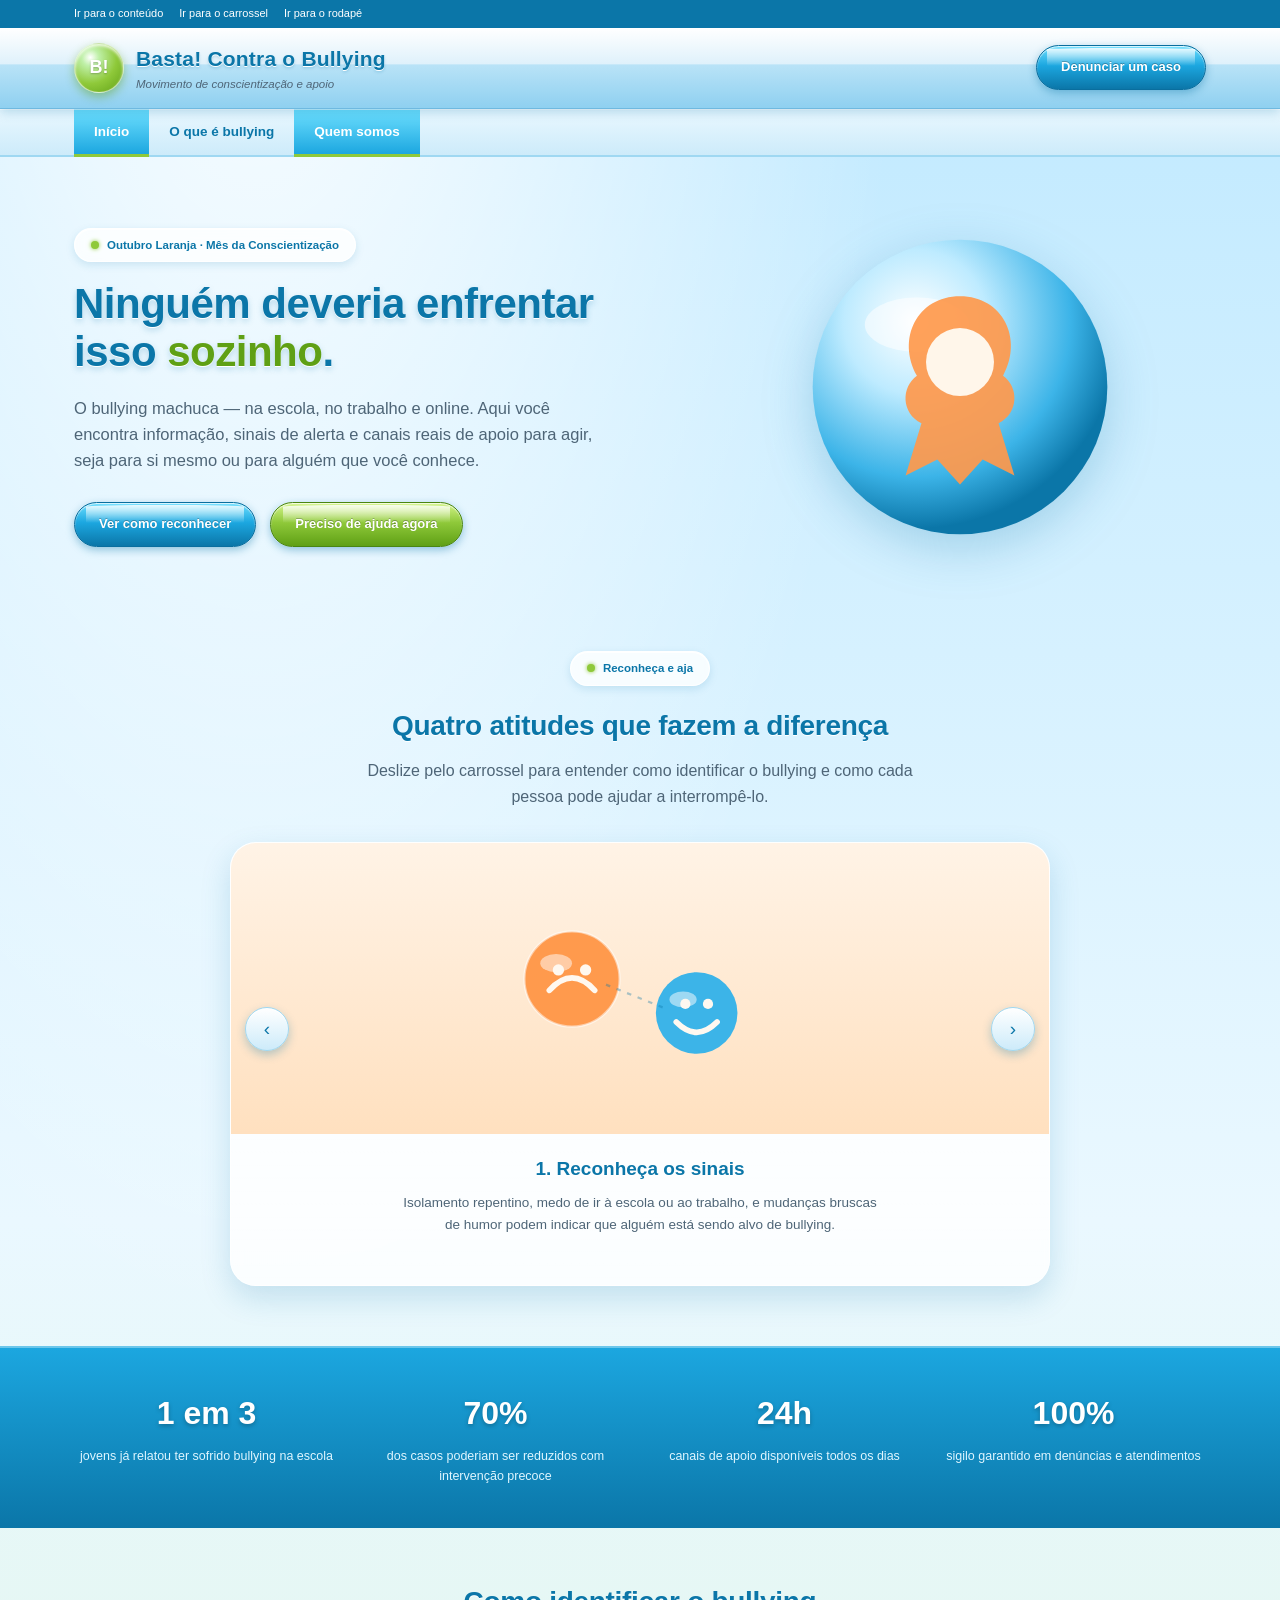
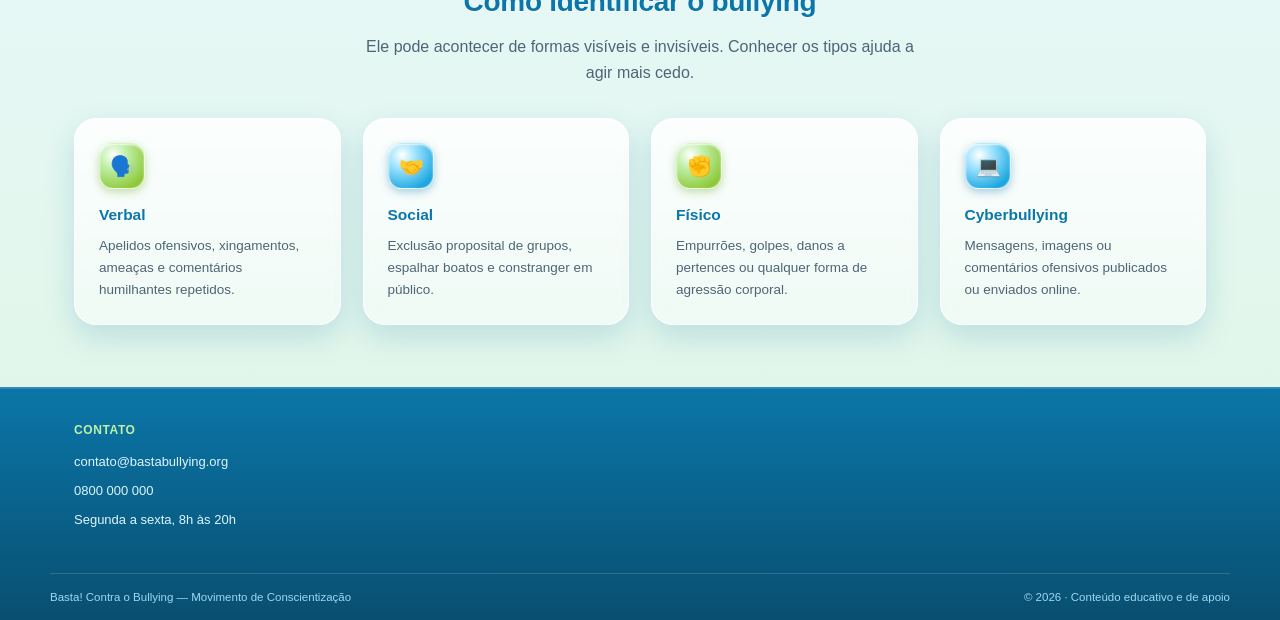
<file: Index.html>
<!DOCTYPE html>
<html lang="pt-br">
<head>
<meta charset="UTF-8">
<meta name="viewport" content="width=device-width, initial-scale=1.0">
<title>Basta! Contra o Bullying — Movimento pela Conscientização</title>
<link rel="stylesheet" href="index.css">
<link rel="icon" type="image/jpg" href="../photos.png">
<script src="indexjs.js"></script>

<!-- // Comentário teste -->


</head>
<body>

  <div class="skip-links">
    <div class="container">
      <a href="#conteudo">Ir para o conteúdo</a>
      <a href="#carrossel">Ir para o carrossel</a>
      <a href="#rodape">Ir para o rodapé</a>
    </div>
  </div>

  <header class="main-header">
    <div class="container header-inner">
      <div class="brand">
        <div class="mark">B!</div>
        <div class="brand-text">
          <div class="title">Basta! Contra o Bullying</div>
          <div class="subtitle">Movimento de conscientização e apoio</div>
        </div>
      </div>
      <a href="../pagina3/form.html" class="glossy-btn">Denunciar um caso</a>
    </div>
  </header>

  <nav class="main-nav">
    <div class="container">
      <ul style="display:flex; flex-wrap:wrap;">
        <li><a href="../pagina1/Index.html" class="active">Início</a></li>
        <li><a href="../pagina5/what.html">O que é bullying</a></li>
        <li><a href="../pagina4/aboutus.html" class="active">Quem somos</a></li>
      </ul>
    </div>
  </nav>

  <main id="conteudo">

    <!-- Hero -->
    <section class="hero">
      <div class="container">
        <div>
          <div class="eyebrow"><span class="dot"></span> Outubro Laranja · Mês da Conscientização</div>
          <h1 class="hero-title">Ninguém deveria enfrentar isso <span>sozinho</span>.</h1>
          <p class="lead">O bullying machuca — na escola, no trabalho e online. Aqui você encontra informação, sinais de alerta e canais reais de apoio para agir, seja para si mesmo ou para alguém que você conhece.</p>
          <div class="hero-actions">
            <a href="#carrossel" class="glossy-btn">Ver como reconhecer</a>
            <a href="mailto:contato@bastabullying.org" class="glossy-btn green">Preciso de ajuda agora</a>
          </div>
        </div>
        <svg class="hero-orb" viewBox="0 0 300 300" xmlns="http://www.w3.org/2000/svg">
          <defs>
            <radialGradient id="orbGrad" cx="35%" cy="28%" r="70%">
              <stop offset="0%" stop-color="#ffffff"/>
              <stop offset="35%" stop-color="#BEEBFF"/>
              <stop offset="75%" stop-color="#3CB4E8"/>
              <stop offset="100%" stop-color="#0B76A8"/>
            </radialGradient>
          </defs>
          <circle cx="150" cy="150" r="130" fill="url(#orbGrad)"/>
          <ellipse cx="112" cy="95" rx="46" ry="24" fill="rgba(255,255,255,.55)"/>
          <path d="M150 70 C112 70 94 108 112 140 C98 150 98 173 116 182 L102 228 L130 214 L150 236 L170 214 L198 228 L184 182 C202 173 202 150 188 140 C206 108 188 70 150 70 Z" fill="#FF9A4D" opacity="0.92"/>
          <circle cx="150" cy="128" r="30" fill="#FFF6EA"/>
        </svg>
      </div>
    </section>

    <!-- Carousel -->
    <section class="carousel-section" id="carrossel">
      <div class="container">
        <div class="section-heading">
          <div class="eyebrow" style="margin-left:auto;margin-right:auto;display:inline-flex;"><span class="dot"></span> Reconheça e aja</div>
          <h2>Quatro atitudes que fazem a diferença</h2>
          <p>Deslize pelo carrossel para entender como identificar o bullying e como cada pessoa pode ajudar a interrompê-lo.</p>
        </div>

        <div class="carousel glass-panel">
          <div class="carousel-track" id="carouselTrack">

            <!-- Slide 1 -->
            <div class="slide">
              <div class="slide-visual" style="--slide-bg:linear-gradient(180deg,#FFF3E6,#FFE0BF);">
                <svg viewBox="0 0 300 220" xmlns="http://www.w3.org/2000/svg">
                  <circle cx="90" cy="90" r="42" fill="#FF9A4D"/>
                  <circle cx="90" cy="90" r="42" fill="none" stroke="#fff" stroke-width="2" opacity="0.5"/>
                  <ellipse cx="76" cy="76" rx="14" ry="8" fill="rgba(255,255,255,.5)"/>
                  <path d="M70 100 q20 22 40 0" stroke="#FFF8F0" stroke-width="5" fill="none" stroke-linecap="round" transform="rotate(180 90 100)"/>
                  <circle cx="78" cy="82" r="5" fill="#FFF8F0"/>
                  <circle cx="102" cy="82" r="5" fill="#FFF8F0"/>
                  <circle cx="200" cy="120" r="36" fill="#3CB4E8"/>
                  <ellipse cx="188" cy="108" rx="12" ry="7" fill="rgba(255,255,255,.5)"/>
                  <path d="M182 128 q18 18 36 0" stroke="#FFF8F0" stroke-width="5" fill="none" stroke-linecap="round"/>
                  <circle cx="190" cy="112" r="4.5" fill="#FFF8F0"/>
                  <circle cx="210" cy="112" r="4.5" fill="#FFF8F0"/>
                  <path d="M120 95 L170 115" stroke="#0B76A8" stroke-width="2" stroke-dasharray="4 6" opacity="0.35"/>
                </svg>
              </div>
              <div class="slide-caption">
                <h3>1. Reconheça os sinais</h3>
                <p>Isolamento repentino, medo de ir à escola ou ao trabalho, e mudanças bruscas de humor podem indicar que alguém está sendo alvo de bullying.</p>
              </div>
            </div>

            <!-- Slide 2 -->
            <div class="slide">
              <div class="slide-visual" style="--slide-bg:linear-gradient(180deg,#E6F8FF,#BFEBFF);">
                <svg viewBox="0 0 300 220" xmlns="http://www.w3.org/2000/svg">
                  <circle cx="150" cy="100" r="46" fill="#3CB4E8"/>
                  <ellipse cx="135" cy="85" rx="15" ry="9" fill="rgba(255,255,255,.5)"/>
                  <path d="M128 108 q22 20 44 0" stroke="#FFF8F0" stroke-width="5" fill="none" stroke-linecap="round"/>
                  <circle cx="136" cy="90" r="5" fill="#FFF8F0"/>
                  <circle cx="164" cy="90" r="5" fill="#FFF8F0"/>
                  <path d="M150 150 L150 190" stroke="#0B76A8" stroke-width="4" stroke-linecap="round"/>
                  <path d="M120 170 L150 190 L180 170" stroke="#FF9A4D" stroke-width="6" fill="none" stroke-linecap="round" stroke-linejoin="round"/>
                  <circle cx="90" cy="150" r="4" fill="#FF9A4D"/>
                  <circle cx="210" cy="150" r="4" fill="#FF9A4D"/>
                  <circle cx="70" cy="130" r="3" fill="#8FC93A"/>
                  <circle cx="230" cy="130" r="3" fill="#8FC93A"/>
                </svg>
              </div>
              <div class="slide-caption">
                <h3>2. Não fique calado</h3>
                <p>Testemunhou uma situação de bullying? Falar com um adulto de confiança, professor ou responsável é o primeiro passo para interromper o ciclo.</p>
              </div>
            </div>

            <!-- Slide 3 -->
            <div class="slide">
              <div class="slide-visual" style="--slide-bg:linear-gradient(180deg,#EAFBD8,#D4F58B);">
                <svg viewBox="0 0 300 220" xmlns="http://www.w3.org/2000/svg">
                  <circle cx="100" cy="110" r="38" fill="#FF9A4D"/>
                  <circle cx="200" cy="110" r="38" fill="#3CB4E8"/>
                  <ellipse cx="88" cy="98" rx="12" ry="7" fill="rgba(255,255,255,.5)"/>
                  <ellipse cx="188" cy="98" rx="12" ry="7" fill="rgba(255,255,255,.5)"/>
                  <path d="M100 148 C100 170 200 170 200 148" stroke="#0B76A8" stroke-width="4" fill="none" stroke-linecap="round"/>
                  <path d="M84 100 q16 16 32 0" stroke="#FFF8F0" stroke-width="4.5" fill="none" stroke-linecap="round"/>
                  <circle cx="90" cy="96" r="4" fill="#FFF8F0"/>
                  <circle cx="112" cy="96" r="4" fill="#FFF8F0"/>
                  <path d="M184 100 q16 16 32 0" stroke="#FFF8F0" stroke-width="4.5" fill="none" stroke-linecap="round"/>
                  <circle cx="190" cy="96" r="4" fill="#FFF8F0"/>
                  <circle cx="212" cy="96" r="4" fill="#FFF8F0"/>
                  <path d="M135 60 L150 40 L165 60" stroke="#5FA015" stroke-width="4" fill="none" stroke-linecap="round" stroke-linejoin="round"/>
                </svg>
              </div>
              <div class="slide-caption">
                <h3>3. Construa empatia</h3>
                <p>Incluir, ouvir e respeitar as diferenças são atitudes simples que fortalecem vínculos e reduzem o espaço para o bullying acontecer.</p>
              </div>
            </div>

            <!-- Slide 4 -->
            <div class="slide">
              <div class="slide-visual" style="--slide-bg:linear-gradient(180deg,#E6F8FF,#CDEBFA);">
                <svg viewBox="0 0 300 220" xmlns="http://www.w3.org/2000/svg">
                  <circle cx="150" cy="110" r="50" fill="none" stroke="#3CB4E8" stroke-width="4" stroke-dasharray="6 8"/>
                  <circle cx="150" cy="95" r="24" fill="#FF9A4D"/>
                  <ellipse cx="142" cy="87" rx="8" ry="5" fill="rgba(255,255,255,.5)"/>
                  <path d="M138 100 q12 12 24 0" stroke="#FFF8F0" stroke-width="3.5" fill="none" stroke-linecap="round"/>
                  <circle cx="142" cy="88" r="2.8" fill="#FFF8F0"/>
                  <circle cx="158" cy="88" r="2.8" fill="#FFF8F0"/>
                  <path d="M150 119 L150 150" stroke="#0B76A8" stroke-width="4" stroke-linecap="round"/>
                  <path d="M120 175 Q150 195 180 175" stroke="#5FA015" stroke-width="4" fill="none" stroke-linecap="round"/>
                  <text x="150" y="207" font-size="11" fill="#0B76A8" text-anchor="middle" font-family="Trebuchet MS" font-weight="700">APOIO</text>
                </svg>
              </div>
              <div class="slide-caption">
                <h3>4. Peça e ofereça apoio</h3>
                <p>Buscar ajuda é um ato de coragem, não de fraqueza. Canais de apoio psicológico e escolar existem para acolher quem precisa.</p>
              </div>
            </div>

          </div>

          <button class="carousel-btn prev" id="prevBtn" aria-label="Anterior">&#8249;</button>
          <button class="carousel-btn next" id="nextBtn" aria-label="Próximo">&#8250;</button>

          <div class="carousel-dots" id="carouselDots"></div>
        </div>
      </div>
    </section>

    <!-- Stats -->
    <section class="stats">
      <div class="container">
        <div class="stat">
          <div class="num">1 em 3</div>
          <div class="label">jovens já relatou ter sofrido bullying na escola</div>
        </div>
        <div class="stat">
          <div class="num">70%</div>
          <div class="label">dos casos poderiam ser reduzidos com intervenção precoce</div>
        </div>
        <div class="stat">
          <div class="num">24h</div>
          <div class="label">canais de apoio disponíveis todos os dias</div>
        </div>
        <div class="stat">
          <div class="num">100%</div>
          <div class="label">sigilo garantido em denúncias e atendimentos</div>
        </div>
      </div>
    </section>

    <!-- Signs cards -->
    <section class="signs">
      <div class="container">
        <div class="section-heading">
          <h2>Como identificar o bullying</h2>
          <p>Ele pode acontecer de formas visíveis e invisíveis. Conhecer os tipos ajuda a agir mais cedo.</p>
        </div>
        <div class="cards">
          <div class="card glass-panel">
            <div class="icon">🗣️</div>
            <h4>Verbal</h4>
            <p>Apelidos ofensivos, xingamentos, ameaças e comentários humilhantes repetidos.</p>
          </div>
          <div class="card glass-panel">
            <div class="icon">🤝</div>
            <h4>Social</h4>
            <p>Exclusão proposital de grupos, espalhar boatos e constranger em público.</p>
          </div>
          <div class="card glass-panel">
            <div class="icon">✊</div>
            <h4>Físico</h4>
            <p>Empurrões, golpes, danos a pertences ou qualquer forma de agressão corporal.</p>
          </div>
          <div class="card glass-panel">
            <div class="icon">💻</div>
            <h4>Cyberbullying</h4>
            <p>Mensagens, imagens ou comentários ofensivos publicados ou enviados online.</p>
          </div>
        </div>
      </div>
    </section>

  </main>

  <footer id="rodape">
    <div class="footer-top">
      <div class="container footer-grid">
        <div>
          <h5>Contato</h5>
          <ul>
            <li><a href="mailto:contato@bastabullying.org">contato@bastabullying.org</a></li>
            <li><a href="tel:0800000000">0800 000 000</a></li>
            <li>Segunda a sexta, 8h às 20h</li>
          </ul>
        </div>
      </div>
    </div>
    <div class="container footer-bottom">
      <span>Basta! Contra o Bullying — Movimento de Conscientização</span>
      <span>© 2026 · Conteúdo educativo e de apoio</span>
    </div>
  </footer>


</body>
</html>
</file>
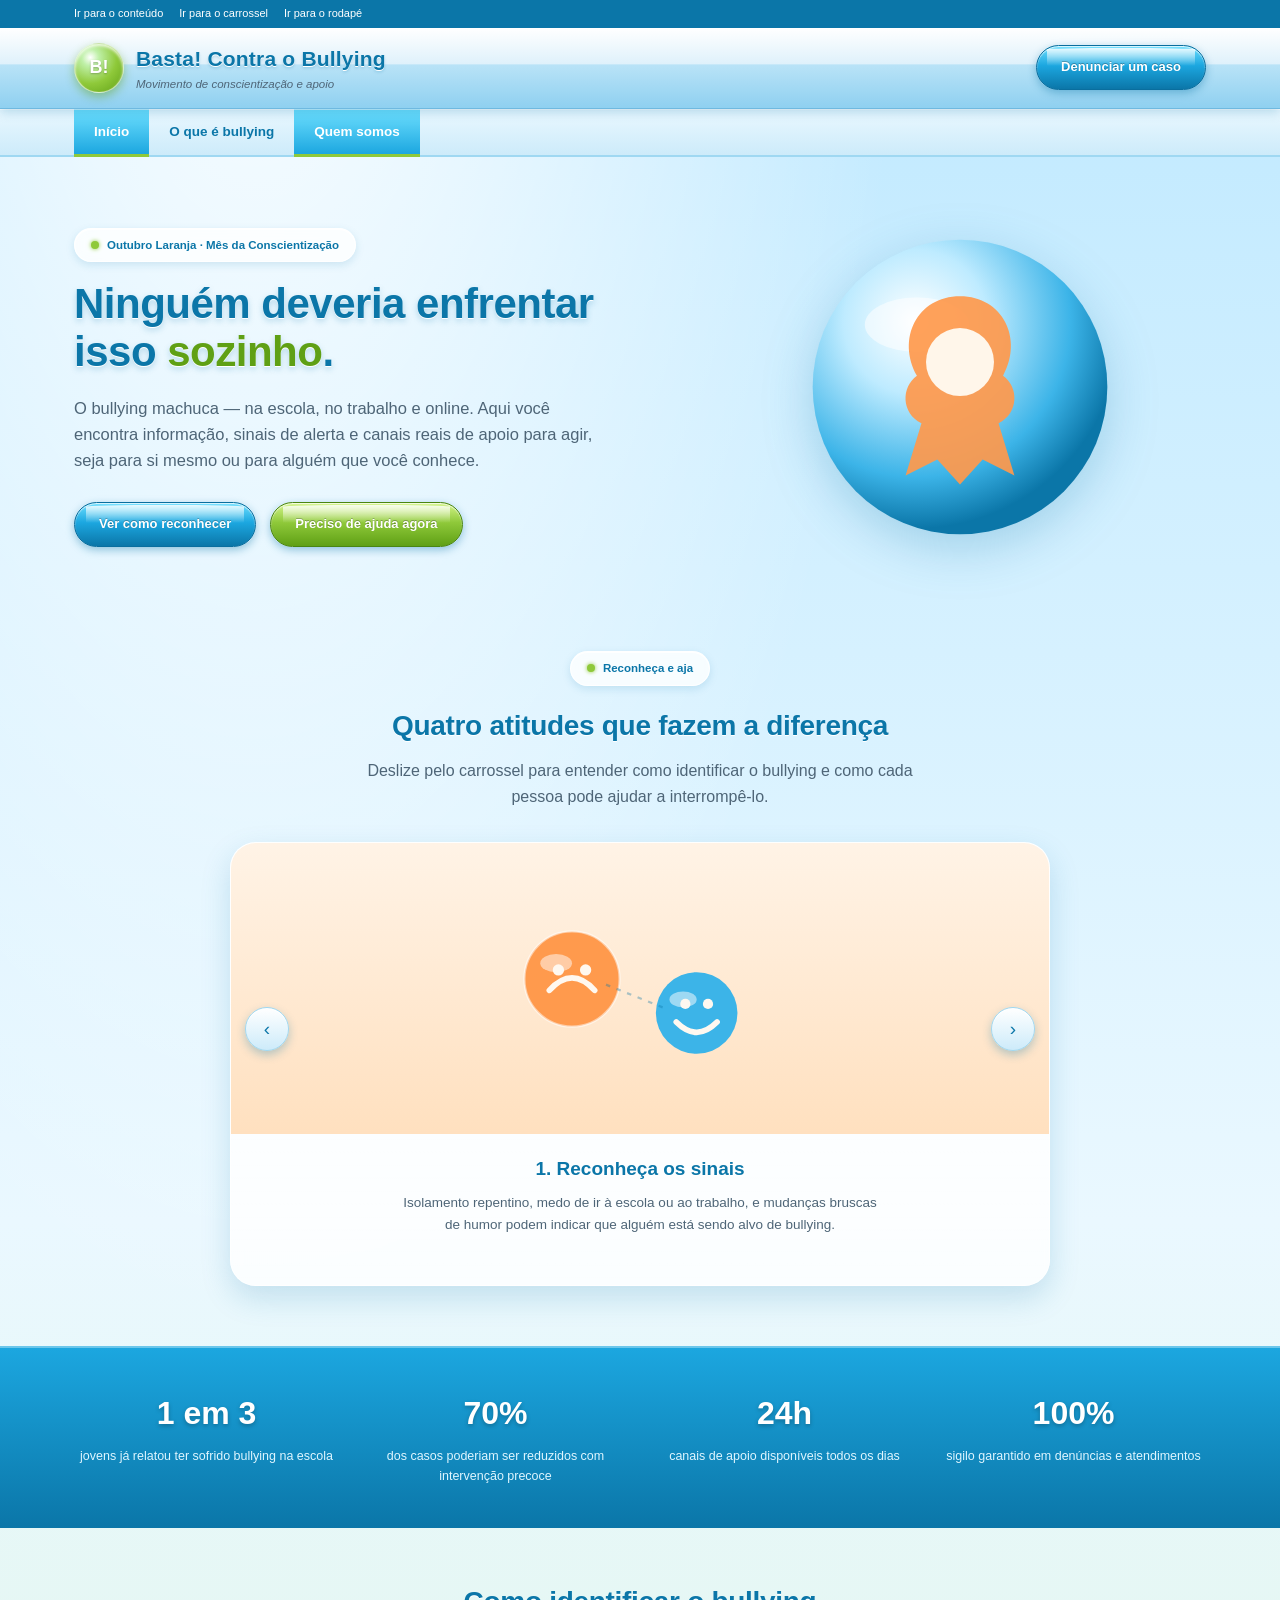
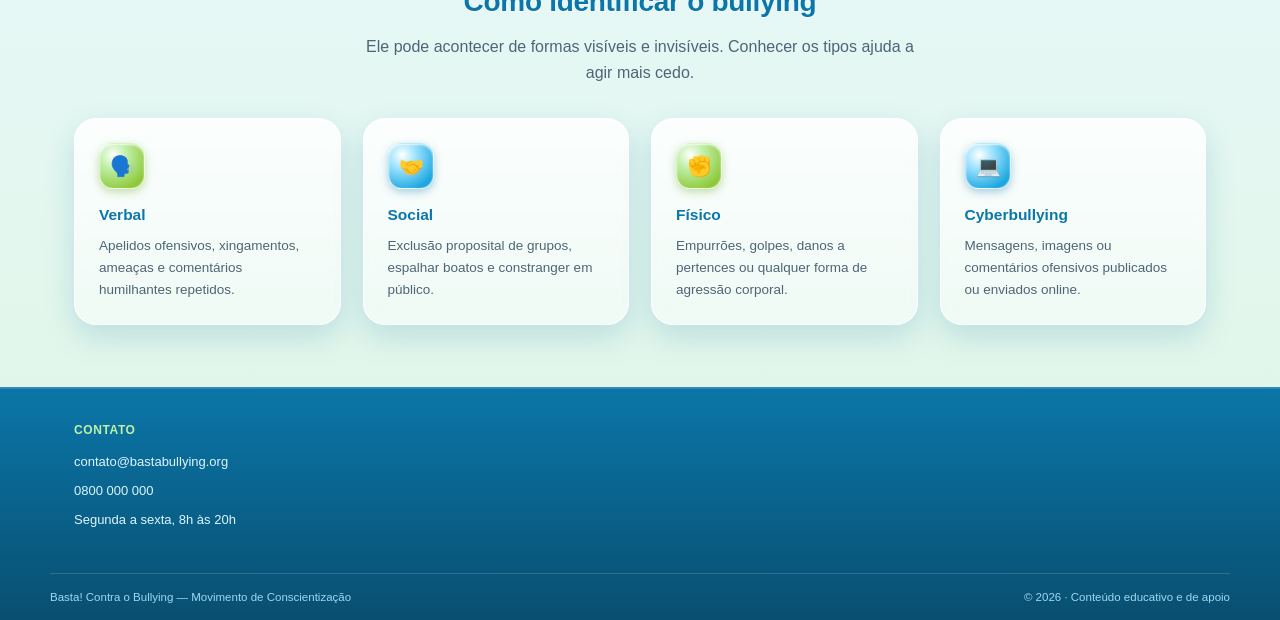
<file: index.html>
<!DOCTYPE html>
<html lang="pt-br">
<head>
<meta charset="UTF-8">
<meta name="viewport" content="width=device-width, initial-scale=1.0">
<title>Basta! Contra o Bullying — Movimento pela Conscientização</title>
<link rel="stylesheet" href="index.css">
<link rel="icon" type="image/jpg" href="../photos.png">
<script src="indexjs.js"></script>
<script src="https://vlibras.gov.br/app/vlibras-plugin.js"></script>

<!-- // Comentário teste -->


</head>
<body>

  <div class="skip-links">
    <div class="container">
      <a href="#conteudo">Ir para o conteúdo</a>
      <a href="#carrossel">Ir para o carrossel</a>
      <a href="#rodape">Ir para o rodapé</a>
    </div>
  </div>

  <header class="main-header">
    <div class="container header-inner">
      <div class="brand">
        <div class="mark">B!</div>
        <div class="brand-text">
          <div class="title">Basta! Contra o Bullying</div>
          <div class="subtitle">Movimento de conscientização e apoio</div>
        </div>
      </div>
      <a href="./ABAIXOBULLYING2/pagina3/form.html" class="glossy-btn">Denunciar um caso</a>
    </div>
  </header>

  <nav class="main-nav">
    <div class="container">
      <ul style="display:flex; flex-wrap:wrap;">
        <li><a href="./ABAIXOBULLYING2/pagina1/Index.html" class="active">Início</a></li>
        <li><a href="./ABAIXOBULLYING2/pagina5/what.html">O que é bullying</a></li>
        <li><a href="./ABAIXOBULLYING2/aboutus.html" class="active">Quem somos</a></li>
      </ul>
    </div>
  </nav>

  <main id="conteudo">

    <!-- Hero -->
    <section class="hero">
      <div class="container">
        <div>
          <div class="eyebrow"><span class="dot"></span> Outubro Laranja · Mês da Conscientização</div>
          <h1 class="hero-title">Ninguém deveria enfrentar isso <span>sozinho</span>.</h1>
          <p class="lead">O bullying machuca — na escola, no trabalho e online. Aqui você encontra informação, sinais de alerta e canais reais de apoio para agir, seja para si mesmo ou para alguém que você conhece.</p>
          <div class="hero-actions">
            <a href="#carrossel" class="glossy-btn">Ver como reconhecer</a>
            <a href="mailto:contato@bastabullying.org" class="glossy-btn green">Preciso de ajuda agora</a>
          </div>
        </div>
        <svg class="hero-orb" viewBox="0 0 300 300" xmlns="http://www.w3.org/2000/svg">
          <defs>
            <radialGradient id="orbGrad" cx="35%" cy="28%" r="70%">
              <stop offset="0%" stop-color="#ffffff"/>
              <stop offset="35%" stop-color="#BEEBFF"/>
              <stop offset="75%" stop-color="#3CB4E8"/>
              <stop offset="100%" stop-color="#0B76A8"/>
            </radialGradient>
          </defs>
          <circle cx="150" cy="150" r="130" fill="url(#orbGrad)"/>
          <ellipse cx="112" cy="95" rx="46" ry="24" fill="rgba(255,255,255,.55)"/>
          <path d="M150 70 C112 70 94 108 112 140 C98 150 98 173 116 182 L102 228 L130 214 L150 236 L170 214 L198 228 L184 182 C202 173 202 150 188 140 C206 108 188 70 150 70 Z" fill="#FF9A4D" opacity="0.92"/>
          <circle cx="150" cy="128" r="30" fill="#FFF6EA"/>
        </svg>
      </div>
    </section>

    <!-- Carousel -->
    <section class="carousel-section" id="carrossel">
      <div class="container">
        <div class="section-heading">
          <div class="eyebrow" style="margin-left:auto;margin-right:auto;display:inline-flex;"><span class="dot"></span> Reconheça e aja</div>
          <h2>Quatro atitudes que fazem a diferença</h2>
          <p>Deslize pelo carrossel para entender como identificar o bullying e como cada pessoa pode ajudar a interrompê-lo.</p>
        </div>

        <div class="carousel glass-panel">
          <div class="carousel-track" id="carouselTrack">

            <!-- Slide 1 -->
            <div class="slide">
              <div class="slide-visual" style="--slide-bg:linear-gradient(180deg,#FFF3E6,#FFE0BF);">
                <svg viewBox="0 0 300 220" xmlns="http://www.w3.org/2000/svg">
                  <circle cx="90" cy="90" r="42" fill="#FF9A4D"/>
                  <circle cx="90" cy="90" r="42" fill="none" stroke="#fff" stroke-width="2" opacity="0.5"/>
                  <ellipse cx="76" cy="76" rx="14" ry="8" fill="rgba(255,255,255,.5)"/>
                  <path d="M70 100 q20 22 40 0" stroke="#FFF8F0" stroke-width="5" fill="none" stroke-linecap="round" transform="rotate(180 90 100)"/>
                  <circle cx="78" cy="82" r="5" fill="#FFF8F0"/>
                  <circle cx="102" cy="82" r="5" fill="#FFF8F0"/>
                  <circle cx="200" cy="120" r="36" fill="#3CB4E8"/>
                  <ellipse cx="188" cy="108" rx="12" ry="7" fill="rgba(255,255,255,.5)"/>
                  <path d="M182 128 q18 18 36 0" stroke="#FFF8F0" stroke-width="5" fill="none" stroke-linecap="round"/>
                  <circle cx="190" cy="112" r="4.5" fill="#FFF8F0"/>
                  <circle cx="210" cy="112" r="4.5" fill="#FFF8F0"/>
                  <path d="M120 95 L170 115" stroke="#0B76A8" stroke-width="2" stroke-dasharray="4 6" opacity="0.35"/>
                </svg>
              </div>
              <div class="slide-caption">
                <h3>1. Reconheça os sinais</h3>
                <p>Isolamento repentino, medo de ir à escola ou ao trabalho, e mudanças bruscas de humor podem indicar que alguém está sendo alvo de bullying.</p>
              </div>
            </div>

            <!-- Slide 2 -->
            <div class="slide">
              <div class="slide-visual" style="--slide-bg:linear-gradient(180deg,#E6F8FF,#BFEBFF);">
                <svg viewBox="0 0 300 220" xmlns="http://www.w3.org/2000/svg">
                  <circle cx="150" cy="100" r="46" fill="#3CB4E8"/>
                  <ellipse cx="135" cy="85" rx="15" ry="9" fill="rgba(255,255,255,.5)"/>
                  <path d="M128 108 q22 20 44 0" stroke="#FFF8F0" stroke-width="5" fill="none" stroke-linecap="round"/>
                  <circle cx="136" cy="90" r="5" fill="#FFF8F0"/>
                  <circle cx="164" cy="90" r="5" fill="#FFF8F0"/>
                  <path d="M150 150 L150 190" stroke="#0B76A8" stroke-width="4" stroke-linecap="round"/>
                  <path d="M120 170 L150 190 L180 170" stroke="#FF9A4D" stroke-width="6" fill="none" stroke-linecap="round" stroke-linejoin="round"/>
                  <circle cx="90" cy="150" r="4" fill="#FF9A4D"/>
                  <circle cx="210" cy="150" r="4" fill="#FF9A4D"/>
                  <circle cx="70" cy="130" r="3" fill="#8FC93A"/>
                  <circle cx="230" cy="130" r="3" fill="#8FC93A"/>
                </svg>
              </div>
              <div class="slide-caption">
                <h3>2. Não fique calado</h3>
                <p>Testemunhou uma situação de bullying? Falar com um adulto de confiança, professor ou responsável é o primeiro passo para interromper o ciclo.</p>
              </div>
            </div>

            <!-- Slide 3 -->
            <div class="slide">
              <div class="slide-visual" style="--slide-bg:linear-gradient(180deg,#EAFBD8,#D4F58B);">
                <svg viewBox="0 0 300 220" xmlns="http://www.w3.org/2000/svg">
                  <circle cx="100" cy="110" r="38" fill="#FF9A4D"/>
                  <circle cx="200" cy="110" r="38" fill="#3CB4E8"/>
                  <ellipse cx="88" cy="98" rx="12" ry="7" fill="rgba(255,255,255,.5)"/>
                  <ellipse cx="188" cy="98" rx="12" ry="7" fill="rgba(255,255,255,.5)"/>
                  <path d="M100 148 C100 170 200 170 200 148" stroke="#0B76A8" stroke-width="4" fill="none" stroke-linecap="round"/>
                  <path d="M84 100 q16 16 32 0" stroke="#FFF8F0" stroke-width="4.5" fill="none" stroke-linecap="round"/>
                  <circle cx="90" cy="96" r="4" fill="#FFF8F0"/>
                  <circle cx="112" cy="96" r="4" fill="#FFF8F0"/>
                  <path d="M184 100 q16 16 32 0" stroke="#FFF8F0" stroke-width="4.5" fill="none" stroke-linecap="round"/>
                  <circle cx="190" cy="96" r="4" fill="#FFF8F0"/>
                  <circle cx="212" cy="96" r="4" fill="#FFF8F0"/>
                  <path d="M135 60 L150 40 L165 60" stroke="#5FA015" stroke-width="4" fill="none" stroke-linecap="round" stroke-linejoin="round"/>
                </svg>
              </div>
              <div class="slide-caption">
                <h3>3. Construa empatia</h3>
                <p>Incluir, ouvir e respeitar as diferenças são atitudes simples que fortalecem vínculos e reduzem o espaço para o bullying acontecer.</p>
              </div>
            </div>

            <!-- Slide 4 -->
            <div class="slide">
              <div class="slide-visual" style="--slide-bg:linear-gradient(180deg,#E6F8FF,#CDEBFA);">
                <svg viewBox="0 0 300 220" xmlns="http://www.w3.org/2000/svg">
                  <circle cx="150" cy="110" r="50" fill="none" stroke="#3CB4E8" stroke-width="4" stroke-dasharray="6 8"/>
                  <circle cx="150" cy="95" r="24" fill="#FF9A4D"/>
                  <ellipse cx="142" cy="87" rx="8" ry="5" fill="rgba(255,255,255,.5)"/>
                  <path d="M138 100 q12 12 24 0" stroke="#FFF8F0" stroke-width="3.5" fill="none" stroke-linecap="round"/>
                  <circle cx="142" cy="88" r="2.8" fill="#FFF8F0"/>
                  <circle cx="158" cy="88" r="2.8" fill="#FFF8F0"/>
                  <path d="M150 119 L150 150" stroke="#0B76A8" stroke-width="4" stroke-linecap="round"/>
                  <path d="M120 175 Q150 195 180 175" stroke="#5FA015" stroke-width="4" fill="none" stroke-linecap="round"/>
                  <text x="150" y="207" font-size="11" fill="#0B76A8" text-anchor="middle" font-family="Trebuchet MS" font-weight="700">APOIO</text>
                </svg>
              </div>
              <div class="slide-caption">
                <h3>4. Peça e ofereça apoio</h3>
                <p>Buscar ajuda é um ato de coragem, não de fraqueza. Canais de apoio psicológico e escolar existem para acolher quem precisa.</p>
              </div>
            </div>

          </div>

          <button class="carousel-btn prev" id="prevBtn" aria-label="Anterior">&#8249;</button>
          <button class="carousel-btn next" id="nextBtn" aria-label="Próximo">&#8250;</button>

          <div class="carousel-dots" id="carouselDots"></div>
        </div>
      </div>
    </section>

    <!-- Stats -->
    <section class="stats">
      <div class="container">
        <div class="stat">
          <div class="num">1 em 3</div>
          <div class="label">jovens já relatou ter sofrido bullying na escola</div>
        </div>
        <div class="stat">
          <div class="num">70%</div>
          <div class="label">dos casos poderiam ser reduzidos com intervenção precoce</div>
        </div>
        <div class="stat">
          <div class="num">24h</div>
          <div class="label">canais de apoio disponíveis todos os dias</div>
        </div>
        <div class="stat">
          <div class="num">100%</div>
          <div class="label">sigilo garantido em denúncias e atendimentos</div>
        </div>
      </div>
    </section>

    <!-- Signs cards -->
    <section class="signs">
      <div class="container">
        <div class="section-heading">
          <h2>Como identificar o bullying</h2>
          <p>Ele pode acontecer de formas visíveis e invisíveis. Conhecer os tipos ajuda a agir mais cedo.</p>
        </div>
        <div class="cards">
          <div class="card glass-panel">
            <div class="icon">🗣️</div>
            <h4>Verbal</h4>
            <p>Apelidos ofensivos, xingamentos, ameaças e comentários humilhantes repetidos.</p>
          </div>
          <div class="card glass-panel">
            <div class="icon">🤝</div>
            <h4>Social</h4>
            <p>Exclusão proposital de grupos, espalhar boatos e constranger em público.</p>
          </div>
          <div class="card glass-panel">
            <div class="icon">✊</div>
            <h4>Físico</h4>
            <p>Empurrões, golpes, danos a pertences ou qualquer forma de agressão corporal.</p>
          </div>
          <div class="card glass-panel">
            <div class="icon">💻</div>
            <h4>Cyberbullying</h4>
            <p>Mensagens, imagens ou comentários ofensivos publicados ou enviados online.</p>
          </div>
        </div>
      </div>
    </section>

  </main>

  <footer id="rodape">
    <div class="footer-top">
      <div class="container footer-grid">
        <div>
          <h5>Contato</h5>
          <ul>
            <li><a href="mailto:contato@bastabullying.org">contato@bastabullying.org</a></li>
            <li><a href="tel:0800000000">0800 000 000</a></li>
            <li>Segunda a sexta, 8h às 20h</li>
          </ul>
        </div>
      </div>
    </div>
    <div class="container footer-bottom">
      <span>Basta! Contra o Bullying — Movimento de Conscientização</span>
      <span>© 2026 · Conteúdo educativo e de apoio</span>
    </div>
  </footer>


</body>
</html>
</file>
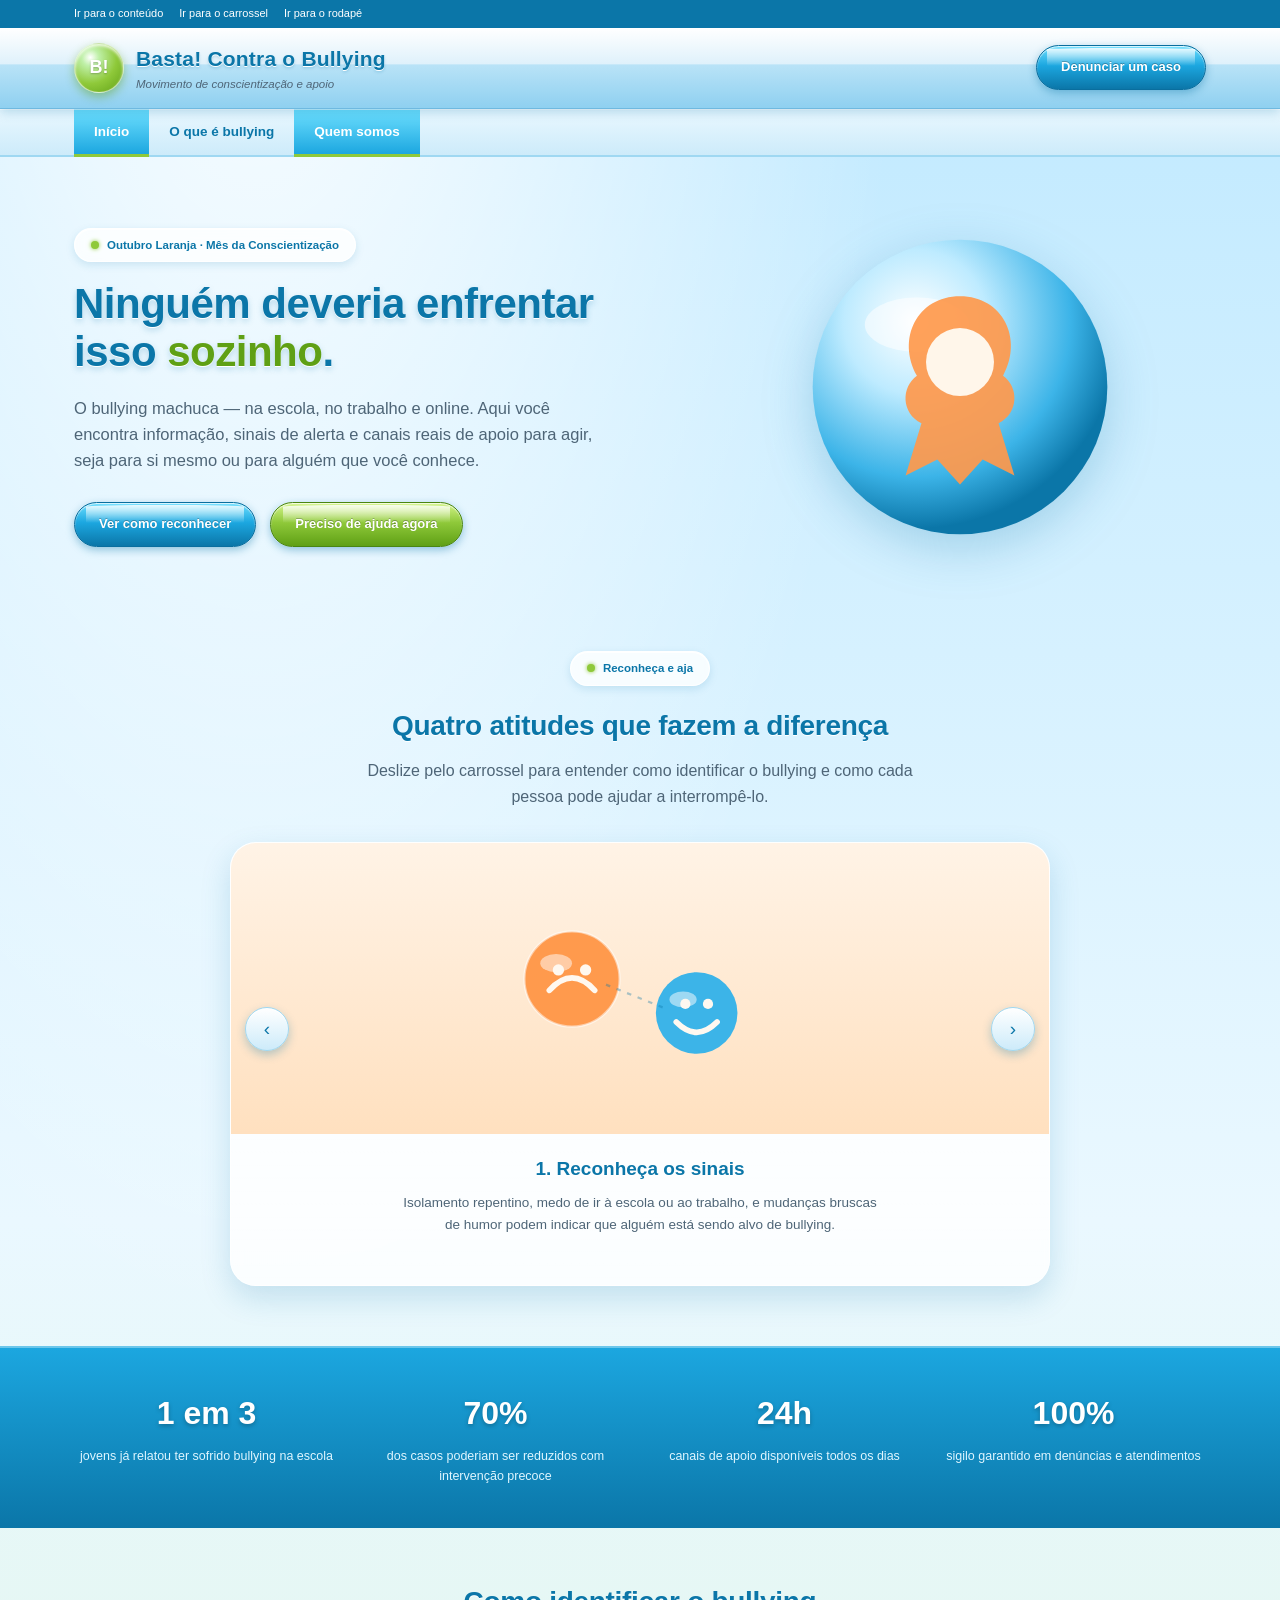
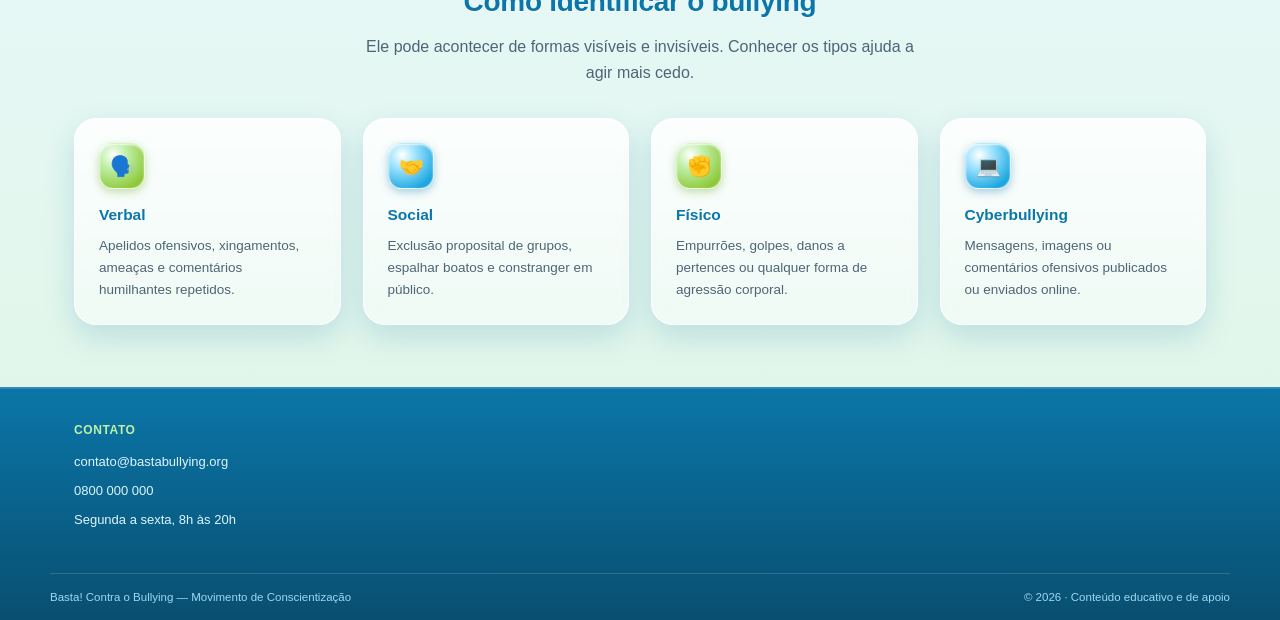
<file: ABAIXOBULLYING2/pagina1/Index.html>
<!DOCTYPE html>
<html lang="pt-br">
<head>
<meta charset="UTF-8">
<meta name="viewport" content="width=device-width, initial-scale=1.0">
<title>Basta! Contra o Bullying — Movimento pela Conscientização</title>
<link rel="stylesheet" href="index.css">
<link rel="icon" type="image/jpg" href="../photos.png">
<script src="indexjs.js"></script>
<script src="https://vlibras.gov.br/app/vlibras-plugin.js"></script>


</head>
<body>

  <div class="skip-links">
    <div class="container">
      <a href="#conteudo">Ir para o conteúdo</a>
      <a href="#carrossel">Ir para o carrossel</a>
      <a href="#rodape">Ir para o rodapé</a>
    </div>
  </div>

  <header class="main-header">
    <div class="container header-inner">
      <div class="brand">
        <div class="mark">B!</div>
        <div class="brand-text">
          <div class="title">Basta! Contra o Bullying</div>
          <div class="subtitle">Movimento de conscientização e apoio</div>
        </div>
      </div>
      <a href="../pagina3/form.html" class="glossy-btn">Denunciar um caso</a>
    </div>
  </header>

  <nav class="main-nav">
    <div class="container">
      <ul style="display:flex; flex-wrap:wrap;">
        <li><a href="../pagina1/Index.html" class="active">Início</a></li>
        <li><a href="../pagina5/what.html">O que é bullying</a></li>
        <li><a href="../pagina4/aboutus.html" class="active">Quem somos</a></li>
      </ul>
    </div>
  </nav>

  <main id="conteudo">

    <!-- Hero -->
    <section class="hero">
      <div class="container">
        <div>
          <div class="eyebrow"><span class="dot"></span> Outubro Laranja · Mês da Conscientização</div>
          <h1 class="hero-title">Ninguém deveria enfrentar isso <span>sozinho</span>.</h1>
          <p class="lead">O bullying machuca — na escola, no trabalho e online. Aqui você encontra informação, sinais de alerta e canais reais de apoio para agir, seja para si mesmo ou para alguém que você conhece.</p>
          <div class="hero-actions">
            <a href="#carrossel" class="glossy-btn">Ver como reconhecer</a>
            <a href="mailto:contato@bastabullying.org" class="glossy-btn green">Preciso de ajuda agora</a>
          </div>
        </div>
        <svg class="hero-orb" viewBox="0 0 300 300" xmlns="http://www.w3.org/2000/svg">
          <defs>
            <radialGradient id="orbGrad" cx="35%" cy="28%" r="70%">
              <stop offset="0%" stop-color="#ffffff"/>
              <stop offset="35%" stop-color="#BEEBFF"/>
              <stop offset="75%" stop-color="#3CB4E8"/>
              <stop offset="100%" stop-color="#0B76A8"/>
            </radialGradient>
          </defs>
          <circle cx="150" cy="150" r="130" fill="url(#orbGrad)"/>
          <ellipse cx="112" cy="95" rx="46" ry="24" fill="rgba(255,255,255,.55)"/>
          <path d="M150 70 C112 70 94 108 112 140 C98 150 98 173 116 182 L102 228 L130 214 L150 236 L170 214 L198 228 L184 182 C202 173 202 150 188 140 C206 108 188 70 150 70 Z" fill="#FF9A4D" opacity="0.92"/>
          <circle cx="150" cy="128" r="30" fill="#FFF6EA"/>
        </svg>
      </div>
    </section>

    <!-- Carousel -->
    <section class="carousel-section" id="carrossel">
      <div class="container">
        <div class="section-heading">
          <div class="eyebrow" style="margin-left:auto;margin-right:auto;display:inline-flex;"><span class="dot"></span> Reconheça e aja</div>
          <h2>Quatro atitudes que fazem a diferença</h2>
          <p>Deslize pelo carrossel para entender como identificar o bullying e como cada pessoa pode ajudar a interrompê-lo.</p>
        </div>

        <div class="carousel glass-panel">
          <div class="carousel-track" id="carouselTrack">

            <!-- Slide 1 -->
            <div class="slide">
              <div class="slide-visual" style="--slide-bg:linear-gradient(180deg,#FFF3E6,#FFE0BF);">
                <svg viewBox="0 0 300 220" xmlns="http://www.w3.org/2000/svg">
                  <circle cx="90" cy="90" r="42" fill="#FF9A4D"/>
                  <circle cx="90" cy="90" r="42" fill="none" stroke="#fff" stroke-width="2" opacity="0.5"/>
                  <ellipse cx="76" cy="76" rx="14" ry="8" fill="rgba(255,255,255,.5)"/>
                  <path d="M70 100 q20 22 40 0" stroke="#FFF8F0" stroke-width="5" fill="none" stroke-linecap="round" transform="rotate(180 90 100)"/>
                  <circle cx="78" cy="82" r="5" fill="#FFF8F0"/>
                  <circle cx="102" cy="82" r="5" fill="#FFF8F0"/>
                  <circle cx="200" cy="120" r="36" fill="#3CB4E8"/>
                  <ellipse cx="188" cy="108" rx="12" ry="7" fill="rgba(255,255,255,.5)"/>
                  <path d="M182 128 q18 18 36 0" stroke="#FFF8F0" stroke-width="5" fill="none" stroke-linecap="round"/>
                  <circle cx="190" cy="112" r="4.5" fill="#FFF8F0"/>
                  <circle cx="210" cy="112" r="4.5" fill="#FFF8F0"/>
                  <path d="M120 95 L170 115" stroke="#0B76A8" stroke-width="2" stroke-dasharray="4 6" opacity="0.35"/>
                </svg>
              </div>
              <div class="slide-caption">
                <h3>1. Reconheça os sinais</h3>
                <p>Isolamento repentino, medo de ir à escola ou ao trabalho, e mudanças bruscas de humor podem indicar que alguém está sendo alvo de bullying.</p>
              </div>
            </div>

            <!-- Slide 2 -->
            <div class="slide">
              <div class="slide-visual" style="--slide-bg:linear-gradient(180deg,#E6F8FF,#BFEBFF);">
                <svg viewBox="0 0 300 220" xmlns="http://www.w3.org/2000/svg">
                  <circle cx="150" cy="100" r="46" fill="#3CB4E8"/>
                  <ellipse cx="135" cy="85" rx="15" ry="9" fill="rgba(255,255,255,.5)"/>
                  <path d="M128 108 q22 20 44 0" stroke="#FFF8F0" stroke-width="5" fill="none" stroke-linecap="round"/>
                  <circle cx="136" cy="90" r="5" fill="#FFF8F0"/>
                  <circle cx="164" cy="90" r="5" fill="#FFF8F0"/>
                  <path d="M150 150 L150 190" stroke="#0B76A8" stroke-width="4" stroke-linecap="round"/>
                  <path d="M120 170 L150 190 L180 170" stroke="#FF9A4D" stroke-width="6" fill="none" stroke-linecap="round" stroke-linejoin="round"/>
                  <circle cx="90" cy="150" r="4" fill="#FF9A4D"/>
                  <circle cx="210" cy="150" r="4" fill="#FF9A4D"/>
                  <circle cx="70" cy="130" r="3" fill="#8FC93A"/>
                  <circle cx="230" cy="130" r="3" fill="#8FC93A"/>
                </svg>
              </div>
              <div class="slide-caption">
                <h3>2. Não fique calado</h3>
                <p>Testemunhou uma situação de bullying? Falar com um adulto de confiança, professor ou responsável é o primeiro passo para interromper o ciclo.</p>
              </div>
            </div>

            <!-- Slide 3 -->
            <div class="slide">
              <div class="slide-visual" style="--slide-bg:linear-gradient(180deg,#EAFBD8,#D4F58B);">
                <svg viewBox="0 0 300 220" xmlns="http://www.w3.org/2000/svg">
                  <circle cx="100" cy="110" r="38" fill="#FF9A4D"/>
                  <circle cx="200" cy="110" r="38" fill="#3CB4E8"/>
                  <ellipse cx="88" cy="98" rx="12" ry="7" fill="rgba(255,255,255,.5)"/>
                  <ellipse cx="188" cy="98" rx="12" ry="7" fill="rgba(255,255,255,.5)"/>
                  <path d="M100 148 C100 170 200 170 200 148" stroke="#0B76A8" stroke-width="4" fill="none" stroke-linecap="round"/>
                  <path d="M84 100 q16 16 32 0" stroke="#FFF8F0" stroke-width="4.5" fill="none" stroke-linecap="round"/>
                  <circle cx="90" cy="96" r="4" fill="#FFF8F0"/>
                  <circle cx="112" cy="96" r="4" fill="#FFF8F0"/>
                  <path d="M184 100 q16 16 32 0" stroke="#FFF8F0" stroke-width="4.5" fill="none" stroke-linecap="round"/>
                  <circle cx="190" cy="96" r="4" fill="#FFF8F0"/>
                  <circle cx="212" cy="96" r="4" fill="#FFF8F0"/>
                  <path d="M135 60 L150 40 L165 60" stroke="#5FA015" stroke-width="4" fill="none" stroke-linecap="round" stroke-linejoin="round"/>
                </svg>
              </div>
              <div class="slide-caption">
                <h3>3. Construa empatia</h3>
                <p>Incluir, ouvir e respeitar as diferenças são atitudes simples que fortalecem vínculos e reduzem o espaço para o bullying acontecer.</p>
              </div>
            </div>

            <!-- Slide 4 -->
            <div class="slide">
              <div class="slide-visual" style="--slide-bg:linear-gradient(180deg,#E6F8FF,#CDEBFA);">
                <svg viewBox="0 0 300 220" xmlns="http://www.w3.org/2000/svg">
                  <circle cx="150" cy="110" r="50" fill="none" stroke="#3CB4E8" stroke-width="4" stroke-dasharray="6 8"/>
                  <circle cx="150" cy="95" r="24" fill="#FF9A4D"/>
                  <ellipse cx="142" cy="87" rx="8" ry="5" fill="rgba(255,255,255,.5)"/>
                  <path d="M138 100 q12 12 24 0" stroke="#FFF8F0" stroke-width="3.5" fill="none" stroke-linecap="round"/>
                  <circle cx="142" cy="88" r="2.8" fill="#FFF8F0"/>
                  <circle cx="158" cy="88" r="2.8" fill="#FFF8F0"/>
                  <path d="M150 119 L150 150" stroke="#0B76A8" stroke-width="4" stroke-linecap="round"/>
                  <path d="M120 175 Q150 195 180 175" stroke="#5FA015" stroke-width="4" fill="none" stroke-linecap="round"/>
                  <text x="150" y="207" font-size="11" fill="#0B76A8" text-anchor="middle" font-family="Trebuchet MS" font-weight="700">APOIO</text>
                </svg>
              </div>
              <div class="slide-caption">
                <h3>4. Peça e ofereça apoio</h3>
                <p>Buscar ajuda é um ato de coragem, não de fraqueza. Canais de apoio psicológico e escolar existem para acolher quem precisa.</p>
              </div>
            </div>

          </div>

          <button class="carousel-btn prev" id="prevBtn" aria-label="Anterior">&#8249;</button>
          <button class="carousel-btn next" id="nextBtn" aria-label="Próximo">&#8250;</button>

          <div class="carousel-dots" id="carouselDots"></div>
        </div>
      </div>
    </section>

    <!-- Stats -->
    <section class="stats">
      <div class="container">
        <div class="stat">
          <div class="num">1 em 3</div>
          <div class="label">jovens já relatou ter sofrido bullying na escola</div>
        </div>
        <div class="stat">
          <div class="num">70%</div>
          <div class="label">dos casos poderiam ser reduzidos com intervenção precoce</div>
        </div>
        <div class="stat">
          <div class="num">24h</div>
          <div class="label">canais de apoio disponíveis todos os dias</div>
        </div>
        <div class="stat">
          <div class="num">100%</div>
          <div class="label">sigilo garantido em denúncias e atendimentos</div>
        </div>
      </div>
    </section>

    <!-- Signs cards -->
    <section class="signs">
      <div class="container">
        <div class="section-heading">
          <h2>Como identificar o bullying</h2>
          <p>Ele pode acontecer de formas visíveis e invisíveis. Conhecer os tipos ajuda a agir mais cedo.</p>
        </div>
        <div class="cards">
          <div class="card glass-panel">
            <div class="icon">🗣️</div>
            <h4>Verbal</h4>
            <p>Apelidos ofensivos, xingamentos, ameaças e comentários humilhantes repetidos.</p>
          </div>
          <div class="card glass-panel">
            <div class="icon">🤝</div>
            <h4>Social</h4>
            <p>Exclusão proposital de grupos, espalhar boatos e constranger em público.</p>
          </div>
          <div class="card glass-panel">
            <div class="icon">✊</div>
            <h4>Físico</h4>
            <p>Empurrões, golpes, danos a pertences ou qualquer forma de agressão corporal.</p>
          </div>
          <div class="card glass-panel">
            <div class="icon">💻</div>
            <h4>Cyberbullying</h4>
            <p>Mensagens, imagens ou comentários ofensivos publicados ou enviados online.</p>
          </div>
        </div>
      </div>
    </section>

  </main>

  <footer id="rodape">
    <div class="footer-top">
      <div class="container footer-grid">
        <div>
          <h5>Contato</h5>
          <ul>
            <li><a href="mailto:contato@bastabullying.org">contato@bastabullying.org</a></li>
            <li><a href="tel:0800000000">0800 000 000</a></li>
            <li>Segunda a sexta, 8h às 20h</li>
          </ul>
        </div>
      </div>
    </div>
    <div class="container footer-bottom">
      <span>Basta! Contra o Bullying — Movimento de Conscientização</span>
      <span>© 2026 · Conteúdo educativo e de apoio</span>
    </div>
  </footer>


</body>
</html>
</file>
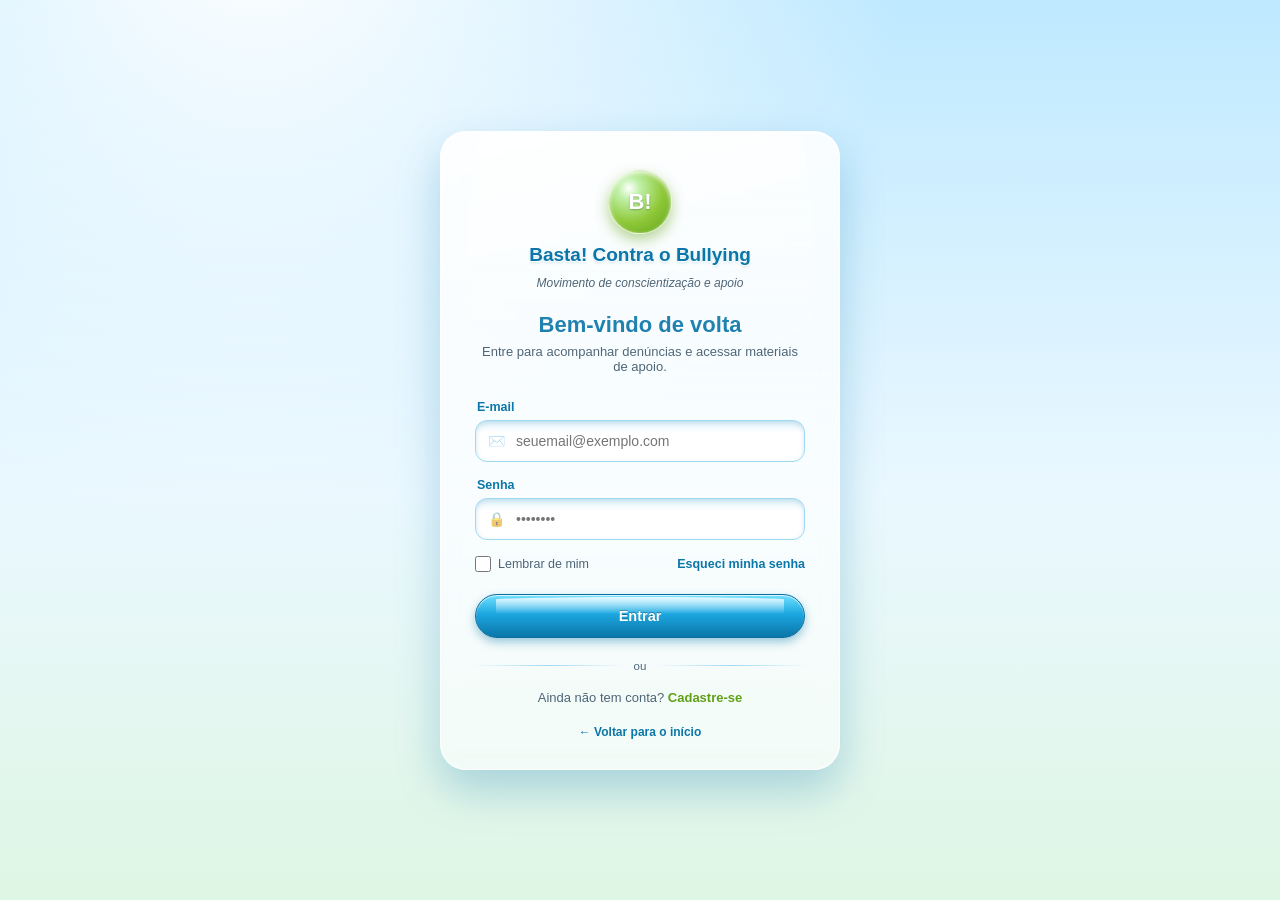
<file: ABAIXOBULLYING2/pagina2/login.html>
<!DOCTYPE html>
<html lang="pt-br">
<head>
<meta charset="UTF-8">
<meta name="viewport" content="width=device-width, initial-scale=1.0">
<title>Entrar — Basta! Contra o Bullying</title>
<link rel="stylesheet" href="login.css">
<link rel="icon" type="image/jpg" href="../photos.png">
<script src="https://vlibras.gov.br/app/vlibras-plugin.js"></script>

</head>
<body>

  <div class="login-card">
    <div class="login-brand">
      <div class="mark">B!</div>
      <div class="title">Basta! Contra o Bullying</div>
      <div class="subtitle">Movimento de conscientização e apoio</div>
    </div>

    <h1 class="login-heading">Bem-vindo de volta</h1>
    <p class="login-sub">Entre para acompanhar denúncias e acessar materiais de apoio.</p>

    <form>
      <div class="field">
        <label for="email">E-mail</label>
        <div class="input-wrap">
          <span class="input-icon">✉️</span>
          <input type="email" id="email" placeholder="seuemail@exemplo.com" autocomplete="email">
        </div>
      </div>

      <div class="field">
        <label for="senha">Senha</label>
        <div class="input-wrap">
          <span class="input-icon">🔒</span>
          <input type="password" id="senha" placeholder="••••••••" autocomplete="current-password">
        </div>
      </div>

      <div class="row-between">
        <label class="remember">
          <input type="checkbox">
          Lembrar de mim
        </label>
        <a href="#" class="forgot-link">Esqueci minha senha</a>
      </div>

      <button type="submit" class="glossy-btn">Entrar</button>
    </form>

    <div class="divider">ou</div>

    <p class="signup-line">Ainda não tem conta? <a href="../pagina6/signup.html">Cadastre-se</a></p>

    <a href="../pagina1/Index.html" class="back-home">← Voltar para o início</a>
  </div>

</body>
</html>
</file>
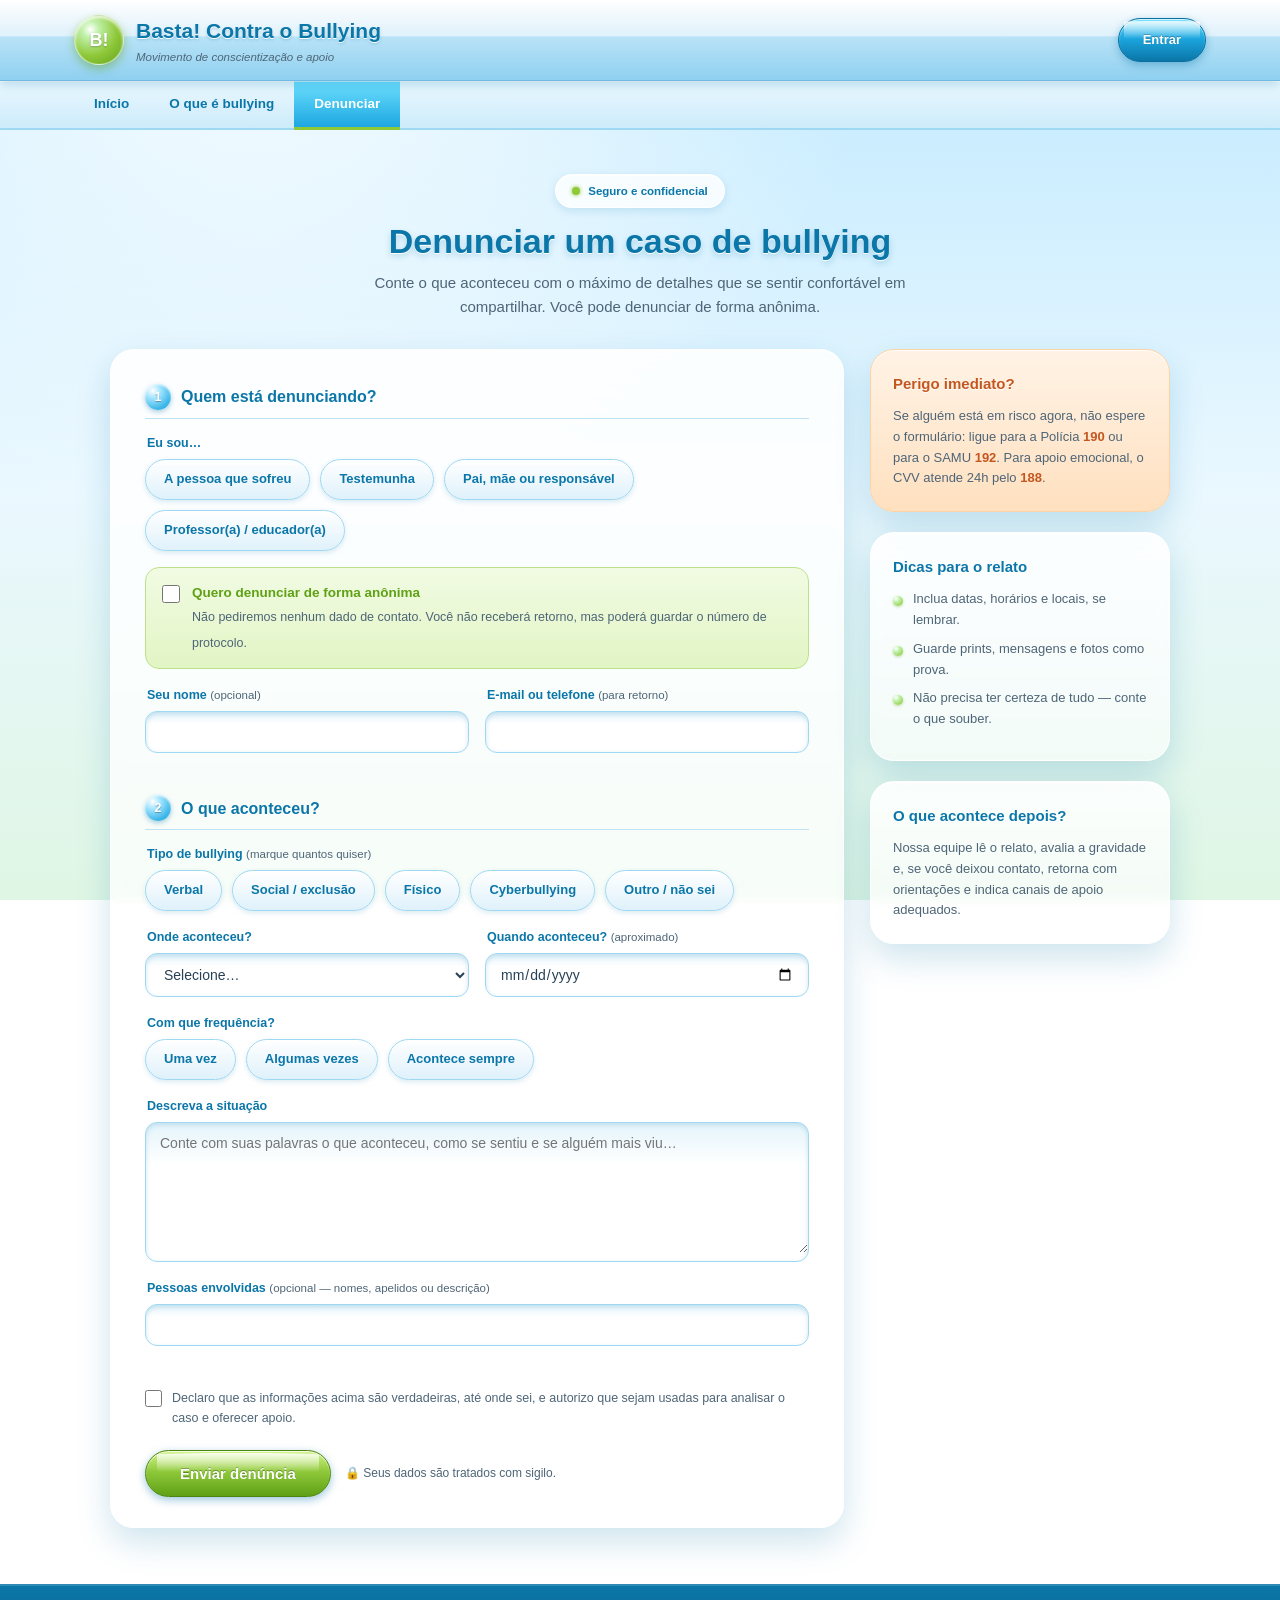
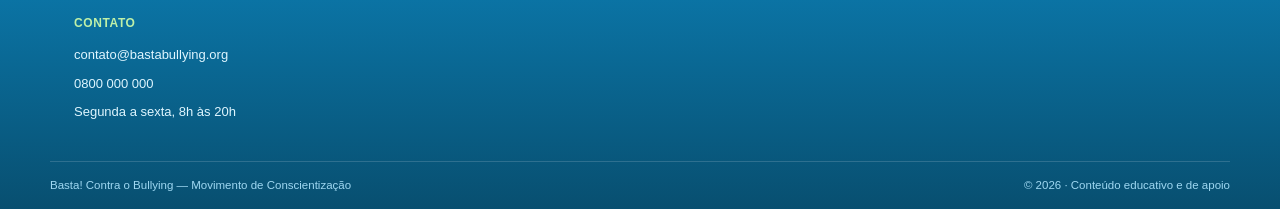
<file: ABAIXOBULLYING2/pagina3/form.html>
<!DOCTYPE html>
<html lang="pt-br">
<head>
<meta charset="UTF-8">
<meta name="viewport" content="width=device-width, initial-scale=1.0">
<title>Denunciar um caso — Basta! Contra o Bullying</title>
<link rel="stylesheet" href="form.css">
<link rel="icon" type="image/jpg" href="../photos.png">
<script src="https://vlibras.gov.br/app/vlibras-plugin.js"></script>

</head>
<body>

  <header class="main-header">
    <div class="container header-inner">
      <a href="../pagina1/Index.html" class="brand">
        <div class="mark">B!</div>
        <div class="brand-text">
          <div class="title">Basta! Contra o Bullying</div>
          <div class="subtitle">Movimento de conscientização e apoio</div>
        </div>
      </a>
      <a href="../pagina2/login.html" class="glossy-btn">Entrar</a>
    </div>
  </header>

  <nav class="main-nav">
    <div class="container">
      <ul style="display:flex; flex-wrap:wrap;">
        <li><a href="../pagina1/Index.html">Início</a></li>
        <li><a href="../pagina5/what.html">O que é bullying</a></li>
        <li><a href="form.html" class="active">Denunciar</a></li>
      </ul>
    </div>
  </nav>

  <main>
    <div class="container">

      <div class="page-heading">
        <div class="eyebrow"><span class="dot"></span> Seguro e confidencial</div>
        <h1 class="page-title">Denunciar um caso de bullying</h1>
        <p>Conte o que aconteceu com o máximo de detalhes que se sentir confortável em compartilhar. Você pode denunciar de forma anônima.</p>
      </div>

      <div class="layout">

        <div>
          <!-- FORM -->
          <form class="report-form glass-panel" id="reportForm" novalidate>

            <fieldset>
              <legend><span class="step">1</span> Quem está denunciando?</legend>

              <div class="field" id="f-role">
                <span class="group-label">Eu sou…</span>
                <div class="options" role="radiogroup">
                  <label class="option"><input type="radio" name="role" value="vitima"><span>A pessoa que sofreu</span></label>
                  <label class="option"><input type="radio" name="role" value="testemunha"><span>Testemunha</span></label>
                  <label class="option"><input type="radio" name="role" value="responsavel"><span>Pai, mãe ou responsável</span></label>
                  <label class="option"><input type="radio" name="role" value="educador"><span>Professor(a) / educador(a)</span></label>
                </div>
                <div class="error-msg">Escolha uma opção.</div>
              </div>

              <label class="anon-box">
                <input type="checkbox" id="anonymous">
                <div>
                  <strong>Quero denunciar de forma anônima</strong>
                  <span>Não pediremos nenhum dado de contato. Você não receberá retorno, mas poderá guardar o número de protocolo.</span>
                </div>
              </label>

              <div id="contactFields">
                <div class="two-col">
                  <div class="field">
                    <label for="nome">Seu nome <span class="hint">(opcional)</span></label>
                    <div class="input-wrap"><input type="text" id="nome" autocomplete="name"></div>
                  </div>
                  <div class="field" id="f-contato">
                    <label for="contato">E-mail ou telefone <span class="hint">(para retorno)</span></label>
                    <div class="input-wrap"><input type="text" id="contato" autocomplete="email"></div>
                    <div class="error-msg">Informe um contato ou marque a opção anônima.</div>
                  </div>
                </div>
              </div>
            </fieldset>

            <fieldset>
              <legend><span class="step">2</span> O que aconteceu?</legend>

              <div class="field" id="f-tipo">
                <span class="group-label">Tipo de bullying <span class="hint">(marque quantos quiser)</span></span>
                <div class="options">
                  <label class="option"><input type="checkbox" name="tipo" value="verbal"><span>Verbal</span></label>
                  <label class="option"><input type="checkbox" name="tipo" value="social"><span>Social / exclusão</span></label>
                  <label class="option"><input type="checkbox" name="tipo" value="fisico"><span>Físico</span></label>
                  <label class="option"><input type="checkbox" name="tipo" value="cyber"><span>Cyberbullying</span></label>
                  <label class="option"><input type="checkbox" name="tipo" value="outro"><span>Outro / não sei</span></label>
                </div>
                <div class="error-msg">Marque pelo menos um tipo.</div>
              </div>

              <div class="two-col">
                <div class="field">
                  <label for="local">Onde aconteceu?</label>
                  <div class="input-wrap">
                    <select id="local">
                      <option value="">Selecione…</option>
                      <option>Na escola / faculdade</option>
                      <option>No trabalho</option>
                      <option>Online / redes sociais</option>
                      <option>No trajeto (ônibus, rua)</option>
                      <option>Em outro lugar</option>
                    </select>
                  </div>
                </div>
                <div class="field">
                  <label for="data">Quando aconteceu? <span class="hint">(aproximado)</span></label>
                  <div class="input-wrap"><input type="date" id="data"></div>
                </div>
              </div>

              <div class="field" id="f-freq">
                <span class="group-label">Com que frequência?</span>
                <div class="options" role="radiogroup">
                  <label class="option"><input type="radio" name="freq" value="uma"><span>Uma vez</span></label>
                  <label class="option"><input type="radio" name="freq" value="algumas"><span>Algumas vezes</span></label>
                  <label class="option"><input type="radio" name="freq" value="sempre"><span>Acontece sempre</span></label>
                </div>
              </div>

              <div class="field" id="f-desc">
                <label for="descricao">Descreva a situação</label>
                <div class="input-wrap" id="descWrap">
                  <textarea id="descricao" placeholder="Conte com suas palavras o que aconteceu, como se sentiu e se alguém mais viu…"></textarea>
                </div>
                <div class="error-msg">Descreva brevemente o que aconteceu.</div>
              </div>

              <div class="field">
                <label for="envolvidos">Pessoas envolvidas <span class="hint">(opcional — nomes, apelidos ou descrição)</span></label>
                <div class="input-wrap"><input type="text" id="envolvidos"></div>
              </div>
            </fieldset>

            <label class="consent" id="f-consent">
              <input type="checkbox" id="consent">
              <span>Declaro que as informações acima são verdadeiras, até onde sei, e autorizo que sejam usadas para analisar o caso e oferecer apoio.</span>
            </label>
            <div class="error-msg" id="consentError" style="margin:-14px 0 16px 2px;">Marque a declaração para enviar.</div>

            <div class="form-actions">
              <button type="submit" class="glossy-btn green big">Enviar denúncia</button>
              <span class="note">🔒 Seus dados são tratados com sigilo.</span>
            </div>
          </form>

          <!-- SUCCESS -->
          <div class="success glass-panel" id="successBox" role="status" aria-live="polite">
            <div class="check">✓</div>
            <h2>Denúncia registrada</h2>
            <p>Obrigado pela coragem de falar. Seu relato foi recebido e será analisado com cuidado e sigilo.</p>
            <div class="protocol" id="protocolNumber">—</div>
            <p>Guarde este número de protocolo para acompanhar o caso.</p>
            <a href="../pagina1/Index.html" class="glossy-btn">Voltar para o início</a>
          </div>
        </div>

        <!-- SIDEBAR -->
        <aside class="side">
          <div class="side-card glass-panel urgent">
            <h3>Perigo imediato?</h3>
            <p>Se alguém está em risco agora, não espere o formulário: ligue para a Polícia <strong>190</strong> ou para o SAMU <strong>192</strong>. Para apoio emocional, o CVV atende 24h pelo <strong>188</strong>.</p>
          </div>

          <div class="side-card glass-panel">
            <h3>Dicas para o relato</h3>
            <ul>
              <li>Inclua datas, horários e locais, se lembrar.</li>
              <li>Guarde prints, mensagens e fotos como prova.</li>
              <li>Não precisa ter certeza de tudo — conte o que souber.</li>
            </ul>
          </div>

          <div class="side-card glass-panel">
            <h3>O que acontece depois?</h3>
            <p>Nossa equipe lê o relato, avalia a gravidade e, se você deixou contato, retorna com orientações e indica canais de apoio adequados.</p>
          </div>
        </aside>

      </div>
    </div>
  </main>

  <footer>
    <div class="footer-top">
      <div class="container footer-grid">
        <div>
          <h5>Contato</h5>
          <ul>
            <li><a href="mailto:contato@bastabullying.org">contato@bastabullying.org</a></li>
            <li><a href="tel:0800000000">0800 000 000</a></li>
            <li>Segunda a sexta, 8h às 20h</li>
          </ul>
        </div>
      </div>
    </div>
    <div class="container footer-bottom">
      <span>Basta! Contra o Bullying — Movimento de Conscientização</span>
      <span>© 2026 · Conteúdo educativo e de apoio</span>
    </div>
  </footer>

  <script>
    const form = document.getElementById('reportForm');
    const anon = document.getElementById('anonymous');
    const contactFields = document.getElementById('contactFields');
    const successBox = document.getElementById('successBox');

    // Hide contact fields when anonymous is checked
    anon.addEventListener('change', () => {
      contactFields.hidden = anon.checked;
      if (anon.checked) document.getElementById('f-contato').classList.remove('has-error');
    });

    function setError(id, hasError){
      document.getElementById(id).classList.toggle('has-error', hasError);
    }

    form.addEventListener('submit', (e) => {
      e.preventDefault();
      let ok = true;

      const role = form.querySelector('input[name="role"]:checked');
      setError('f-role', !role); if (!role) ok = false;

      const tipos = form.querySelectorAll('input[name="tipo"]:checked');
      setError('f-tipo', tipos.length === 0); if (tipos.length === 0) ok = false;

      const desc = document.getElementById('descricao').value.trim();
      setError('f-desc', desc.length < 10);
      document.getElementById('descWrap').classList.toggle('invalid', desc.length < 10);
      if (desc.length < 10) ok = false;

      if (!anon.checked) {
        const contato = document.getElementById('contato').value.trim();
        setError('f-contato', contato === ''); if (contato === '') ok = false;
      }

      const consent = document.getElementById('consent').checked;
      document.getElementById('consentError').style.display = consent ? 'none' : 'block';
      if (!consent) ok = false;

      if (!ok) {
        const firstErr = document.querySelector('.has-error, #consentError[style*="block"]');
        if (firstErr) firstErr.scrollIntoView({ behavior:'smooth', block:'center' });
        return;
      }

      // NOTE: front-end only. Connect this to your backend/API to actually store the report.
      const protocol = 'BST-' + new Date().getFullYear() + '-' + Math.random().toString(36).slice(2, 8).toUpperCase();
      document.getElementById('protocolNumber').textContent = protocol;
      form.style.display = 'none';
      successBox.classList.add('show');
      window.scrollTo({ top: 0, behavior: 'smooth' });
    });

    // Clear error styling as the user fixes things
    form.addEventListener('input', () => {
      document.querySelectorAll('.has-error').forEach(el => {
        if (el.id === 'f-desc' && document.getElementById('descricao').value.trim().length >= 10) {
          el.classList.remove('has-error');
          document.getElementById('descWrap').classList.remove('invalid');
        }
      });
    });
  </script>

</body>
</html>
</file>
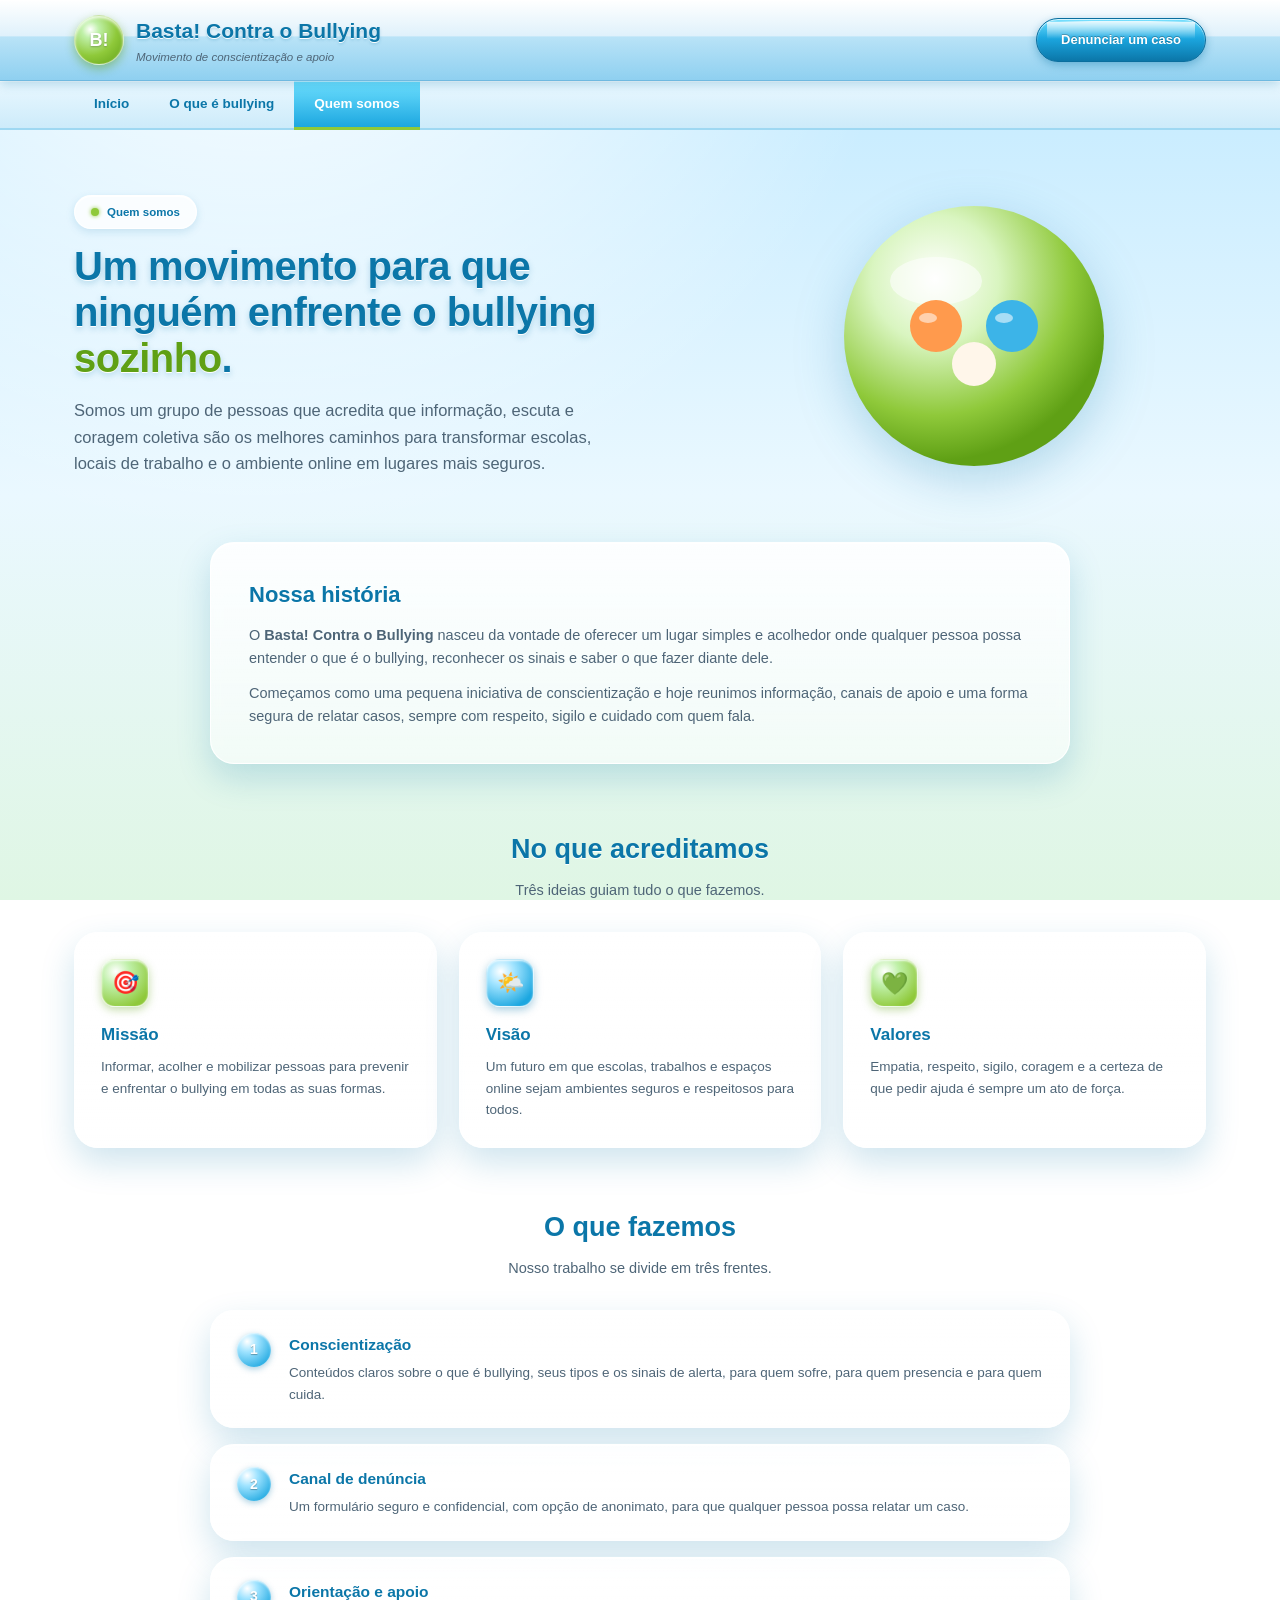
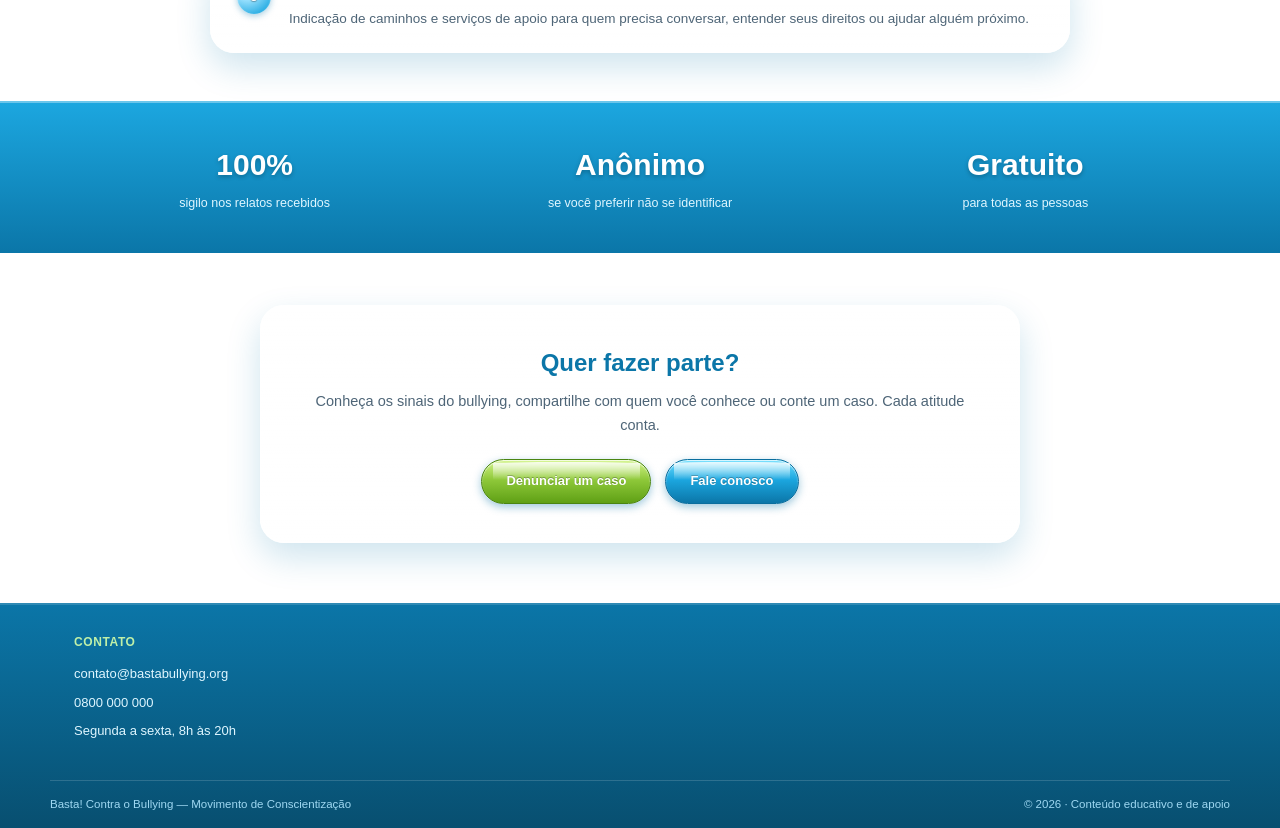
<file: ABAIXOBULLYING2/pagina4/aboutus.html>
<!DOCTYPE html>
<html lang="pt-br">
<head>
<meta charset="UTF-8">
<meta name="viewport" content="width=device-width, initial-scale=1.0">
<title>Quem somos — Basta! Contra o Bullying</title>
<link rel="stylesheet" href="aboutus.css">
<link rel="icon" type="image/jpg" href="../photos.png">
<script src="https://vlibras.gov.br/app/vlibras-plugin.js"></script>

</head>
<body>

  <header class="main-header">
    <div class="container header-inner">
      <a href="../pagina1/Index.html" class="brand">
        <div class="mark">B!</div>
        <div class="brand-text">
          <div class="title">Basta! Contra o Bullying</div>
          <div class="subtitle">Movimento de conscientização e apoio</div>
        </div>
      </a>
      <a href="../pagina3/form.html" class="glossy-btn">Denunciar um caso</a>
    </div>
  </header>

  <nav class="main-nav">
    <div class="container">
      <ul style="display:flex; flex-wrap:wrap;">
        <li><a href="../pagina1/Index.html">Início</a></li>
        <li><a href="../pagina5/what.html">O que é bullying</a></li>
        <li><a href="aboutus.html" class="active">Quem somos</a></li>
      </ul>
    </div>
  </nav>

  <main>

    <!-- Hero -->
    <section class="hero">
      <div class="container">
        <div>
          <div class="eyebrow"><span class="dot"></span> Quem somos</div>
          <h1 class="hero-title">Um movimento para que ninguém enfrente o bullying <span>sozinho</span>.</h1>
          <p class="lead">Somos um grupo de pessoas que acredita que informação, escuta e coragem coletiva são os melhores caminhos para transformar escolas, locais de trabalho e o ambiente online em lugares mais seguros.</p>
        </div>
        <svg class="hero-orb" viewBox="0 0 300 300" xmlns="http://www.w3.org/2000/svg" aria-hidden="true">
          <defs>
            <radialGradient id="orbGrad" cx="35%" cy="28%" r="70%">
              <stop offset="0%" stop-color="#ffffff"/>
              <stop offset="35%" stop-color="#D9F5C0"/>
              <stop offset="75%" stop-color="#8FC93A"/>
              <stop offset="100%" stop-color="#5FA015"/>
            </radialGradient>
          </defs>
          <circle cx="150" cy="150" r="130" fill="url(#orbGrad)"/>
          <ellipse cx="112" cy="95" rx="46" ry="24" fill="rgba(255,255,255,.55)"/>
          <circle cx="112" cy="140" r="26" fill="#FF9A4D"/>
          <circle cx="188" cy="140" r="26" fill="#3CB4E8"/>
          <circle cx="150" cy="178" r="22" fill="#FFF6EA"/>
          <ellipse cx="104" cy="132" rx="9" ry="5" fill="rgba(255,255,255,.55)"/>
          <ellipse cx="180" cy="132" rx="9" ry="5" fill="rgba(255,255,255,.55)"/>
        </svg>
      </div>
    </section>

    <!-- Story -->
    <section class="story">
      <div class="container">
        <div class="story-panel glass-panel">
          <h2>Nossa história</h2>
          <p>O <strong>Basta! Contra o Bullying</strong> nasceu da vontade de oferecer um lugar simples e acolhedor onde qualquer pessoa possa entender o que é o bullying, reconhecer os sinais e saber o que fazer diante dele.</p>
          <p>Começamos como uma pequena iniciativa de conscientização e hoje reunimos informação, canais de apoio e uma forma segura de relatar casos, sempre com respeito, sigilo e cuidado com quem fala.</p>
        </div>
      </div>
    </section>

    <!-- Mission / Vision / Values -->
    <section class="pillars">
      <div class="container">
        <div class="section-heading">
          <h2>No que acreditamos</h2>
          <p>Três ideias guiam tudo o que fazemos.</p>
        </div>
        <div class="cards">
          <div class="card glass-panel">
            <div class="icon">🎯</div>
            <h3>Missão</h3>
            <p>Informar, acolher e mobilizar pessoas para prevenir e enfrentar o bullying em todas as suas formas.</p>
          </div>
          <div class="card glass-panel">
            <div class="icon">🌤️</div>
            <h3>Visão</h3>
            <p>Um futuro em que escolas, trabalhos e espaços online sejam ambientes seguros e respeitosos para todos.</p>
          </div>
          <div class="card glass-panel">
            <div class="icon">💚</div>
            <h3>Valores</h3>
            <p>Empatia, respeito, sigilo, coragem e a certeza de que pedir ajuda é sempre um ato de força.</p>
          </div>
        </div>
      </div>
    </section>

    <!-- What we do -->
    <section class="what">
      <div class="container">
        <div class="section-heading">
          <h2>O que fazemos</h2>
          <p>Nosso trabalho se divide em três frentes.</p>
        </div>
        <div class="what-list">
          <div class="what-item glass-panel">
            <div class="num">1</div>
            <div>
              <h3>Conscientização</h3>
              <p>Conteúdos claros sobre o que é bullying, seus tipos e os sinais de alerta, para quem sofre, para quem presencia e para quem cuida.</p>
            </div>
          </div>
          <div class="what-item glass-panel">
            <div class="num">2</div>
            <div>
              <h3>Canal de denúncia</h3>
              <p>Um formulário seguro e confidencial, com opção de anonimato, para que qualquer pessoa possa relatar um caso.</p>
            </div>
          </div>
          <div class="what-item glass-panel">
            <div class="num">3</div>
            <div>
              <h3>Orientação e apoio</h3>
              <p>Indicação de caminhos e serviços de apoio para quem precisa conversar, entender seus direitos ou ajudar alguém próximo.</p>
            </div>
          </div>
        </div>
      </div>
    </section>

    <!-- Stats -->
    <section class="stats">
      <div class="container">
        <div class="stat">
          <div class="num">100%</div>
          <div class="label">sigilo nos relatos recebidos</div>
        </div>
        <div class="stat">
          <div class="num">Anônimo</div>
          <div class="label">se você preferir não se identificar</div>
        </div>
        <div class="stat">
          <div class="num">Gratuito</div>
          <div class="label">para todas as pessoas</div>
        </div>
      </div>
    </section>

    <!-- CTA -->
    <section class="cta">
      <div class="container">
        <div class="cta-panel glass-panel">
          <h2>Quer fazer parte?</h2>
          <p>Conheça os sinais do bullying, compartilhe com quem você conhece ou conte um caso. Cada atitude conta.</p>
          <div class="cta-actions">
            <a href="../pagina3/form.html" class="glossy-btn green">Denunciar um caso</a>
            <a href="../pagina2/login.html" class="glossy-btn">Fale conosco</a>
          </div>
        </div>
      </div>
    </section>

  </main>

  <footer>
    <div class="footer-top">
      <div class="container footer-grid">
        <div>
          <h5>Contato</h5>
          <ul>
            <li><a href="mailto:contato@bastabullying.org">contato@bastabullying.org</a></li>
            <li><a href="tel:0800000000">0800 000 000</a></li>
            <li>Segunda a sexta, 8h às 20h</li>
          </ul>
        </div>
      </div>
    </div>
    <div class="container footer-bottom">
      <span>Basta! Contra o Bullying — Movimento de Conscientização</span>
      <span>© 2026 · Conteúdo educativo e de apoio</span>
    </div>
  </footer>

</body>
</html>
</file>
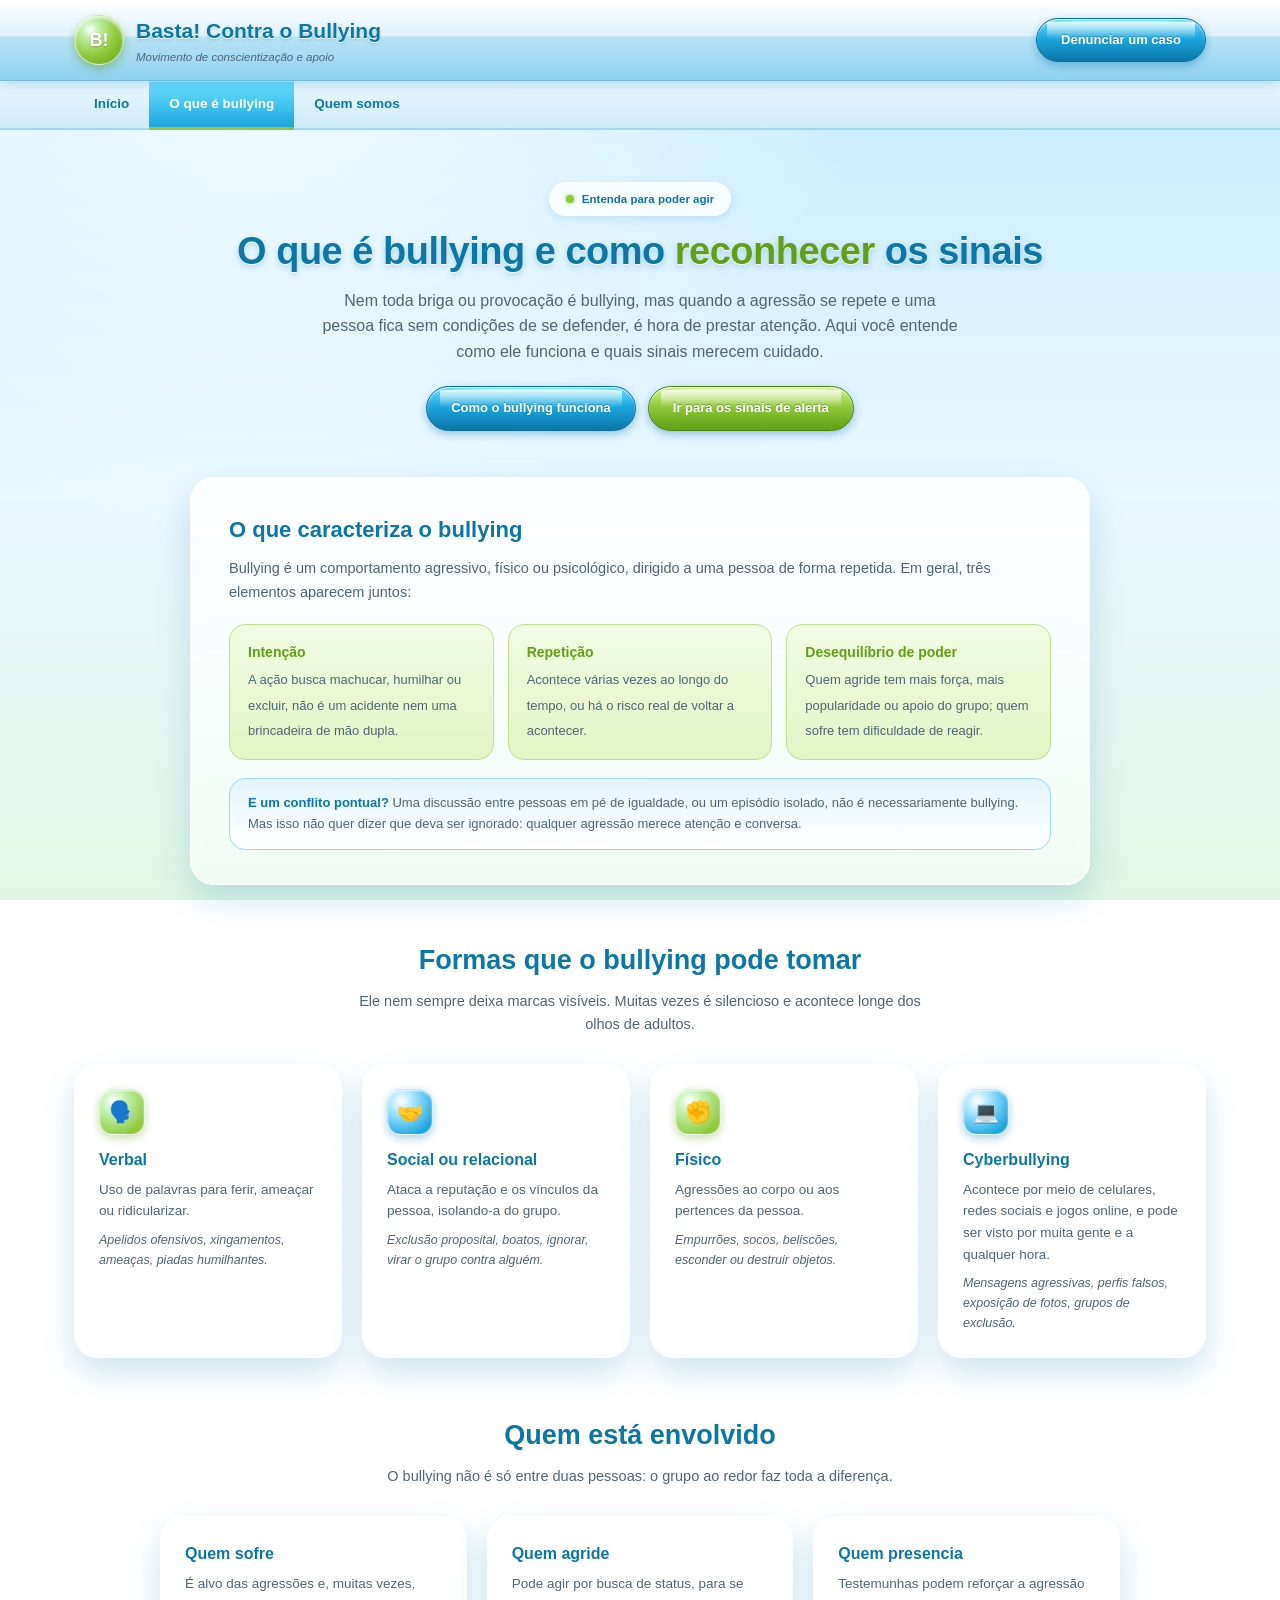
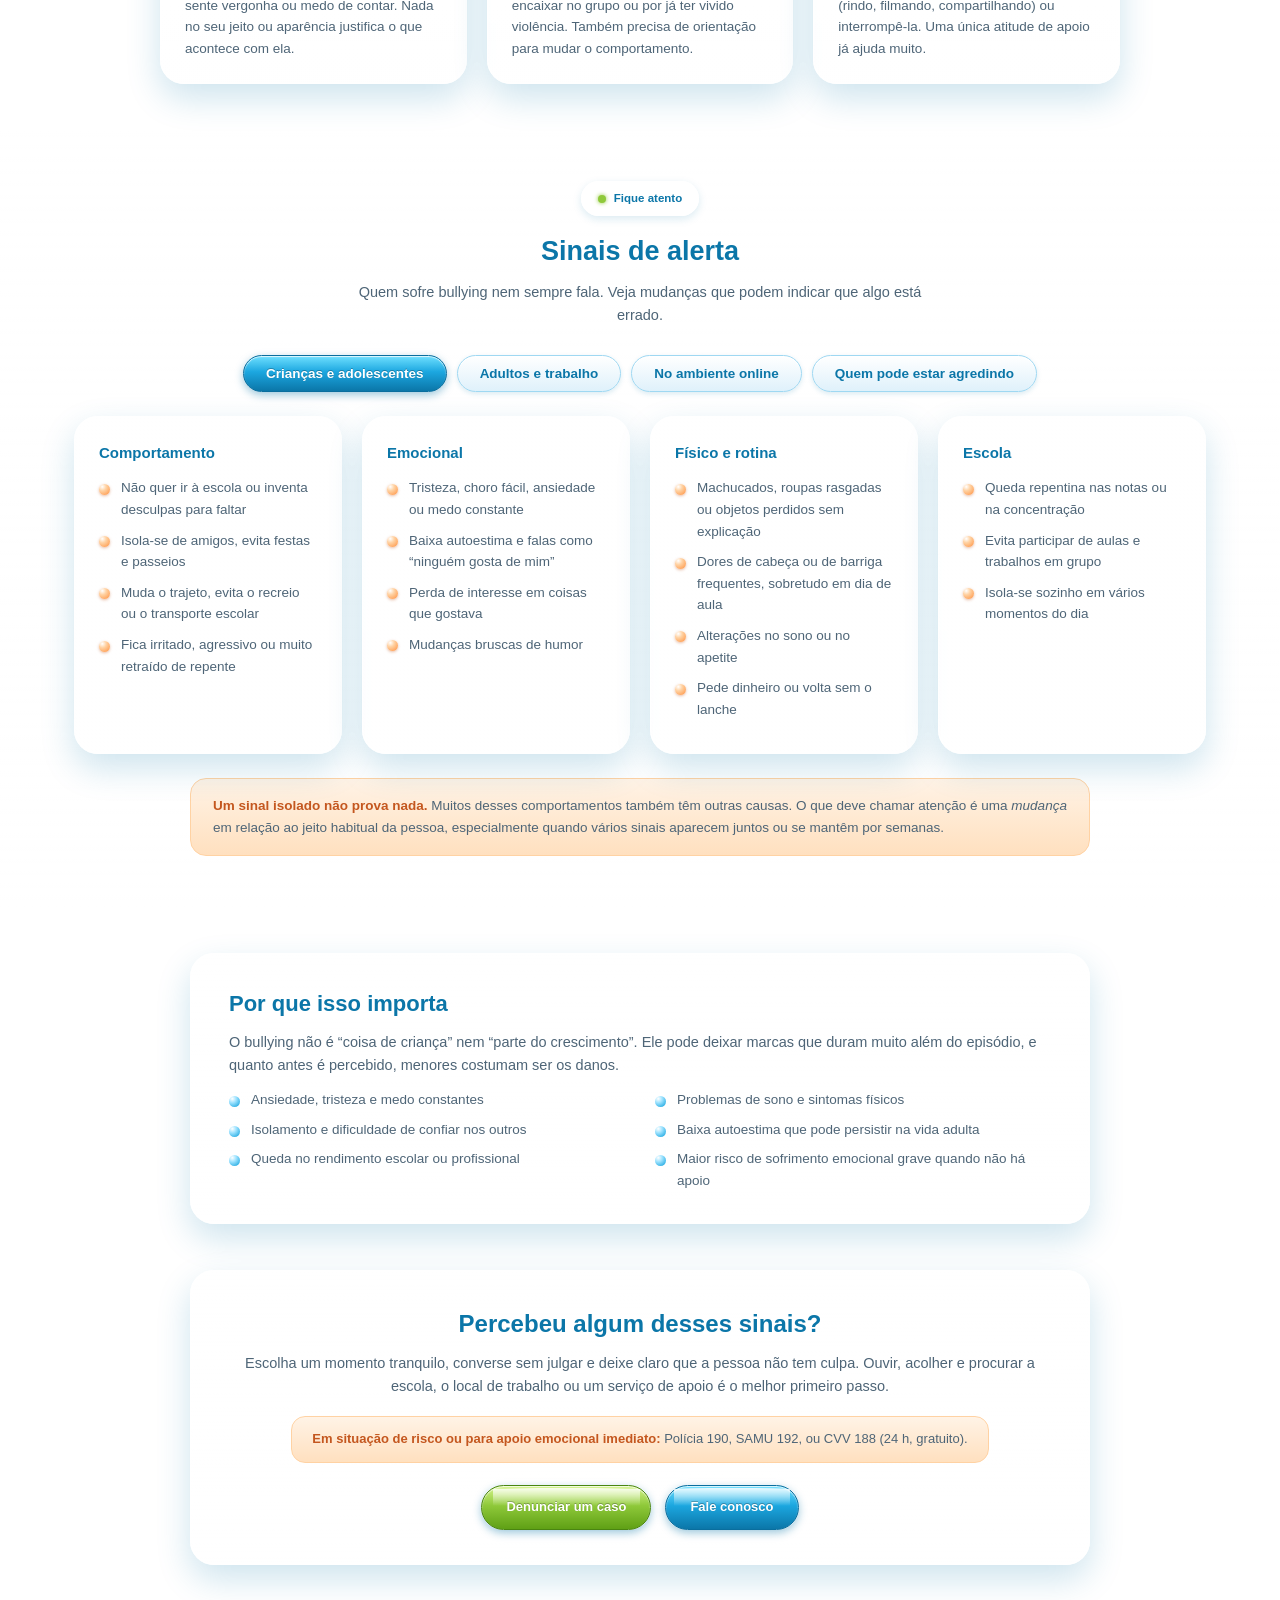
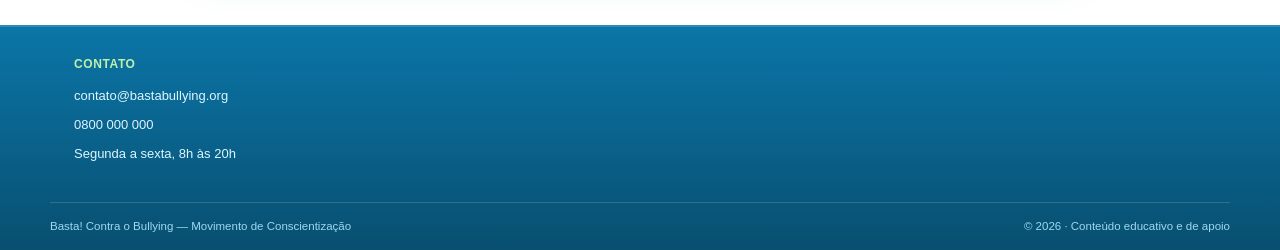
<file: ABAIXOBULLYING2/pagina5/what.html>
<!DOCTYPE html>
<html lang="pt-br">
<head>
<meta charset="UTF-8">
<meta name="viewport" content="width=device-width, initial-scale=1.0">
<title>O que é bullying e sinais de alerta — Basta! Contra o Bullying</title>
<link rel="stylesheet" href="what.css">
<script src="https://vlibras.gov.br/app/vlibras-plugin.js"></script>

</head>
<body>

  <header class="main-header">
    <div class="container header-inner">
      <a href="../pagina1/Index.html" class="brand">
        <div class="mark">B!</div>
        <div class="brand-text">
          <div class="title">Basta! Contra o Bullying</div>
          <div class="subtitle">Movimento de conscientização e apoio</div>
        </div>
      </a>
      <a href="../pagina3/form.html" class="glossy-btn">Denunciar um caso</a>
    </div>
  </header>

  <nav class="main-nav">
    <div class="container">
      <ul style="display:flex; flex-wrap:wrap;">
        <li><a href="../pagina1/Index.html">Início</a></li>
        <li><a href="../pagina5/what.html" class="active">O que é bullying</a></li>
        <li><a href="../pagina4/aboutus.html">Quem somos</a></li>
      </ul>
    </div>
  </nav>

  <main>

    <!-- Hero -->
    <section class="hero">
      <div class="container">
        <div class="eyebrow"><span class="dot"></span> Entenda para poder agir</div>
        <h1 class="hero-title">O que é bullying e como <span>reconhecer</span> os sinais</h1>
        <p class="lead">Nem toda briga ou provocação é bullying, mas quando a agressão se repete e uma pessoa fica sem condições de se defender, é hora de prestar atenção. Aqui você entende como ele funciona e quais sinais merecem cuidado.</p>
        <div class="jump">
          <a href="#natureza" class="glossy-btn">Como o bullying funciona</a>
          <a href="#sinais" class="glossy-btn green">Ir para os sinais de alerta</a>
        </div>
      </div>
    </section>

    <!-- Definition -->
    <section class="definition" id="natureza">
      <div class="container">
        <div class="def-panel glass-panel">
          <h2>O que caracteriza o bullying</h2>
          <p>Bullying é um comportamento agressivo, físico ou psicológico, dirigido a uma pessoa de forma repetida. Em geral, três elementos aparecem juntos:</p>
          <div class="criteria">
            <div class="criterion">
              <strong>Intenção</strong>
              <span>A ação busca machucar, humilhar ou excluir, não é um acidente nem uma brincadeira de mão dupla.</span>
            </div>
            <div class="criterion">
              <strong>Repetição</strong>
              <span>Acontece várias vezes ao longo do tempo, ou há o risco real de voltar a acontecer.</span>
            </div>
            <div class="criterion">
              <strong>Desequilíbrio de poder</strong>
              <span>Quem agride tem mais força, mais popularidade ou apoio do grupo; quem sofre tem dificuldade de reagir.</span>
            </div>
          </div>
          <div class="not-bullying">
            <strong>E um conflito pontual?</strong> Uma discussão entre pessoas em pé de igualdade, ou um episódio isolado, não é necessariamente bullying. Mas isso não quer dizer que deva ser ignorado: qualquer agressão merece atenção e conversa.
          </div>
        </div>
      </div>
    </section>

    <!-- Types -->
    <section class="types">
      <div class="container">
        <div class="section-heading">
          <h2>Formas que o bullying pode tomar</h2>
          <p>Ele nem sempre deixa marcas visíveis. Muitas vezes é silencioso e acontece longe dos olhos de adultos.</p>
        </div>
        <div class="cards">
          <div class="card glass-panel">
            <div class="icon">🗣️</div>
            <h3>Verbal</h3>
            <p>Uso de palavras para ferir, ameaçar ou ridicularizar.</p>
            <div class="examples">Apelidos ofensivos, xingamentos, ameaças, piadas humilhantes.</div>
          </div>
          <div class="card glass-panel">
            <div class="icon">🤝</div>
            <h3>Social ou relacional</h3>
            <p>Ataca a reputação e os vínculos da pessoa, isolando-a do grupo.</p>
            <div class="examples">Exclusão proposital, boatos, ignorar, virar o grupo contra alguém.</div>
          </div>
          <div class="card glass-panel">
            <div class="icon">✊</div>
            <h3>Físico</h3>
            <p>Agressões ao corpo ou aos pertences da pessoa.</p>
            <div class="examples">Empurrões, socos, beliscões, esconder ou destruir objetos.</div>
          </div>
          <div class="card glass-panel">
            <div class="icon">💻</div>
            <h3>Cyberbullying</h3>
            <p>Acontece por meio de celulares, redes sociais e jogos online, e pode ser visto por muita gente e a qualquer hora.</p>
            <div class="examples">Mensagens agressivas, perfis falsos, exposição de fotos, grupos de exclusão.</div>
          </div>
        </div>
      </div>
    </section>

    <!-- Roles -->
    <section class="roles">
      <div class="container">
        <div class="section-heading">
          <h2>Quem está envolvido</h2>
          <p>O bullying não é só entre duas pessoas: o grupo ao redor faz toda a diferença.</p>
        </div>
        <div class="roles-grid">
          <div class="role glass-panel">
            <h3>Quem sofre</h3>
            <p>É alvo das agressões e, muitas vezes, sente vergonha ou medo de contar. Nada no seu jeito ou aparência justifica o que acontece com ela.</p>
          </div>
          <div class="role glass-panel">
            <h3>Quem agride</h3>
            <p>Pode agir por busca de status, para se encaixar no grupo ou por já ter vivido violência. Também precisa de orientação para mudar o comportamento.</p>
          </div>
          <div class="role glass-panel">
            <h3>Quem presencia</h3>
            <p>Testemunhas podem reforçar a agressão (rindo, filmando, compartilhando) ou interrompê-la. Uma única atitude de apoio já ajuda muito.</p>
          </div>
        </div>
      </div>
    </section>

    <!-- Warning signs -->
    <section class="signs" id="sinais">
      <div class="container">
        <div class="section-heading">
          <div class="eyebrow" style="display:inline-flex;"><span class="dot"></span> Fique atento</div>
          <h2>Sinais de alerta</h2>
          <p>Quem sofre bullying nem sempre fala. Veja mudanças que podem indicar que algo está errado.</p>
        </div>

        <div class="tabs" role="tablist" aria-label="Contexto dos sinais">
          <button class="tab" role="tab" id="tab-jovens" aria-selected="true" aria-controls="panel-jovens">Crianças e adolescentes</button>
          <button class="tab" role="tab" id="tab-adultos" aria-selected="false" aria-controls="panel-adultos" tabindex="-1">Adultos e trabalho</button>
          <button class="tab" role="tab" id="tab-online" aria-selected="false" aria-controls="panel-online" tabindex="-1">No ambiente online</button>
          <button class="tab" role="tab" id="tab-agressor" aria-selected="false" aria-controls="panel-agressor" tabindex="-1">Quem pode estar agredindo</button>
        </div>

        <!-- Jovens -->
        <div class="tab-panel active" id="panel-jovens" role="tabpanel" aria-labelledby="tab-jovens">
          <div class="sign-groups">
            <div class="sign-group glass-panel">
              <h3>Comportamento</h3>
              <ul>
                <li>Não quer ir à escola ou inventa desculpas para faltar</li>
                <li>Isola-se de amigos, evita festas e passeios</li>
                <li>Muda o trajeto, evita o recreio ou o transporte escolar</li>
                <li>Fica irritado, agressivo ou muito retraído de repente</li>
              </ul>
            </div>
            <div class="sign-group glass-panel">
              <h3>Emocional</h3>
              <ul>
                <li>Tristeza, choro fácil, ansiedade ou medo constante</li>
                <li>Baixa autoestima e falas como “ninguém gosta de mim”</li>
                <li>Perda de interesse em coisas que gostava</li>
                <li>Mudanças bruscas de humor</li>
              </ul>
            </div>
            <div class="sign-group glass-panel">
              <h3>Físico e rotina</h3>
              <ul>
                <li>Machucados, roupas rasgadas ou objetos perdidos sem explicação</li>
                <li>Dores de cabeça ou de barriga frequentes, sobretudo em dia de aula</li>
                <li>Alterações no sono ou no apetite</li>
                <li>Pede dinheiro ou volta sem o lanche</li>
              </ul>
            </div>
            <div class="sign-group glass-panel">
              <h3>Escola</h3>
              <ul>
                <li>Queda repentina nas notas ou na concentração</li>
                <li>Evita participar de aulas e trabalhos em grupo</li>
                <li>Isola-se sozinho em vários momentos do dia</li>
              </ul>
            </div>
          </div>
        </div>

        <!-- Adultos -->
        <div class="tab-panel" id="panel-adultos" role="tabpanel" aria-labelledby="tab-adultos" hidden>
          <div class="sign-groups">
            <div class="sign-group glass-panel">
              <h3>No ambiente de trabalho</h3>
              <ul>
                <li>Críticas e humilhações repetidas, inclusive em público</li>
                <li>Exclusão de reuniões, e-mails e informações importantes</li>
                <li>Tarefas impossíveis, sem sentido ou retiradas sem explicação</li>
                <li>Boatos e piadas sobre a vida pessoal ou a aparência</li>
              </ul>
            </div>
            <div class="sign-group glass-panel">
              <h3>Como a pessoa pode reagir</h3>
              <ul>
                <li>Faltas frequentes, atrasos ou medo de ir ao trabalho</li>
                <li>Queda de desempenho e dificuldade de concentração</li>
                <li>Ansiedade, irritação ou desânimo constantes</li>
                <li>Afastamento dos colegas</li>
              </ul>
            </div>
            <div class="sign-group glass-panel">
              <h3>Sinais no corpo</h3>
              <ul>
                <li>Cansaço persistente e insônia</li>
                <li>Dores de cabeça, tensão muscular ou mal-estar sem causa clara</li>
                <li>Mudanças no apetite</li>
              </ul>
            </div>
          </div>
        </div>

        <!-- Online -->
        <div class="tab-panel" id="panel-online" role="tabpanel" aria-labelledby="tab-online" hidden>
          <div class="sign-groups">
            <div class="sign-group glass-panel">
              <h3>Uso do celular e das redes</h3>
              <ul>
                <li>Fica nervoso, assustado ou triste depois de usar o celular</li>
                <li>Esconde a tela, apaga conversas ou evita mostrar o aparelho</li>
                <li>Deixa de usar perfis ou jogos de que gostava, ou fecha contas de repente</li>
                <li>Passa a usar o celular de forma excessiva ou, ao contrário, evita-o</li>
              </ul>
            </div>
            <div class="sign-group glass-panel">
              <h3>Mudanças ao redor</h3>
              <ul>
                <li>Amigos que sumiram ou deixaram de falar sem motivo claro</li>
                <li>Comentários sobre mensagens, prints ou fotos que “estão circulando”</li>
                <li>Receio de falar sobre o que acontece na internet</li>
              </ul>
            </div>
          </div>
        </div>

        <!-- Agressor -->
        <div class="tab-panel" id="panel-agressor" role="tabpanel" aria-labelledby="tab-agressor" hidden>
          <div class="sign-groups">
            <div class="sign-group glass-panel">
              <h3>Possíveis indícios</h3>
              <ul>
                <li>Agressividade, desafio constante a regras e a figuras de autoridade</li>
                <li>Dificuldade de sentir empatia ou de assumir responsabilidade</li>
                <li>Tem objetos ou dinheiro que não sabe explicar</li>
                <li>Preocupação excessiva com popularidade e poder sobre os outros</li>
                <li>Costuma ser chamado à direção ou envolvido em brigas</li>
              </ul>
            </div>
            <div class="sign-group glass-panel">
              <h3>Importante lembrar</h3>
              <ul>
                <li>Esses sinais não são uma sentença: indicam que a pessoa precisa de limites e acompanhamento</li>
                <li>Muitas vezes quem agride também está lidando com problemas em casa ou na escola</li>
                <li>Conversar e orientar costuma funcionar melhor do que apenas punir</li>
              </ul>
            </div>
          </div>
        </div>

        <div class="note-box">
          <strong>Um sinal isolado não prova nada.</strong> Muitos desses comportamentos também têm outras causas. O que deve chamar atenção é uma <em>mudança</em> em relação ao jeito habitual da pessoa, especialmente quando vários sinais aparecem juntos ou se mantêm por semanas.
        </div>
      </div>
    </section>

    <!-- Effects -->
    <section class="effects">
      <div class="container">
        <div class="effects-panel glass-panel">
          <h2>Por que isso importa</h2>
          <p>O bullying não é “coisa de criança” nem “parte do crescimento”. Ele pode deixar marcas que duram muito além do episódio, e quanto antes é percebido, menores costumam ser os danos.</p>
          <ul>
            <li>Ansiedade, tristeza e medo constantes</li>
            <li>Isolamento e dificuldade de confiar nos outros</li>
            <li>Queda no rendimento escolar ou profissional</li>
            <li>Problemas de sono e sintomas físicos</li>
            <li>Baixa autoestima que pode persistir na vida adulta</li>
            <li>Maior risco de sofrimento emocional grave quando não há apoio</li>
          </ul>
        </div>
      </div>
    </section>

    <!-- What to do -->
    <section class="todo">
      <div class="container">
        <div class="todo-panel glass-panel">
          <h2>Percebeu algum desses sinais?</h2>
          <p>Escolha um momento tranquilo, converse sem julgar e deixe claro que a pessoa não tem culpa. Ouvir, acolher e procurar a escola, o local de trabalho ou um serviço de apoio é o melhor primeiro passo.</p>
          <div class="urgent">
            <strong>Em situação de risco ou para apoio emocional imediato:</strong> Polícia 190, SAMU 192, ou CVV 188 (24 h, gratuito).
          </div>
          <div class="cta-actions">
            <a href="../pagina3/form.html" class="glossy-btn green">Denunciar um caso</a>
            <a href="mailto:contato@bastabullying.org" class="glossy-btn">Fale conosco</a>
          </div>
        </div>
      </div>
    </section>

  </main>

  <footer>
    <div class="footer-top">
      <div class="container footer-grid">
        <div>
          <h5>Contato</h5>
          <ul>
            <li><a href="mailto:contato@bastabullying.org">contato@bastabullying.org</a></li>
            <li><a href="tel:0800000000">0800 000 000</a></li>
            <li>Segunda a sexta, 8h às 20h</li>
          </ul>
        </div>
      </div>
    </div>
    <div class="container footer-bottom">
      <span>Basta! Contra o Bullying — Movimento de Conscientização</span>
      <span>© 2026 · Conteúdo educativo e de apoio</span>
    </div>
  </footer>

  <script>
    // Tabs for warning signs
    const tabs = Array.from(document.querySelectorAll('.tab'));
    function selectTab(tab){
      tabs.forEach(t => {
        const on = t === tab;
        t.setAttribute('aria-selected', on);
        t.tabIndex = on ? 0 : -1;
        const p = document.getElementById(t.getAttribute('aria-controls'));
        p.classList.toggle('active', on);
        p.hidden = !on;
      });
    }
    tabs.forEach((t, i) => {
      t.addEventListener('click', () => selectTab(t));
      t.addEventListener('keydown', e => {
        if (e.key === 'ArrowRight' || e.key === 'ArrowLeft'){
          const next = tabs[(i + (e.key === 'ArrowRight' ? 1 : -1) + tabs.length) % tabs.length];
          selectTab(next); next.focus();
        }
      });
    });
  </script>

</body>
</html>
</file>
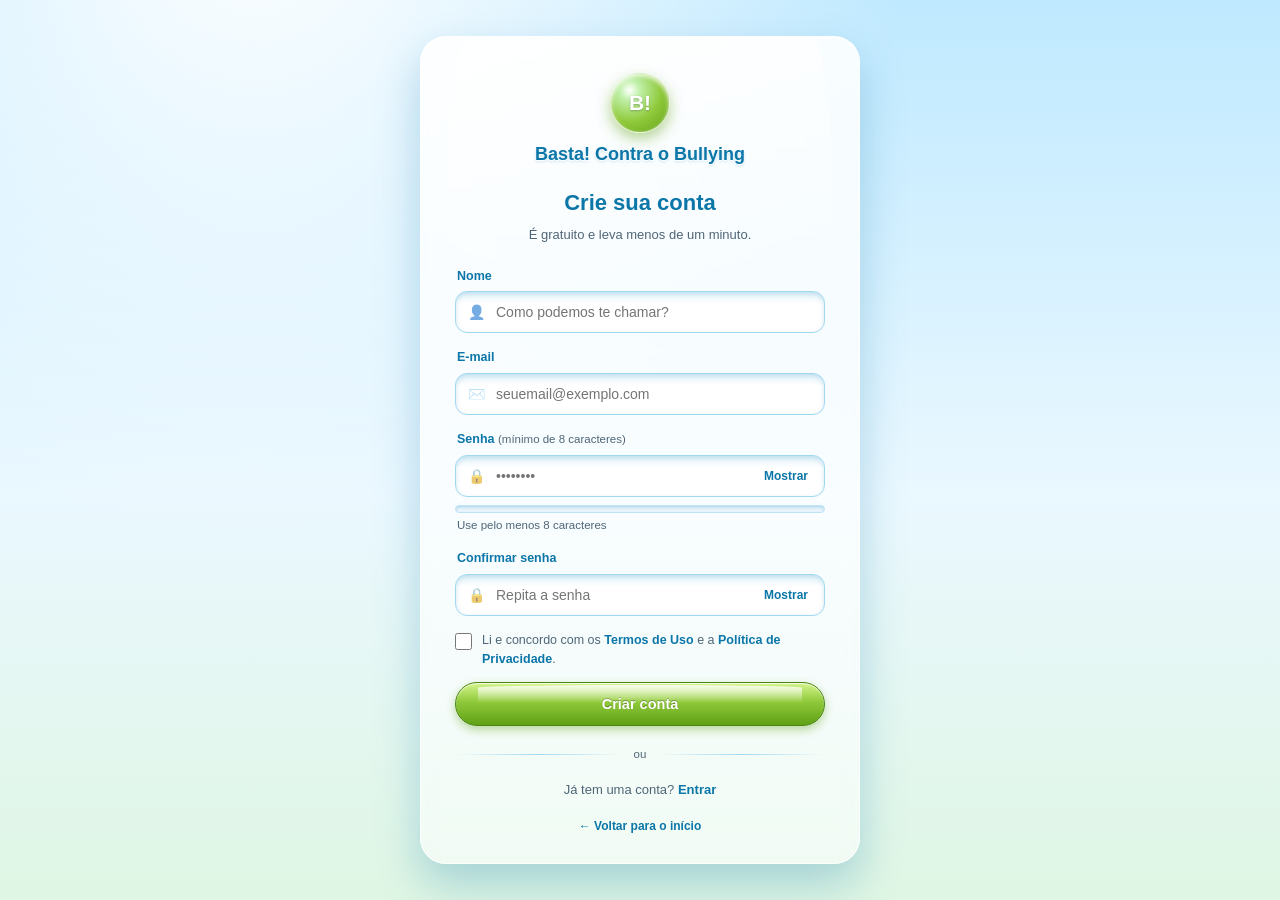
<file: ABAIXOBULLYING2/pagina6/signup.html>
<!DOCTYPE html>
<html lang="pt-br">
<head>
<meta charset="UTF-8">
<meta name="viewport" content="width=device-width, initial-scale=1.0">
<title>Criar conta — Basta! Contra o Bullying</title>
<link rel="stylesheet" href="signup.css">
<link rel="icon" type="image/jpg" href="../photos.png">
<script src="https://vlibras.gov.br/app/vlibras-plugin.js"></script>

</head>
<body>

  <div class="signup-card">
    <div class="signup-brand">
      <div class="mark">B!</div>
      <div class="title">Basta! Contra o Bullying</div>
    </div>

    <div id="formIntro">
      <h1 class="signup-heading">Crie sua conta</h1>
      <p class="signup-sub">É gratuito e leva menos de um minuto.</p>
    </div>

    <form id="signupForm" novalidate>
      <div class="field">
        <label class="label" for="nome">Nome</label>
        <div class="input-wrap">
          <span class="input-icon">👤</span>
          <input type="text" id="nome" placeholder="Como podemos te chamar?" autocomplete="name">
        </div>
        <div class="error-msg">Informe seu nome.</div>
      </div>

      <div class="field">
        <label class="label" for="email">E-mail</label>
        <div class="input-wrap">
          <span class="input-icon">✉️</span>
          <input type="email" id="email" placeholder="seuemail@exemplo.com" autocomplete="email">
        </div>
        <div class="error-msg">Informe um e-mail válido.</div>
      </div>

      <div class="field">
        <label class="label" for="senha">Senha <span class="hint">(mínimo de 8 caracteres)</span></label>
        <div class="input-wrap">
          <span class="input-icon">🔒</span>
          <input type="password" id="senha" placeholder="••••••••" autocomplete="new-password">
          <button type="button" class="toggle-pass" data-target="senha" aria-pressed="false">Mostrar</button>
        </div>
        <div class="strength" id="strength" data-level="0">
          <div class="strength-bar"><div class="strength-fill"></div></div>
          <div class="strength-text" id="strengthText">Use pelo menos 8 caracteres</div>
        </div>
        <div class="error-msg">A senha precisa ter pelo menos 8 caracteres.</div>
      </div>

      <div class="field">
        <label class="label" for="confirmar">Confirmar senha</label>
        <div class="input-wrap">
          <span class="input-icon">🔒</span>
          <input type="password" id="confirmar" placeholder="Repita a senha" autocomplete="new-password">
          <button type="button" class="toggle-pass" data-target="confirmar" aria-pressed="false">Mostrar</button>
        </div>
        <div class="error-msg">As senhas não são iguais.</div>
      </div>

      <label class="consent">
        <input type="checkbox" id="consent">
        <span>Li e concordo com os <a href="#">Termos de Uso</a> e a <a href="#">Política de Privacidade</a>.</span>
      </label>
      <div class="error-msg consent-error" id="consentError">Marque esta opção para criar sua conta.</div>

      <button type="submit" class="glossy-btn">Criar conta</button>
    </form>

    <!-- Success state -->
    <div class="success" id="successBox" role="status" aria-live="polite">
      <div class="check">✓</div>
      <h2>Conta criada, <span id="welcomeName"></span>!</h2>
      <p>Bem-vindo ao movimento. Agora você já pode entrar com seu e-mail e senha.</p>
      <a href="../pagina2/login.html" class="glossy-btn">Ir para o login</a>
    </div>

    <div id="formFooter">
      <div class="divider">ou</div>
      <p class="login-line">Já tem uma conta? <a href="../pagina2/login.html">Entrar</a></p>
      <a href="../pagina1/index.html" class="back-home">← Voltar para o início</a>
    </div>
  </div>

  <script src="signup.js"></script>
</body>
</html>
</file>
<file: index.css>
:root{
    --sky-top:#BFE9FF;
    --sky-bottom:#EAF8FF;
    --aqua:#1CA7E0;
    --aqua-dark:#0B76A8;
    --leaf:#8FC93A;
    --leaf-dark:#5FA015;
    --glass:rgba(255,255,255,.55);
    --glass-strong:rgba(255,255,255,.78);
    --ink:#274156;
    --muted:#4E6577;
    --white:#ffffff;
  }

  *{box-sizing:border-box; margin:0; padding:0;}

  html{ scroll-behavior:smooth; }

  body{
    font-family: "Trebuchet MS", "Myriad Pro", "Segoe UI", Verdana, sans-serif;
    color: var(--ink);
    background:
      radial-gradient(ellipse at 20% -10%, #ffffff 0%, transparent 45%),
      linear-gradient(180deg, var(--sky-top) 0%, var(--sky-bottom) 55%, #DFF6E4 100%);
    min-height:100vh;
    position:relative;
    overflow-x:hidden;
    line-height:1.6;
  }

  a{ color:inherit; text-decoration:none; }
  ul{ list-style:none; }
  img,svg{ display:block; max-width:100%; }

  .container{ max-width:1180px; margin:0 auto; padding:0 24px; position:relative; z-index:2; }

  /* ===== Skip bar ===== */
  .skip-links{ background: var(--aqua-dark); color:#fff; font-size:11px; position:relative; z-index:3;}
  .skip-links .container{ display:flex; gap:16px; padding:5px 24px; flex-wrap:wrap; }
  .skip-links a:hover{ text-decoration:underline; }

  /* ===== Glossy chrome header ===== */
  header.main-header{
    position:sticky; top:0; z-index:50;
    background: linear-gradient(180deg, #FFFFFF 0%, #DFF1FB 45%, #B9E3F7 46%, #8FD0F0 100%);
    border-bottom:1px solid #6FB9E0;
    box-shadow: 0 3px 10px rgba(11,118,168,.25), inset 0 1px 0 rgba(255,255,255,.9);
  }
  .header-inner{
    display:flex; align-items:center; justify-content:space-between;
    padding:14px 24px; gap:16px; flex-wrap:wrap;
  }
  .brand{ display:flex; align-items:center; gap:12px; }
  .brand .mark{
    width:50px; height:50px; border-radius:50%;
    background: radial-gradient(circle at 32% 28%, #ffffff 0%, #BFF0A8 18%, var(--leaf) 55%, var(--leaf-dark) 100%);
    box-shadow: 0 4px 10px rgba(95,160,21,.45), inset 0 2px 3px rgba(255,255,255,.8);
    display:flex; align-items:center; justify-content:center;
    color:#fff; font-weight:800; font-size:18px; text-shadow:0 1px 2px rgba(0,0,0,.25);
    border:1px solid rgba(255,255,255,.6);
  }
  .brand-text .title{
    font-size:21px; font-weight:800; color:var(--aqua-dark);
    text-shadow: 0 1px 0 #fff, 0 2px 3px rgba(11,118,168,.25);
    letter-spacing:.2px;
  }
  .brand-text .subtitle{ font-size:11.5px; color:var(--muted); font-style:italic; }

  /* Glossy pill button (classic Web 2.0) */
  .glossy-btn{
    display:inline-block;
    padding:11px 24px;
    border-radius:999px;
    font-weight:700; font-size:13px;
    color:#fff;
    background: linear-gradient(180deg, #6FE0FF 0%, var(--aqua) 45%, var(--aqua-dark) 100%);
    border:1px solid #0A6E9E;
    box-shadow: inset 0 1px 1px rgba(255,255,255,.8), 0 3px 8px rgba(11,118,168,.4);
    position:relative;
    text-shadow: 0 -1px 0 rgba(0,0,0,.3);
  }
  .glossy-btn::after{
    content:"";
    position:absolute; top:2px; left:6%; right:6%; height:42%;
    background: linear-gradient(180deg, rgba(255,255,255,.85), rgba(255,255,255,0));
    border-radius:999px 999px 60% 60% / 100% 100% 20% 20%;
    pointer-events:none;
  }
  .glossy-btn:hover{ filter:brightness(1.08); }

  .glossy-btn.green{
    background: linear-gradient(180deg, #D4F58B 0%, var(--leaf) 45%, var(--leaf-dark) 100%);
    border-color:#4A8511;
  }

  nav.main-nav{
    background: linear-gradient(180deg, #EAF8FF 0%, #CDEBFA 100%);
    border-bottom:2px solid #9FD8F2;
    box-shadow: inset 0 1px 0 rgba(255,255,255,.9);
  }
  nav.main-nav .container{ display:flex; flex-wrap:wrap; }
  nav.main-nav a{
    display:block; padding:12px 20px; font-size:13.5px; font-weight:700;
    color:var(--aqua-dark); border-bottom:3px solid transparent; margin-bottom:-2px;
  }
  nav.main-nav a:hover, nav.main-nav a.active{
    color:#fff; background: linear-gradient(180deg, #6FE0FF, var(--aqua));
    border-bottom-color: var(--leaf);
    box-shadow: inset 0 1px 0 rgba(255,255,255,.6);
  }

  /* ===== Hero ===== */
  .hero{ padding:60px 0 44px; }
  .hero .container{ display:grid; grid-template-columns: 1.1fr .9fr; gap:40px; align-items:center; }
  .eyebrow{
    display:inline-flex; align-items:center; gap:8px;
    background: var(--glass-strong);
    backdrop-filter: blur(6px);
    border:1px solid rgba(255,255,255,.9);
    color:var(--aqua-dark); font-size:11.5px; font-weight:700;
    padding:7px 16px; border-radius:999px; margin-bottom:18px;
    box-shadow: 0 3px 8px rgba(11,118,168,.15), inset 0 1px 0 #fff;
  }
  .eyebrow .dot{ width:8px; height:8px; border-radius:50%; background:var(--leaf); box-shadow:0 0 4px var(--leaf); }

  h1.hero-title{
    font-size:42px; line-height:1.15; color:var(--aqua-dark); font-weight:800;
    letter-spacing:-.5px; margin-bottom:18px;
    text-shadow: 0 1px 0 #fff, 0 3px 6px rgba(11,118,168,.25);
  }
  h1.hero-title span{ color:var(--leaf-dark); }

  .hero p.lead{ font-size:16.5px; color:var(--muted); max-width:520px; margin-bottom:28px; }
  .hero-actions{ display:flex; gap:14px; flex-wrap:wrap; }

  .hero-orb{ width:100%; max-width:340px; margin:0 auto; filter: drop-shadow(0 14px 24px rgba(11,118,168,.25)); }

  /* ===== Glass panel base ===== */
  .glass-panel{
    background: linear-gradient(180deg, rgba(255,255,255,.85), rgba(255,255,255,.45));
    border:1px solid rgba(255,255,255,.9);
    border-radius:22px;
    box-shadow: 0 12px 30px rgba(11,118,168,.18), inset 0 1px 0 rgba(255,255,255,.9);
    backdrop-filter: blur(6px);
  }

  /* ===== Carousel ===== */
  section.carousel-section{ padding:50px 0; }
  .section-heading{ text-align:center; margin-bottom:32px; }
  .section-heading h2{
    font-size:28px; color:var(--aqua-dark); font-weight:800; letter-spacing:-.3px; margin-bottom:10px;
    text-shadow:0 1px 0 #fff;
  }
  .section-heading p{ color:var(--muted); max-width:560px; margin:0 auto; }

  .carousel{
    position:relative; max-width:820px; margin:0 auto;
    border-radius:26px; overflow:hidden;
  }
  .carousel-track{ display:flex; transition: transform .55s cubic-bezier(.65,0,.35,1); }
  .slide{ min-width:100%; display:grid; grid-template-columns:1fr; }
  .slide-visual{
    background: var(--slide-bg, linear-gradient(180deg, #EAF8FF, #CDEBFA));
    padding:34px 34px 8px;
    display:flex; align-items:center; justify-content:center;
  }
  .slide-visual svg{ width:100%; max-width:340px; height:auto; }
  .slide-caption{ padding:20px 36px 30px; text-align:center; background: rgba(255,255,255,.65); }
  .slide-caption h3{
    font-size:19px; color:var(--aqua-dark); font-weight:800; margin-bottom:8px;
    text-shadow:0 1px 0 #fff;
  }
  .slide-caption p{ color:var(--muted); font-size:13.5px; max-width:480px; margin:0 auto; }

  .carousel-btn{
    position:absolute; top:42%; transform:translateY(-50%);
    width:44px; height:44px; border-radius:50%;
    background: linear-gradient(180deg, #ffffff, #CDEBFA);
    border:1px solid #9FD8F2;
    display:flex; align-items:center; justify-content:center;
    cursor:pointer; font-size:19px; color:var(--aqua-dark);
    box-shadow: 0 4px 10px rgba(11,118,168,.3), inset 0 1px 0 #fff;
  }
  .carousel-btn:hover{ background: linear-gradient(180deg,#6FE0FF,var(--aqua)); color:#fff; }
  .carousel-btn.prev{ left:14px; }
  .carousel-btn.next{ right:14px; }

  .carousel-dots{ display:flex; justify-content:center; gap:10px; padding:16px 0 4px; background: rgba(255,255,255,.65); }
  .carousel-dots button{
    width:12px; height:12px; border-radius:50%; padding:0; cursor:pointer;
    background: radial-gradient(circle at 30% 25%, #fff, #B9E3F7 60%, #7FC8E8);
    border:1px solid #9FD8F2;
  }
  .carousel-dots button.active{
    background: radial-gradient(circle at 30% 25%, #fff, #D4F58B 55%, var(--leaf));
    width:28px; border-radius:8px;
  }

  /* ===== Stats ===== */
  .stats{
    background: linear-gradient(180deg, #1CA7E0 0%, #0B76A8 100%);
    box-shadow: inset 0 2px 0 rgba(255,255,255,.35);
    padding:42px 0; margin-top:10px;
  }
  .stats .container{ display:grid; grid-template-columns:repeat(auto-fit,minmax(180px,1fr)); gap:24px; text-align:center; }
  .stat .num{
    font-size:32px; font-weight:800; color:#fff;
    text-shadow: 0 2px 4px rgba(0,0,0,.25);
  }
  .stat .label{ font-size:12.5px; color:#DFF6FF; margin-top:6px; }

  /* ===== Cards ===== */
  section.signs{ padding:52px 0; }
  .cards{ display:grid; grid-template-columns:repeat(auto-fit,minmax(240px,1fr)); gap:22px; }
  .card{
    padding:24px; text-align:left;
  }
  .card .icon{
    width:46px; height:46px; border-radius:14px;
    background: radial-gradient(circle at 30% 25%, #fff, #BFF0A8 30%, var(--leaf) 80%);
    box-shadow: inset 0 1px 2px rgba(255,255,255,.8), 0 3px 8px rgba(95,160,21,.35);
    display:flex; align-items:center; justify-content:center; margin-bottom:14px; font-size:20px;
    border:1px solid rgba(255,255,255,.7);
  }
  .card:nth-child(2n) .icon{
    background: radial-gradient(circle at 30% 25%, #fff, #9FE3FF 30%, var(--aqua) 80%);
    box-shadow: inset 0 1px 2px rgba(255,255,255,.8), 0 3px 8px rgba(11,118,168,.35);
  }
  .card h4{ font-size:15.5px; color:var(--aqua-dark); margin-bottom:8px; font-weight:800; }
  .card p{ font-size:13.5px; color:var(--muted); }

  /* ===== Footer ===== */
  footer{
    background: linear-gradient(180deg, #0B76A8 0%, #084F70 100%);
    color:#fff; margin-top:10px; position:relative; z-index:2;
    box-shadow: inset 0 2px 0 rgba(255,255,255,.15);
  }
  .footer-top{ padding:34px 0; }
  .footer-grid h5{
    font-size:12px; color:#BFF0A8; margin-bottom:12px; letter-spacing:.6px; text-transform:uppercase;
  }
  .footer-grid ul li{ margin-bottom:8px; font-size:13px; color:#DFF6FF; }
  .footer-grid ul li a:hover{ text-decoration:underline; color:#fff; }
  .footer-bottom{
    padding:14px 0; display:flex; justify-content:space-between; flex-wrap:wrap;
    gap:10px; font-size:11.5px; color:#9FD8F2; border-top:1px solid rgba(255,255,255,.15);
  }

  @media (max-width:820px){
    .hero .container{ grid-template-columns:1fr; }
    .hero-orb{ order:-1; max-width:200px; }
  }
</file>
<file: ABAIXOBULLYING2/pagina1/index.css>
:root{
    --sky-top:#BFE9FF;
    --sky-bottom:#EAF8FF;
    --aqua:#1CA7E0;
    --aqua-dark:#0B76A8;
    --leaf:#8FC93A;
    --leaf-dark:#5FA015;
    --glass:rgba(255,255,255,.55);
    --glass-strong:rgba(255,255,255,.78);
    --ink:#274156;
    --muted:#4E6577;
    --white:#ffffff;
  }

  *{box-sizing:border-box; margin:0; padding:0;}

  html{ scroll-behavior:smooth; }

  body{
    font-family: "Trebuchet MS", "Myriad Pro", "Segoe UI", Verdana, sans-serif;
    color: var(--ink);
    background:
      radial-gradient(ellipse at 20% -10%, #ffffff 0%, transparent 45%),
      linear-gradient(180deg, var(--sky-top) 0%, var(--sky-bottom) 55%, #DFF6E4 100%);
    min-height:100vh;
    position:relative;
    overflow-x:hidden;
    line-height:1.6;
  }

  a{ color:inherit; text-decoration:none; }
  ul{ list-style:none; }
  img,svg{ display:block; max-width:100%; }

  .container{ max-width:1180px; margin:0 auto; padding:0 24px; position:relative; z-index:2; }

  /* ===== Skip bar ===== */
  .skip-links{ background: var(--aqua-dark); color:#fff; font-size:11px; position:relative; z-index:3;}
  .skip-links .container{ display:flex; gap:16px; padding:5px 24px; flex-wrap:wrap; }
  .skip-links a:hover{ text-decoration:underline; }

  /* ===== Glossy chrome header ===== */
  header.main-header{
    position:sticky; top:0; z-index:50;
    background: linear-gradient(180deg, #FFFFFF 0%, #DFF1FB 45%, #B9E3F7 46%, #8FD0F0 100%);
    border-bottom:1px solid #6FB9E0;
    box-shadow: 0 3px 10px rgba(11,118,168,.25), inset 0 1px 0 rgba(255,255,255,.9);
  }
  .header-inner{
    display:flex; align-items:center; justify-content:space-between;
    padding:14px 24px; gap:16px; flex-wrap:wrap;
  }
  .brand{ display:flex; align-items:center; gap:12px; }
  .brand .mark{
    width:50px; height:50px; border-radius:50%;
    background: radial-gradient(circle at 32% 28%, #ffffff 0%, #BFF0A8 18%, var(--leaf) 55%, var(--leaf-dark) 100%);
    box-shadow: 0 4px 10px rgba(95,160,21,.45), inset 0 2px 3px rgba(255,255,255,.8);
    display:flex; align-items:center; justify-content:center;
    color:#fff; font-weight:800; font-size:18px; text-shadow:0 1px 2px rgba(0,0,0,.25);
    border:1px solid rgba(255,255,255,.6);
  }
  .brand-text .title{
    font-size:21px; font-weight:800; color:var(--aqua-dark);
    text-shadow: 0 1px 0 #fff, 0 2px 3px rgba(11,118,168,.25);
    letter-spacing:.2px;
  }
  .brand-text .subtitle{ font-size:11.5px; color:var(--muted); font-style:italic; }

  /* Glossy pill button (classic Web 2.0) */
  .glossy-btn{
    display:inline-block;
    padding:11px 24px;
    border-radius:999px;
    font-weight:700; font-size:13px;
    color:#fff;
    background: linear-gradient(180deg, #6FE0FF 0%, var(--aqua) 45%, var(--aqua-dark) 100%);
    border:1px solid #0A6E9E;
    box-shadow: inset 0 1px 1px rgba(255,255,255,.8), 0 3px 8px rgba(11,118,168,.4);
    position:relative;
    text-shadow: 0 -1px 0 rgba(0,0,0,.3);
  }
  .glossy-btn::after{
    content:"";
    position:absolute; top:2px; left:6%; right:6%; height:42%;
    background: linear-gradient(180deg, rgba(255,255,255,.85), rgba(255,255,255,0));
    border-radius:999px 999px 60% 60% / 100% 100% 20% 20%;
    pointer-events:none;
  }
  .glossy-btn:hover{ filter:brightness(1.08); }

  .glossy-btn.green{
    background: linear-gradient(180deg, #D4F58B 0%, var(--leaf) 45%, var(--leaf-dark) 100%);
    border-color:#4A8511;
  }

  nav.main-nav{
    background: linear-gradient(180deg, #EAF8FF 0%, #CDEBFA 100%);
    border-bottom:2px solid #9FD8F2;
    box-shadow: inset 0 1px 0 rgba(255,255,255,.9);
  }
  nav.main-nav .container{ display:flex; flex-wrap:wrap; }
  nav.main-nav a{
    display:block; padding:12px 20px; font-size:13.5px; font-weight:700;
    color:var(--aqua-dark); border-bottom:3px solid transparent; margin-bottom:-2px;
  }
  nav.main-nav a:hover, nav.main-nav a.active{
    color:#fff; background: linear-gradient(180deg, #6FE0FF, var(--aqua));
    border-bottom-color: var(--leaf);
    box-shadow: inset 0 1px 0 rgba(255,255,255,.6);
  }

  /* ===== Hero ===== */
  .hero{ padding:60px 0 44px; }
  .hero .container{ display:grid; grid-template-columns: 1.1fr .9fr; gap:40px; align-items:center; }
  .eyebrow{
    display:inline-flex; align-items:center; gap:8px;
    background: var(--glass-strong);
    backdrop-filter: blur(6px);
    border:1px solid rgba(255,255,255,.9);
    color:var(--aqua-dark); font-size:11.5px; font-weight:700;
    padding:7px 16px; border-radius:999px; margin-bottom:18px;
    box-shadow: 0 3px 8px rgba(11,118,168,.15), inset 0 1px 0 #fff;
  }
  .eyebrow .dot{ width:8px; height:8px; border-radius:50%; background:var(--leaf); box-shadow:0 0 4px var(--leaf); }

  h1.hero-title{
    font-size:42px; line-height:1.15; color:var(--aqua-dark); font-weight:800;
    letter-spacing:-.5px; margin-bottom:18px;
    text-shadow: 0 1px 0 #fff, 0 3px 6px rgba(11,118,168,.25);
  }
  h1.hero-title span{ color:var(--leaf-dark); }

  .hero p.lead{ font-size:16.5px; color:var(--muted); max-width:520px; margin-bottom:28px; }
  .hero-actions{ display:flex; gap:14px; flex-wrap:wrap; }

  .hero-orb{ width:100%; max-width:340px; margin:0 auto; filter: drop-shadow(0 14px 24px rgba(11,118,168,.25)); }

  /* ===== Glass panel base ===== */
  .glass-panel{
    background: linear-gradient(180deg, rgba(255,255,255,.85), rgba(255,255,255,.45));
    border:1px solid rgba(255,255,255,.9);
    border-radius:22px;
    box-shadow: 0 12px 30px rgba(11,118,168,.18), inset 0 1px 0 rgba(255,255,255,.9);
    backdrop-filter: blur(6px);
  }

  /* ===== Carousel ===== */
  section.carousel-section{ padding:50px 0; }
  .section-heading{ text-align:center; margin-bottom:32px; }
  .section-heading h2{
    font-size:28px; color:var(--aqua-dark); font-weight:800; letter-spacing:-.3px; margin-bottom:10px;
    text-shadow:0 1px 0 #fff;
  }
  .section-heading p{ color:var(--muted); max-width:560px; margin:0 auto; }

  .carousel{
    position:relative; max-width:820px; margin:0 auto;
    border-radius:26px; overflow:hidden;
  }
  .carousel-track{ display:flex; transition: transform .55s cubic-bezier(.65,0,.35,1); }
  .slide{ min-width:100%; display:grid; grid-template-columns:1fr; }
  .slide-visual{
    background: var(--slide-bg, linear-gradient(180deg, #EAF8FF, #CDEBFA));
    padding:34px 34px 8px;
    display:flex; align-items:center; justify-content:center;
  }
  .slide-visual svg{ width:100%; max-width:340px; height:auto; }
  .slide-caption{ padding:20px 36px 30px; text-align:center; background: rgba(255,255,255,.65); }
  .slide-caption h3{
    font-size:19px; color:var(--aqua-dark); font-weight:800; margin-bottom:8px;
    text-shadow:0 1px 0 #fff;
  }
  .slide-caption p{ color:var(--muted); font-size:13.5px; max-width:480px; margin:0 auto; }

  .carousel-btn{
    position:absolute; top:42%; transform:translateY(-50%);
    width:44px; height:44px; border-radius:50%;
    background: linear-gradient(180deg, #ffffff, #CDEBFA);
    border:1px solid #9FD8F2;
    display:flex; align-items:center; justify-content:center;
    cursor:pointer; font-size:19px; color:var(--aqua-dark);
    box-shadow: 0 4px 10px rgba(11,118,168,.3), inset 0 1px 0 #fff;
  }
  .carousel-btn:hover{ background: linear-gradient(180deg,#6FE0FF,var(--aqua)); color:#fff; }
  .carousel-btn.prev{ left:14px; }
  .carousel-btn.next{ right:14px; }

  .carousel-dots{ display:flex; justify-content:center; gap:10px; padding:16px 0 4px; background: rgba(255,255,255,.65); }
  .carousel-dots button{
    width:12px; height:12px; border-radius:50%; padding:0; cursor:pointer;
    background: radial-gradient(circle at 30% 25%, #fff, #B9E3F7 60%, #7FC8E8);
    border:1px solid #9FD8F2;
  }
  .carousel-dots button.active{
    background: radial-gradient(circle at 30% 25%, #fff, #D4F58B 55%, var(--leaf));
    width:28px; border-radius:8px;
  }

  /* ===== Stats ===== */
  .stats{
    background: linear-gradient(180deg, #1CA7E0 0%, #0B76A8 100%);
    box-shadow: inset 0 2px 0 rgba(255,255,255,.35);
    padding:42px 0; margin-top:10px;
  }
  .stats .container{ display:grid; grid-template-columns:repeat(auto-fit,minmax(180px,1fr)); gap:24px; text-align:center; }
  .stat .num{
    font-size:32px; font-weight:800; color:#fff;
    text-shadow: 0 2px 4px rgba(0,0,0,.25);
  }
  .stat .label{ font-size:12.5px; color:#DFF6FF; margin-top:6px; }

  /* ===== Cards ===== */
  section.signs{ padding:52px 0; }
  .cards{ display:grid; grid-template-columns:repeat(auto-fit,minmax(240px,1fr)); gap:22px; }
  .card{
    padding:24px; text-align:left;
  }
  .card .icon{
    width:46px; height:46px; border-radius:14px;
    background: radial-gradient(circle at 30% 25%, #fff, #BFF0A8 30%, var(--leaf) 80%);
    box-shadow: inset 0 1px 2px rgba(255,255,255,.8), 0 3px 8px rgba(95,160,21,.35);
    display:flex; align-items:center; justify-content:center; margin-bottom:14px; font-size:20px;
    border:1px solid rgba(255,255,255,.7);
  }
  .card:nth-child(2n) .icon{
    background: radial-gradient(circle at 30% 25%, #fff, #9FE3FF 30%, var(--aqua) 80%);
    box-shadow: inset 0 1px 2px rgba(255,255,255,.8), 0 3px 8px rgba(11,118,168,.35);
  }
  .card h4{ font-size:15.5px; color:var(--aqua-dark); margin-bottom:8px; font-weight:800; }
  .card p{ font-size:13.5px; color:var(--muted); }

  /* ===== Footer ===== */
  footer{
    background: linear-gradient(180deg, #0B76A8 0%, #084F70 100%);
    color:#fff; margin-top:10px; position:relative; z-index:2;
    box-shadow: inset 0 2px 0 rgba(255,255,255,.15);
  }
  .footer-top{ padding:34px 0; }
  .footer-grid h5{
    font-size:12px; color:#BFF0A8; margin-bottom:12px; letter-spacing:.6px; text-transform:uppercase;
  }
  .footer-grid ul li{ margin-bottom:8px; font-size:13px; color:#DFF6FF; }
  .footer-grid ul li a:hover{ text-decoration:underline; color:#fff; }
  .footer-bottom{
    padding:14px 0; display:flex; justify-content:space-between; flex-wrap:wrap;
    gap:10px; font-size:11.5px; color:#9FD8F2; border-top:1px solid rgba(255,255,255,.15);
  }

  @media (max-width:820px){
    .hero .container{ grid-template-columns:1fr; }
    .hero-orb{ order:-1; max-width:200px; }
  }
</file>
<file: ABAIXOBULLYING2/pagina2/login.css>
:root{
    --sky-top:#BFE9FF;
    --sky-bottom:#EAF8FF;
    --aqua:#1CA7E0;
    --aqua-dark:#0B76A8;
    --leaf:#8FC93A;
    --leaf-dark:#5FA015;
    --ink:#274156;
    --muted:#4E6577;
  }

  *{box-sizing:border-box; margin:0; padding:0;}

  body{
    font-family:"Trebuchet MS","Myriad Pro","Segoe UI",Verdana,sans-serif;
    color:var(--ink);
    min-height:100vh;
    background:
      radial-gradient(ellipse at 20% -10%, #ffffff 0%, transparent 45%),
      linear-gradient(180deg, var(--sky-top) 0%, var(--sky-bottom) 55%, #DFF6E4 100%);
    display:flex;
    align-items:center;
    justify-content:center;
    padding:32px 20px;
  }

  a{ color:inherit; text-decoration:none; }


  .login-card{
    width:100%;
    max-width:400px;
    background: linear-gradient(180deg, rgba(255,255,255,.88), rgba(255,255,255,.55));
    border:1px solid rgba(255,255,255,.9);
    border-radius:26px;
    box-shadow: 0 20px 44px rgba(11,118,168,.28), inset 0 1px 0 rgba(255,255,255,.9);
    backdrop-filter: blur(8px);
    padding:38px 34px 30px;
    position:relative;
  }


  .login-card::before{
    content:"";
    position:absolute; top:0; left:6%; right:6%; height:36%;
    background: linear-gradient(180deg, rgba(255,255,255,.55), rgba(255,255,255,0));
    border-radius:26px 26px 60% 60% / 100% 100% 30% 30%;
    pointer-events:none;
  }

  .login-brand{
    display:flex; flex-direction:column; align-items:center; gap:10px;
    margin-bottom:22px; position:relative; z-index:1;
  }
  .login-brand .mark{
    width:64px; height:64px; border-radius:50%;
    background: radial-gradient(circle at 32% 28%, #ffffff 0%, #BFF0A8 18%, var(--leaf) 55%, var(--leaf-dark) 100%);
    box-shadow: 0 6px 14px rgba(95,160,21,.45), inset 0 2px 4px rgba(255,255,255,.85);
    border:1px solid rgba(255,255,255,.7);
    display:flex; align-items:center; justify-content:center;
    color:#fff; font-weight:800; font-size:22px; text-shadow:0 1px 2px rgba(0,0,0,.25);
  }
  .login-brand .title{
    font-size:19px; font-weight:800; color:var(--aqua-dark);
    text-shadow:0 1px 0 #fff, 0 2px 3px rgba(11,118,168,.2);
    text-align:center;
  }
  .login-brand .subtitle{
    font-size:12px; color:var(--muted); text-align:center; font-style:italic;
  }

  h1.login-heading{
    font-size:22px; font-weight:800; color:var(--aqua-dark);
    text-align:center; margin-bottom:6px;
    text-shadow:0 1px 0 #fff;
  }
  p.login-sub{
    font-size:13px; color:var(--muted); text-align:center; margin-bottom:26px;
  }

  
  .field{ margin-bottom:16px; position:relative; z-index:1; }
  .field label{
    display:block; font-size:12.5px; font-weight:700; color:var(--aqua-dark);
    margin-bottom:6px; padding-left:2px;
  }
  .field .input-wrap{
    position:relative;
    background: linear-gradient(180deg, #E4F4FB, #ffffff 30%);
    border:1px solid #9FD8F2;
    border-radius:12px;
    box-shadow: inset 0 2px 5px rgba(11,118,168,.18), inset 0 -1px 0 rgba(255,255,255,.8);
  }
  .field input{
    width:100%;
    border:none;
    background:transparent;
    padding:12px 14px 12px 40px;
    font-size:14px;
    font-family:inherit;
    color:var(--ink);
    border-radius:12px;
  }
  .field input:focus{
    outline:2px solid var(--aqua);
    outline-offset:1px;
  }
  .field .input-icon{
    position:absolute; left:12px; top:50%; transform:translateY(-50%);
    font-size:14px; opacity:.6;
  }

  .row-between{
    display:flex; align-items:center; justify-content:space-between;
    margin-bottom:22px; font-size:12.5px; position:relative; z-index:1;
  }
  .remember{ display:flex; align-items:center; gap:7px; color:var(--muted); }
  .remember input[type="checkbox"]{
    width:16px; height:16px; border-radius:5px;
    accent-color: var(--leaf);
  }
  .forgot-link{ color:var(--aqua-dark); font-weight:700; }
  .forgot-link:hover{ text-decoration:underline; }

 
  .glossy-btn{
    display:block; width:100%; text-align:center;
    padding:13px 20px; border-radius:999px;
    font-weight:700; font-size:14.5px; color:#fff;
    background: linear-gradient(180deg, #6FE0FF 0%, var(--aqua) 45%, var(--aqua-dark) 100%);
    border:1px solid #0A6E9E; cursor:pointer;
    box-shadow: inset 0 1px 1px rgba(255,255,255,.8), 0 4px 10px rgba(11,118,168,.4);
    position:relative; text-shadow:0 -1px 0 rgba(0,0,0,.3);
    z-index:1;
  }
  .glossy-btn::after{
    content:"";
    position:absolute; top:2px; left:6%; right:6%; height:42%;
    background: linear-gradient(180deg, rgba(255,255,255,.85), rgba(255,255,255,0));
    border-radius:999px 999px 60% 60% / 100% 100% 20% 20%;
    pointer-events:none;
  }
  .glossy-btn:hover{ filter:brightness(1.08); }

  .divider{
    display:flex; align-items:center; gap:12px;
    margin:22px 0 18px; font-size:11.5px; color:var(--muted);
    position:relative; z-index:1;
  }
  .divider::before, .divider::after{
    content:""; flex:1; height:1px;
    background:linear-gradient(90deg, transparent, #9FD8F2, transparent);
  }

  .signup-line{
    text-align:center; font-size:13px; color:var(--muted); position:relative; z-index:1;
  }
  .signup-line a{ color:var(--leaf-dark); font-weight:800; }
  .signup-line a:hover{ text-decoration:underline; }

  .back-home{
    display:block; text-align:center; margin-top:20px;
    font-size:12px; color:var(--aqua-dark); font-weight:700;
  }
  .back-home:hover{ text-decoration:underline; }
</file>
<file: ABAIXOBULLYING2/pagina3/form.css>
:root{
    --sky-top:#BFE9FF;
    --sky-bottom:#EAF8FF;
    --aqua:#1CA7E0;
    --aqua-dark:#0B76A8;
    --leaf:#8FC93A;
    --leaf-dark:#5FA015;
    --warn:#FF9A4D;
    --ink:#274156;
    --muted:#4E6577;
  }

  *{box-sizing:border-box; margin:0; padding:0;}
  html{ scroll-behavior:smooth; }

  body{
    font-family:"Trebuchet MS","Myriad Pro","Segoe UI",Verdana,sans-serif;
    color:var(--ink);
    background:
      radial-gradient(ellipse at 20% -10%, #ffffff 0%, transparent 45%),
      linear-gradient(180deg, var(--sky-top) 0%, var(--sky-bottom) 55%, #DFF6E4 100%);
    background-attachment:fixed;
    min-height:100vh;
    line-height:1.6;
    display:flex; flex-direction:column;
  }

  a{ color:inherit; text-decoration:none; }
  ul{ list-style:none; }

  .container{ max-width:1180px; margin:0 auto; padding:0 24px; }

  /* ===== Header ===== */
  header.main-header{
    position:sticky; top:0; z-index:50;
    background:linear-gradient(180deg,#FFFFFF 0%,#DFF1FB 45%,#B9E3F7 46%,#8FD0F0 100%);
    border-bottom:1px solid #6FB9E0;
    box-shadow:0 3px 10px rgba(11,118,168,.25), inset 0 1px 0 rgba(255,255,255,.9);
  }
  .header-inner{
    display:flex; align-items:center; justify-content:space-between;
    padding:14px 24px; gap:16px; flex-wrap:wrap;
  }
  .brand{ display:flex; align-items:center; gap:12px; }
  .brand .mark{
    width:50px; height:50px; border-radius:50%;
    background:radial-gradient(circle at 32% 28%,#fff 0%,#BFF0A8 18%,var(--leaf) 55%,var(--leaf-dark) 100%);
    box-shadow:0 4px 10px rgba(95,160,21,.45), inset 0 2px 3px rgba(255,255,255,.8);
    border:1px solid rgba(255,255,255,.6);
    display:flex; align-items:center; justify-content:center;
    color:#fff; font-weight:800; font-size:18px; text-shadow:0 1px 2px rgba(0,0,0,.25);
  }
  .brand-text .title{
    font-size:21px; font-weight:800; color:var(--aqua-dark);
    text-shadow:0 1px 0 #fff, 0 2px 3px rgba(11,118,168,.25);
  }
  .brand-text .subtitle{ font-size:11.5px; color:var(--muted); font-style:italic; }

  .glossy-btn{
    display:inline-block;
    padding:11px 24px; border-radius:999px;
    font-weight:700; font-size:13px; color:#fff; font-family:inherit;
    background:linear-gradient(180deg,#6FE0FF 0%,var(--aqua) 45%,var(--aqua-dark) 100%);
    border:1px solid #0A6E9E; cursor:pointer;
    box-shadow:inset 0 1px 1px rgba(255,255,255,.8), 0 3px 8px rgba(11,118,168,.4);
    position:relative; text-shadow:0 -1px 0 rgba(0,0,0,.3);
  }
  .glossy-btn::after{
    content:""; position:absolute; top:2px; left:6%; right:6%; height:42%;
    background:linear-gradient(180deg,rgba(255,255,255,.85),rgba(255,255,255,0));
    border-radius:999px 999px 60% 60% / 100% 100% 20% 20%;
    pointer-events:none;
  }
  .glossy-btn:hover{ filter:brightness(1.08); }
  .glossy-btn.green{
    background:linear-gradient(180deg,#D4F58B 0%,var(--leaf) 45%,var(--leaf-dark) 100%);
    border-color:#4A8511;
  }
  .glossy-btn.big{ padding:14px 34px; font-size:15px; }

  nav.main-nav{
    background:linear-gradient(180deg,#EAF8FF 0%,#CDEBFA 100%);
    border-bottom:2px solid #9FD8F2;
    box-shadow:inset 0 1px 0 rgba(255,255,255,.9);
  }
  nav.main-nav .container{ display:flex; flex-wrap:wrap; }
  nav.main-nav a{
    display:block; padding:12px 20px; font-size:13.5px; font-weight:700;
    color:var(--aqua-dark); border-bottom:3px solid transparent; margin-bottom:-2px;
  }
  nav.main-nav a:hover, nav.main-nav a.active{
    color:#fff; background:linear-gradient(180deg,#6FE0FF,var(--aqua));
    border-bottom-color:var(--leaf);
    box-shadow:inset 0 1px 0 rgba(255,255,255,.6);
  }

  /* ===== Page layout ===== */
  main{ flex:1; padding:44px 0 56px; }

  .page-heading{ text-align:center; margin-bottom:30px; }
  .eyebrow{
    display:inline-flex; align-items:center; gap:8px;
    background:rgba(255,255,255,.78);
    border:1px solid rgba(255,255,255,.9);
    color:var(--aqua-dark); font-size:11.5px; font-weight:700;
    padding:7px 16px; border-radius:999px; margin-bottom:14px;
    box-shadow:0 3px 8px rgba(11,118,168,.15), inset 0 1px 0 #fff;
  }
  .eyebrow .dot{ width:8px; height:8px; border-radius:50%; background:var(--leaf); box-shadow:0 0 4px var(--leaf); }
  h1.page-title{
    font-size:34px; line-height:1.15; color:var(--aqua-dark); font-weight:800;
    text-shadow:0 1px 0 #fff, 0 3px 6px rgba(11,118,168,.25); margin-bottom:10px;
  }
  .page-heading p{ color:var(--muted); max-width:600px; margin:0 auto; font-size:15px; }

  .layout{
    display:grid; grid-template-columns:1fr 300px; gap:26px; align-items:start;
    max-width:1060px; margin:0 auto;
  }

  .glass-panel{
    background:linear-gradient(180deg,rgba(255,255,255,.88),rgba(255,255,255,.55));
    border:1px solid rgba(255,255,255,.9);
    border-radius:24px;
    box-shadow:0 14px 34px rgba(11,118,168,.2), inset 0 1px 0 rgba(255,255,255,.9);
    backdrop-filter:blur(6px);
  }

  /* ===== Form ===== */
  form.report-form{ padding:34px 34px 30px; }

  fieldset{ border:none; margin-bottom:26px; }
  legend{
    display:flex; align-items:center; gap:10px;
    font-size:16px; font-weight:800; color:var(--aqua-dark);
    text-shadow:0 1px 0 #fff; margin-bottom:14px; width:100%;
    padding-bottom:8px; border-bottom:1px solid #BFE3F4;
  }
  legend .step{
    width:26px; height:26px; border-radius:50%; flex-shrink:0;
    background:radial-gradient(circle at 30% 25%,#fff,#9FE3FF 30%,var(--aqua) 85%);
    box-shadow:inset 0 1px 2px rgba(255,255,255,.8), 0 2px 5px rgba(11,118,168,.35);
    color:#fff; font-size:12.5px; display:flex; align-items:center; justify-content:center;
    text-shadow:0 1px 1px rgba(0,0,0,.3);
  }

  .field{ margin-bottom:16px; }
  .field > label, .group-label{
    display:block; font-size:12.5px; font-weight:700; color:var(--aqua-dark);
    margin-bottom:6px; padding-left:2px;
  }
  .hint{ font-weight:400; color:var(--muted); font-size:11.5px; }

  .input-wrap{
    background:linear-gradient(180deg,#E4F4FB,#ffffff 30%);
    border:1px solid #9FD8F2; border-radius:12px;
    box-shadow:inset 0 2px 5px rgba(11,118,168,.18), inset 0 -1px 0 rgba(255,255,255,.8);
  }
  .input-wrap input, .input-wrap select, .input-wrap textarea{
    width:100%; border:none; background:transparent;
    padding:12px 14px; font-size:14px; font-family:inherit; color:var(--ink);
    border-radius:12px;
  }
  .input-wrap textarea{ resize:vertical; min-height:130px; }
  .input-wrap input:focus, .input-wrap select:focus, .input-wrap textarea:focus{
    outline:2px solid var(--aqua); outline-offset:1px;
  }
  .input-wrap.invalid{ border-color:#E0713A; box-shadow:inset 0 2px 5px rgba(224,113,58,.25); }

  .two-col{ display:grid; grid-template-columns:1fr 1fr; gap:16px; }

  /* Option "pills" for radios/checkboxes */
  .options{ display:flex; flex-wrap:wrap; gap:10px; }
  .option{ position:relative; }
  .option input{ position:absolute; opacity:0; inset:0; cursor:pointer; }
  .option span{
    display:inline-block; padding:9px 18px; border-radius:999px;
    font-size:13px; font-weight:700; color:var(--aqua-dark);
    background:linear-gradient(180deg,#ffffff,#DFF1FB);
    border:1px solid #9FD8F2;
    box-shadow:inset 0 1px 0 #fff, 0 2px 5px rgba(11,118,168,.15);
    cursor:pointer;
  }
  .option input:hover + span{ filter:brightness(1.04); }
  .option input:checked + span{
    color:#fff; text-shadow:0 -1px 0 rgba(0,0,0,.25);
    background:linear-gradient(180deg,#D4F58B 0%,var(--leaf) 45%,var(--leaf-dark) 100%);
    border-color:#4A8511;
    box-shadow:inset 0 1px 1px rgba(255,255,255,.7), 0 3px 7px rgba(95,160,21,.4);
  }
  .option input:focus-visible + span{ outline:2px solid var(--aqua); outline-offset:2px; }

  /* Anonymous toggle box */
  .anon-box{
    display:flex; gap:12px; align-items:flex-start;
    background:linear-gradient(180deg,#F1FBE3,#E2F5C4);
    border:1px solid #BFE08A; border-radius:14px; padding:14px 16px; margin-bottom:16px;
  }
  .anon-box input{ width:18px; height:18px; margin-top:3px; accent-color:var(--leaf-dark); flex-shrink:0; }
  .anon-box strong{ display:block; font-size:13.5px; color:var(--leaf-dark); }
  .anon-box span{ font-size:12.5px; color:var(--muted); }

  #contactFields[hidden]{ display:none; }

  .consent{
    display:flex; gap:10px; align-items:flex-start; font-size:12.5px; color:var(--muted);
    margin-bottom:22px;
  }
  .consent input{ width:17px; height:17px; margin-top:2px; accent-color:var(--leaf-dark); flex-shrink:0; }

  .form-actions{ display:flex; gap:14px; align-items:center; flex-wrap:wrap; }
  .form-actions .note{ font-size:12px; color:var(--muted); }

  .error-msg{ font-size:12px; color:#C4571F; margin-top:5px; padding-left:2px; font-weight:700; display:none; }
  .field.has-error .error-msg{ display:block; }

  /* ===== Sidebar ===== */
  aside.side{ display:flex; flex-direction:column; gap:20px; }
  .side-card{ padding:22px; }
  .side-card h3{
    font-size:15px; font-weight:800; color:var(--aqua-dark); margin-bottom:10px;
    text-shadow:0 1px 0 #fff;
  }
  .side-card p, .side-card li{ font-size:13px; color:var(--muted); }
  .side-card li{ padding-left:20px; position:relative; margin-bottom:8px; }
  .side-card li::before{
    content:""; position:absolute; left:0; top:7px; width:10px; height:10px; border-radius:50%;
    background:radial-gradient(circle at 30% 25%,#fff,#BFF0A8 35%,var(--leaf) 90%);
    box-shadow:0 1px 3px rgba(95,160,21,.4);
  }
  .side-card.urgent{
    background:linear-gradient(180deg,#FFF3E6,#FFE0BF);
    border-color:#FFD2A3;
  }
  .side-card.urgent h3{ color:#C4571F; }
  .side-card.urgent strong{ color:#C4571F; }

  /* ===== Success state ===== */
  .success{ display:none; padding:46px 34px; text-align:center; }
  .success.show{ display:block; }
  .success .check{
    width:76px; height:76px; border-radius:50%; margin:0 auto 18px;
    background:radial-gradient(circle at 32% 28%,#fff 0%,#BFF0A8 18%,var(--leaf) 55%,var(--leaf-dark) 100%);
    box-shadow:0 8px 18px rgba(95,160,21,.45), inset 0 2px 4px rgba(255,255,255,.85);
    border:1px solid rgba(255,255,255,.7);
    display:flex; align-items:center; justify-content:center;
    color:#fff; font-size:36px; text-shadow:0 1px 2px rgba(0,0,0,.25);
  }
  .success h2{ font-size:24px; color:var(--aqua-dark); margin-bottom:8px; text-shadow:0 1px 0 #fff; }
  .success p{ color:var(--muted); max-width:460px; margin:0 auto 14px; font-size:14px; }
  .protocol{
    display:inline-block; margin:6px 0 22px; padding:10px 22px; border-radius:12px;
    font-size:18px; font-weight:800; letter-spacing:1.5px; color:var(--aqua-dark);
    background:linear-gradient(180deg,#E4F4FB,#fff 30%);
    border:1px solid #9FD8F2; box-shadow:inset 0 2px 5px rgba(11,118,168,.18);
  }

  /* ===== Footer ===== */
  footer{
    background:linear-gradient(180deg,#0B76A8 0%,#084F70 100%);
    color:#fff; box-shadow:inset 0 2px 0 rgba(255,255,255,.15);
  }
  .footer-top{ padding:30px 0; }
  .footer-grid h5{ font-size:12px; color:#BFF0A8; margin-bottom:12px; letter-spacing:.6px; text-transform:uppercase; }
  .footer-grid ul li{ margin-bottom:8px; font-size:13px; color:#DFF6FF; }
  .footer-grid ul li a:hover{ text-decoration:underline; color:#fff; }
  .footer-bottom{
    padding:14px 0; display:flex; justify-content:space-between; flex-wrap:wrap;
    gap:10px; font-size:11.5px; color:#9FD8F2; border-top:1px solid rgba(255,255,255,.15);
  }

  @media (max-width:860px){
    .layout{ grid-template-columns:1fr; }
    .two-col{ grid-template-columns:1fr; }
    form.report-form{ padding:26px 20px 24px; }
    h1.page-title{ font-size:28px; }
  }
</file>
<file: ABAIXOBULLYING2/pagina4/aboutus.css>
:root{
    --sky-top:#BFE9FF;
    --sky-bottom:#EAF8FF;
    --aqua:#1CA7E0;
    --aqua-dark:#0B76A8;
    --leaf:#8FC93A;
    --leaf-dark:#5FA015;
    --ink:#274156;
    --muted:#4E6577;
  }

  *{box-sizing:border-box; margin:0; padding:0;}
  html{ scroll-behavior:smooth; }

  body{
    font-family:"Trebuchet MS","Myriad Pro","Segoe UI",Verdana,sans-serif;
    color:var(--ink);
    background:
      radial-gradient(ellipse at 20% -10%, #ffffff 0%, transparent 45%),
      linear-gradient(180deg, var(--sky-top) 0%, var(--sky-bottom) 55%, #DFF6E4 100%);
    background-attachment:fixed;
    min-height:100vh;
    line-height:1.6;
    display:flex; flex-direction:column;
  }

  a{ color:inherit; text-decoration:none; }
  ul{ list-style:none; }

  .container{ max-width:1180px; margin:0 auto; padding:0 24px; }

  /* ===== Header ===== */
  header.main-header{
    position:sticky; top:0; z-index:50;
    background:linear-gradient(180deg,#FFFFFF 0%,#DFF1FB 45%,#B9E3F7 46%,#8FD0F0 100%);
    border-bottom:1px solid #6FB9E0;
    box-shadow:0 3px 10px rgba(11,118,168,.25), inset 0 1px 0 rgba(255,255,255,.9);
  }
  .header-inner{
    display:flex; align-items:center; justify-content:space-between;
    padding:14px 24px; gap:16px; flex-wrap:wrap;
  }
  .brand{ display:flex; align-items:center; gap:12px; }
  .brand .mark{
    width:50px; height:50px; border-radius:50%;
    background:radial-gradient(circle at 32% 28%,#fff 0%,#BFF0A8 18%,var(--leaf) 55%,var(--leaf-dark) 100%);
    box-shadow:0 4px 10px rgba(95,160,21,.45), inset 0 2px 3px rgba(255,255,255,.8);
    border:1px solid rgba(255,255,255,.6);
    display:flex; align-items:center; justify-content:center;
    color:#fff; font-weight:800; font-size:18px; text-shadow:0 1px 2px rgba(0,0,0,.25);
  }
  .brand-text .title{
    font-size:21px; font-weight:800; color:var(--aqua-dark);
    text-shadow:0 1px 0 #fff, 0 2px 3px rgba(11,118,168,.25);
  }
  .brand-text .subtitle{ font-size:11.5px; color:var(--muted); font-style:italic; }

  .glossy-btn{
    display:inline-block;
    padding:11px 24px; border-radius:999px;
    font-weight:700; font-size:13px; color:#fff; font-family:inherit;
    background:linear-gradient(180deg,#6FE0FF 0%,var(--aqua) 45%,var(--aqua-dark) 100%);
    border:1px solid #0A6E9E; cursor:pointer;
    box-shadow:inset 0 1px 1px rgba(255,255,255,.8), 0 3px 8px rgba(11,118,168,.4);
    position:relative; text-shadow:0 -1px 0 rgba(0,0,0,.3);
  }
  .glossy-btn::after{
    content:""; position:absolute; top:2px; left:6%; right:6%; height:42%;
    background:linear-gradient(180deg,rgba(255,255,255,.85),rgba(255,255,255,0));
    border-radius:999px 999px 60% 60% / 100% 100% 20% 20%;
    pointer-events:none;
  }
  .glossy-btn:hover{ filter:brightness(1.08); }
  .glossy-btn.green{
    background:linear-gradient(180deg,#D4F58B 0%,var(--leaf) 45%,var(--leaf-dark) 100%);
    border-color:#4A8511;
  }

  nav.main-nav{
    background:linear-gradient(180deg,#EAF8FF 0%,#CDEBFA 100%);
    border-bottom:2px solid #9FD8F2;
    box-shadow:inset 0 1px 0 rgba(255,255,255,.9);
  }
  nav.main-nav .container{ display:flex; flex-wrap:wrap; }
  nav.main-nav a{
    display:block; padding:12px 20px; font-size:13.5px; font-weight:700;
    color:var(--aqua-dark); border-bottom:3px solid transparent; margin-bottom:-2px;
  }
  nav.main-nav a:hover, nav.main-nav a.active{
    color:#fff; background:linear-gradient(180deg,#6FE0FF,var(--aqua));
    border-bottom-color:var(--leaf);
    box-shadow:inset 0 1px 0 rgba(255,255,255,.6);
  }

  /* ===== Shared ===== */
  main{ flex:1; }

  .glass-panel{
    background:linear-gradient(180deg,rgba(255,255,255,.88),rgba(255,255,255,.55));
    border:1px solid rgba(255,255,255,.9);
    border-radius:24px;
    box-shadow:0 14px 34px rgba(11,118,168,.2), inset 0 1px 0 rgba(255,255,255,.9);
    backdrop-filter:blur(6px);
  }
  .eyebrow{
    display:inline-flex; align-items:center; gap:8px;
    background:rgba(255,255,255,.78);
    border:1px solid rgba(255,255,255,.9);
    color:var(--aqua-dark); font-size:11.5px; font-weight:700;
    padding:7px 16px; border-radius:999px; margin-bottom:14px;
    box-shadow:0 3px 8px rgba(11,118,168,.15), inset 0 1px 0 #fff;
  }
  .eyebrow .dot{ width:8px; height:8px; border-radius:50%; background:var(--leaf); box-shadow:0 0 4px var(--leaf); }

  .section-heading{ text-align:center; margin-bottom:30px; }
  .section-heading h2{
    font-size:27px; color:var(--aqua-dark); font-weight:800; margin-bottom:8px;
    text-shadow:0 1px 0 #fff;
  }
  .section-heading p{ color:var(--muted); max-width:560px; margin:0 auto; font-size:14.5px; }

  /* ===== Hero ===== */
  .hero{ padding:56px 0 36px; }
  .hero .container{ display:grid; grid-template-columns:1.15fr .85fr; gap:40px; align-items:center; }
  h1.hero-title{
    font-size:40px; line-height:1.15; color:var(--aqua-dark); font-weight:800;
    letter-spacing:-.5px; margin-bottom:16px;
    text-shadow:0 1px 0 #fff, 0 3px 6px rgba(11,118,168,.25);
  }
  h1.hero-title span{ color:var(--leaf-dark); }
  .hero p.lead{ font-size:16.5px; color:var(--muted); max-width:540px; }
  .hero-orb{ width:100%; max-width:300px; margin:0 auto; filter:drop-shadow(0 14px 24px rgba(11,118,168,.25)); }

  /* ===== Story ===== */
  .story{ padding:20px 0 44px; }
  .story-panel{ max-width:860px; margin:0 auto; padding:34px 38px; }
  .story-panel h2{ font-size:22px; color:var(--aqua-dark); margin-bottom:12px; text-shadow:0 1px 0 #fff; }
  .story-panel p{ color:var(--muted); font-size:14.5px; margin-bottom:12px; }
  .story-panel p:last-child{ margin-bottom:0; }

  /* ===== Mission / Vision / Values ===== */
  .pillars{ padding:20px 0 48px; }
  .cards{ display:grid; grid-template-columns:repeat(auto-fit,minmax(250px,1fr)); gap:22px; }
  .card{ padding:26px; }
  .card .icon{
    width:48px; height:48px; border-radius:14px; margin-bottom:14px;
    background:radial-gradient(circle at 30% 25%,#fff,#BFF0A8 30%,var(--leaf) 80%);
    box-shadow:inset 0 1px 2px rgba(255,255,255,.8), 0 3px 8px rgba(95,160,21,.35);
    border:1px solid rgba(255,255,255,.7);
    display:flex; align-items:center; justify-content:center; font-size:22px;
  }
  .card:nth-child(2) .icon{
    background:radial-gradient(circle at 30% 25%,#fff,#9FE3FF 30%,var(--aqua) 80%);
    box-shadow:inset 0 1px 2px rgba(255,255,255,.8), 0 3px 8px rgba(11,118,168,.35);
  }
  .card h3{ font-size:17px; color:var(--aqua-dark); margin-bottom:8px; font-weight:800; }
  .card p{ font-size:13.5px; color:var(--muted); }

  /* ===== What we do ===== */
  .what{ padding:10px 0 48px; }
  .what-list{ max-width:860px; margin:0 auto; display:grid; gap:16px; }
  .what-item{ display:flex; gap:18px; align-items:flex-start; padding:22px 26px; }
  .what-item .num{
    width:34px; height:34px; border-radius:50%; flex-shrink:0;
    background:radial-gradient(circle at 30% 25%,#fff,#9FE3FF 30%,var(--aqua) 85%);
    box-shadow:inset 0 1px 2px rgba(255,255,255,.8), 0 2px 6px rgba(11,118,168,.35);
    color:#fff; font-weight:800; font-size:14px;
    display:flex; align-items:center; justify-content:center; text-shadow:0 1px 1px rgba(0,0,0,.3);
  }
  .what-item h3{ font-size:15.5px; color:var(--aqua-dark); margin-bottom:4px; }
  .what-item p{ font-size:13.5px; color:var(--muted); }

  /* ===== Stats ===== */
  .stats{
    background:linear-gradient(180deg,#1CA7E0 0%,#0B76A8 100%);
    box-shadow:inset 0 2px 0 rgba(255,255,255,.35);
    padding:40px 0;
  }
  .stats .container{ display:grid; grid-template-columns:repeat(auto-fit,minmax(180px,1fr)); gap:24px; text-align:center; }
  .stat .num{ font-size:30px; font-weight:800; color:#fff; text-shadow:0 2px 4px rgba(0,0,0,.25); }
  .stat .label{ font-size:12.5px; color:#DFF6FF; margin-top:4px; }

  /* ===== CTA ===== */
  .cta{ padding:52px 0 60px; text-align:center; }
  .cta-panel{ max-width:760px; margin:0 auto; padding:38px 34px; }
  .cta-panel h2{ font-size:24px; color:var(--aqua-dark); margin-bottom:8px; text-shadow:0 1px 0 #fff; }
  .cta-panel p{ color:var(--muted); font-size:14.5px; margin-bottom:22px; }
  .cta-actions{ display:flex; gap:14px; justify-content:center; flex-wrap:wrap; }

  /* ===== Footer ===== */
  footer{
    background:linear-gradient(180deg,#0B76A8 0%,#084F70 100%);
    color:#fff; box-shadow:inset 0 2px 0 rgba(255,255,255,.15);
  }
  .footer-top{ padding:30px 0; }
  .footer-grid h5{ font-size:12px; color:#BFF0A8; margin-bottom:12px; letter-spacing:.6px; text-transform:uppercase; }
  .footer-grid ul li{ margin-bottom:8px; font-size:13px; color:#DFF6FF; }
  .footer-grid ul li a:hover{ text-decoration:underline; color:#fff; }
  .footer-bottom{
    padding:14px 0; display:flex; justify-content:space-between; flex-wrap:wrap;
    gap:10px; font-size:11.5px; color:#9FD8F2; border-top:1px solid rgba(255,255,255,.15);
  }

  @media (max-width:820px){
    .hero .container{ grid-template-columns:1fr; }
    .hero-orb{ order:-1; max-width:190px; }
    h1.hero-title{ font-size:30px; }
    .story-panel{ padding:26px 22px; }
  }
</file>
<file: ABAIXOBULLYING2/pagina5/what.css>
:root{
    --sky-top:#BFE9FF;
    --sky-bottom:#EAF8FF;
    --aqua:#1CA7E0;
    --aqua-dark:#0B76A8;
    --leaf:#8FC93A;
    --leaf-dark:#5FA015;
    --warn:#FF9A4D;
    --warn-dark:#C4571F;
    --ink:#274156;
    --muted:#4E6577;
  }

  *{box-sizing:border-box; margin:0; padding:0;}
  html{ scroll-behavior:smooth; }

  body{
    font-family:"Trebuchet MS","Myriad Pro","Segoe UI",Verdana,sans-serif;
    color:var(--ink);
    background:
      radial-gradient(ellipse at 20% -10%, #ffffff 0%, transparent 45%),
      linear-gradient(180deg, var(--sky-top) 0%, var(--sky-bottom) 55%, #DFF6E4 100%);
    background-attachment:fixed;
    min-height:100vh;
    line-height:1.6;
    display:flex; flex-direction:column;
  }

  a{ color:inherit; text-decoration:none; }
  ul{ list-style:none; }

  .container{ max-width:1180px; margin:0 auto; padding:0 24px; }

  /* ===== Header ===== */
  header.main-header{
    position:sticky; top:0; z-index:50;
    background:linear-gradient(180deg,#FFFFFF 0%,#DFF1FB 45%,#B9E3F7 46%,#8FD0F0 100%);
    border-bottom:1px solid #6FB9E0;
    box-shadow:0 3px 10px rgba(11,118,168,.25), inset 0 1px 0 rgba(255,255,255,.9);
  }
  .header-inner{
    display:flex; align-items:center; justify-content:space-between;
    padding:14px 24px; gap:16px; flex-wrap:wrap;
  }
  .brand{ display:flex; align-items:center; gap:12px; }
  .brand .mark{
    width:50px; height:50px; border-radius:50%;
    background:radial-gradient(circle at 32% 28%,#fff 0%,#BFF0A8 18%,var(--leaf) 55%,var(--leaf-dark) 100%);
    box-shadow:0 4px 10px rgba(95,160,21,.45), inset 0 2px 3px rgba(255,255,255,.8);
    border:1px solid rgba(255,255,255,.6);
    display:flex; align-items:center; justify-content:center;
    color:#fff; font-weight:800; font-size:18px; text-shadow:0 1px 2px rgba(0,0,0,.25);
  }
  .brand-text .title{
    font-size:21px; font-weight:800; color:var(--aqua-dark);
    text-shadow:0 1px 0 #fff, 0 2px 3px rgba(11,118,168,.25);
  }
  .brand-text .subtitle{ font-size:11.5px; color:var(--muted); font-style:italic; }

  .glossy-btn{
    display:inline-block;
    padding:11px 24px; border-radius:999px;
    font-weight:700; font-size:13px; color:#fff; font-family:inherit;
    background:linear-gradient(180deg,#6FE0FF 0%,var(--aqua) 45%,var(--aqua-dark) 100%);
    border:1px solid #0A6E9E; cursor:pointer;
    box-shadow:inset 0 1px 1px rgba(255,255,255,.8), 0 3px 8px rgba(11,118,168,.4);
    position:relative; text-shadow:0 -1px 0 rgba(0,0,0,.3);
  }
  .glossy-btn::after{
    content:""; position:absolute; top:2px; left:6%; right:6%; height:42%;
    background:linear-gradient(180deg,rgba(255,255,255,.85),rgba(255,255,255,0));
    border-radius:999px 999px 60% 60% / 100% 100% 20% 20%;
    pointer-events:none;
  }
  .glossy-btn:hover{ filter:brightness(1.08); }
  .glossy-btn.green{
    background:linear-gradient(180deg,#D4F58B 0%,var(--leaf) 45%,var(--leaf-dark) 100%);
    border-color:#4A8511;
  }

  nav.main-nav{
    background:linear-gradient(180deg,#EAF8FF 0%,#CDEBFA 100%);
    border-bottom:2px solid #9FD8F2;
    box-shadow:inset 0 1px 0 rgba(255,255,255,.9);
  }
  nav.main-nav .container{ display:flex; flex-wrap:wrap; }
  nav.main-nav a{
    display:block; padding:12px 20px; font-size:13.5px; font-weight:700;
    color:var(--aqua-dark); border-bottom:3px solid transparent; margin-bottom:-2px;
  }
  nav.main-nav a:hover, nav.main-nav a.active{
    color:#fff; background:linear-gradient(180deg,#6FE0FF,var(--aqua));
    border-bottom-color:var(--leaf);
    box-shadow:inset 0 1px 0 rgba(255,255,255,.6);
  }

  /* ===== Shared ===== */
  main{ flex:1; }

  .glass-panel{
    background:linear-gradient(180deg,rgba(255,255,255,.88),rgba(255,255,255,.55));
    border:1px solid rgba(255,255,255,.9);
    border-radius:24px;
    box-shadow:0 14px 34px rgba(11,118,168,.2), inset 0 1px 0 rgba(255,255,255,.9);
    backdrop-filter:blur(6px);
  }
  .eyebrow{
    display:inline-flex; align-items:center; gap:8px;
    background:rgba(255,255,255,.78);
    border:1px solid rgba(255,255,255,.9);
    color:var(--aqua-dark); font-size:11.5px; font-weight:700;
    padding:7px 16px; border-radius:999px; margin-bottom:14px;
    box-shadow:0 3px 8px rgba(11,118,168,.15), inset 0 1px 0 #fff;
  }
  .eyebrow .dot{ width:8px; height:8px; border-radius:50%; background:var(--leaf); box-shadow:0 0 4px var(--leaf); }

  .section-heading{ text-align:center; margin-bottom:28px; }
  .section-heading h2{
    font-size:27px; color:var(--aqua-dark); font-weight:800; margin-bottom:8px;
    text-shadow:0 1px 0 #fff;
  }
  .section-heading p{ color:var(--muted); max-width:600px; margin:0 auto; font-size:14.5px; }

  section{ scroll-margin-top:130px; }

  /* ===== Hero ===== */
  .hero{ padding:52px 0 30px; text-align:center; }
  h1.hero-title{
    font-size:38px; line-height:1.15; color:var(--aqua-dark); font-weight:800;
    letter-spacing:-.5px; margin-bottom:14px;
    text-shadow:0 1px 0 #fff, 0 3px 6px rgba(11,118,168,.25);
  }
  h1.hero-title span{ color:var(--leaf-dark); }
  .hero p.lead{ font-size:16px; color:var(--muted); max-width:640px; margin:0 auto 22px; }
  .jump{ display:flex; gap:12px; justify-content:center; flex-wrap:wrap; }

  /* ===== Definition ===== */
  .definition{ padding:16px 0 44px; }
  .def-panel{ max-width:900px; margin:0 auto; padding:34px 38px; }
  .def-panel h2{ font-size:22px; color:var(--aqua-dark); margin-bottom:10px; text-shadow:0 1px 0 #fff; }
  .def-panel > p{ color:var(--muted); font-size:14.5px; margin-bottom:20px; }
  .criteria{ display:grid; grid-template-columns:repeat(auto-fit,minmax(220px,1fr)); gap:14px; }
  .criterion{
    padding:16px 18px; border-radius:16px;
    background:linear-gradient(180deg,#F1FBE3,#E2F5C4);
    border:1px solid #BFE08A;
  }
  .criterion strong{ display:block; font-size:14px; color:var(--leaf-dark); margin-bottom:3px; }
  .criterion span{ font-size:13px; color:var(--muted); }
  .not-bullying{
    margin-top:18px; padding:14px 18px; border-radius:16px; font-size:13px; color:var(--muted);
    background:linear-gradient(180deg,#E4F4FB,#fff);
    border:1px solid #9FD8F2;
  }
  .not-bullying strong{ color:var(--aqua-dark); }

  /* ===== Types ===== */
  .types{ padding:10px 0 46px; }
  .cards{ display:grid; grid-template-columns:repeat(auto-fit,minmax(240px,1fr)); gap:20px; }
  .card{ padding:24px; }
  .card .icon{
    width:46px; height:46px; border-radius:14px; margin-bottom:12px;
    background:radial-gradient(circle at 30% 25%,#fff,#BFF0A8 30%,var(--leaf) 80%);
    box-shadow:inset 0 1px 2px rgba(255,255,255,.8), 0 3px 8px rgba(95,160,21,.35);
    border:1px solid rgba(255,255,255,.7);
    display:flex; align-items:center; justify-content:center; font-size:21px;
  }
  .card:nth-child(2n) .icon{
    background:radial-gradient(circle at 30% 25%,#fff,#9FE3FF 30%,var(--aqua) 80%);
    box-shadow:inset 0 1px 2px rgba(255,255,255,.8), 0 3px 8px rgba(11,118,168,.35);
  }
  .card h3{ font-size:16px; color:var(--aqua-dark); margin-bottom:6px; font-weight:800; }
  .card p{ font-size:13.5px; color:var(--muted); margin-bottom:8px; }
  .card .examples{ font-size:12.5px; color:var(--muted); font-style:italic; }

  /* ===== Roles ===== */
  .roles{ padding:10px 0 46px; }
  .roles-grid{ display:grid; grid-template-columns:repeat(auto-fit,minmax(250px,1fr)); gap:20px; max-width:960px; margin:0 auto; }
  .role{ padding:24px; }
  .role h3{ font-size:16px; color:var(--aqua-dark); margin-bottom:6px; text-shadow:0 1px 0 #fff; }
  .role p{ font-size:13.5px; color:var(--muted); }

  /* ===== Warning signs ===== */
  .signs{
    padding:50px 0;
    background:linear-gradient(180deg,rgba(255,255,255,.35),rgba(255,255,255,.1));
    border-top:1px solid rgba(255,255,255,.7);
    border-bottom:1px solid rgba(255,255,255,.7);
  }
  .tabs{ display:flex; gap:10px; justify-content:center; flex-wrap:wrap; margin-bottom:24px; }
  .tab{
    padding:10px 22px; border-radius:999px; font-size:13.5px; font-weight:700; font-family:inherit;
    color:var(--aqua-dark); cursor:pointer;
    background:linear-gradient(180deg,#ffffff,#DFF1FB);
    border:1px solid #9FD8F2;
    box-shadow:inset 0 1px 0 #fff, 0 2px 5px rgba(11,118,168,.15);
  }
  .tab:hover{ filter:brightness(1.04); }
  .tab[aria-selected="true"]{
    color:#fff; text-shadow:0 -1px 0 rgba(0,0,0,.25);
    background:linear-gradient(180deg,#6FE0FF 0%,var(--aqua) 45%,var(--aqua-dark) 100%);
    border-color:#0A6E9E;
    box-shadow:inset 0 1px 1px rgba(255,255,255,.8), 0 3px 8px rgba(11,118,168,.4);
  }
  .tab:focus-visible{ outline:2px solid var(--aqua-dark); outline-offset:2px; }

  .tab-panel{ display:none; }
  .tab-panel.active{ display:block; }
  .sign-groups{ display:grid; grid-template-columns:repeat(auto-fit,minmax(260px,1fr)); gap:20px; }
  .sign-group{ padding:24px; }
  .sign-group h3{ font-size:15px; color:var(--aqua-dark); margin-bottom:12px; text-shadow:0 1px 0 #fff; }
  .sign-group li{ position:relative; padding-left:22px; margin-bottom:9px; font-size:13.5px; color:var(--muted); }
  .sign-group li::before{
    content:""; position:absolute; left:0; top:7px; width:11px; height:11px; border-radius:50%;
    background:radial-gradient(circle at 30% 25%,#fff,#FFD2A3 35%,var(--warn) 90%);
    box-shadow:0 1px 3px rgba(196,87,31,.4);
  }

  .note-box{
    max-width:900px; margin:24px auto 0; padding:16px 22px; border-radius:16px; font-size:13.5px; color:var(--muted);
    background:linear-gradient(180deg,#FFF3E6,#FFE0BF); border:1px solid #FFD2A3;
  }
  .note-box strong{ color:var(--warn-dark); }

  /* ===== Effects ===== */
  .effects{ padding:46px 0 10px; }
  .effects-panel{ max-width:900px; margin:0 auto; padding:32px 38px; }
  .effects-panel h2{ font-size:22px; color:var(--aqua-dark); margin-bottom:10px; text-shadow:0 1px 0 #fff; }
  .effects-panel p{ font-size:14.5px; color:var(--muted); margin-bottom:12px; }
  .effects-panel ul{ columns:2; column-gap:30px; margin-top:6px; }
  .effects-panel li{ position:relative; padding-left:22px; margin-bottom:8px; font-size:13.5px; color:var(--muted); break-inside:avoid; }
  .effects-panel li::before{
    content:""; position:absolute; left:0; top:7px; width:11px; height:11px; border-radius:50%;
    background:radial-gradient(circle at 30% 25%,#fff,#9FE3FF 35%,var(--aqua) 90%);
  }

  /* ===== What to do ===== */
  .todo{ padding:36px 0 60px; }
  .todo-panel{ max-width:900px; margin:0 auto; padding:34px 38px; text-align:center; }
  .todo-panel h2{ font-size:24px; color:var(--aqua-dark); margin-bottom:8px; text-shadow:0 1px 0 #fff; }
  .todo-panel p{ color:var(--muted); font-size:14.5px; margin-bottom:12px; }
  .urgent{
    display:inline-block; margin:6px 0 22px; padding:12px 20px; border-radius:14px; font-size:13px; color:var(--muted);
    background:linear-gradient(180deg,#FFF3E6,#FFE0BF); border:1px solid #FFD2A3; text-align:left;
  }
  .urgent strong{ color:var(--warn-dark); }
  .cta-actions{ display:flex; gap:14px; justify-content:center; flex-wrap:wrap; }

  /* ===== Footer ===== */
  footer{
    background:linear-gradient(180deg,#0B76A8 0%,#084F70 100%);
    color:#fff; box-shadow:inset 0 2px 0 rgba(255,255,255,.15);
  }
  .footer-top{ padding:30px 0; }
  .footer-grid h5{ font-size:12px; color:#BFF0A8; margin-bottom:12px; letter-spacing:.6px; text-transform:uppercase; }
  .footer-grid ul li{ margin-bottom:8px; font-size:13px; color:#DFF6FF; }
  .footer-grid ul li a:hover{ text-decoration:underline; color:#fff; }
  .footer-bottom{
    padding:14px 0; display:flex; justify-content:space-between; flex-wrap:wrap;
    gap:10px; font-size:11.5px; color:#9FD8F2; border-top:1px solid rgba(255,255,255,.15);
  }

  @media (max-width:760px){
    h1.hero-title{ font-size:29px; }
    .def-panel, .effects-panel, .todo-panel{ padding:26px 22px; }
    .effects-panel ul{ columns:1; }
  }
</file>
<file: ABAIXOBULLYING2/pagina6/signup.css>
:root{
  --sky-top:#BFE9FF;
  --sky-bottom:#EAF8FF;
  --aqua:#1CA7E0;
  --aqua-dark:#0B76A8;
  --leaf:#8FC93A;
  --leaf-dark:#5FA015;
  --warn-dark:#C4571F;
  --ink:#274156;
  --muted:#4E6577;
}

*{box-sizing:border-box; margin:0; padding:0;}

body{
  font-family:"Trebuchet MS","Myriad Pro","Segoe UI",Verdana,sans-serif;
  color:var(--ink);
  min-height:100vh;
  background:
    radial-gradient(ellipse at 20% -10%, #ffffff 0%, transparent 45%),
    linear-gradient(180deg, var(--sky-top) 0%, var(--sky-bottom) 55%, #DFF6E4 100%);
  background-attachment:fixed;
  display:flex;
  align-items:center;
  justify-content:center;
  padding:32px 20px;
  line-height:1.5;
}

a{ color:inherit; text-decoration:none; }

/* ===== Glass card ===== */
.signup-card{
  width:100%;
  max-width:440px;
  background:linear-gradient(180deg, rgba(255,255,255,.88), rgba(255,255,255,.55));
  border:1px solid rgba(255,255,255,.9);
  border-radius:26px;
  box-shadow:0 20px 44px rgba(11,118,168,.28), inset 0 1px 0 rgba(255,255,255,.9);
  backdrop-filter:blur(8px);
  padding:36px 34px 28px;
  position:relative;
}

.signup-card::before{
  content:"";
  position:absolute; top:0; left:6%; right:6%; height:30%;
  background:linear-gradient(180deg, rgba(255,255,255,.55), rgba(255,255,255,0));
  border-radius:26px 26px 60% 60% / 100% 100% 30% 30%;
  pointer-events:none;
}

.signup-brand{
  display:flex; flex-direction:column; align-items:center; gap:8px;
  margin-bottom:18px; position:relative; z-index:1;
}
.signup-brand .mark{
  width:60px; height:60px; border-radius:50%;
  background:radial-gradient(circle at 32% 28%, #ffffff 0%, #BFF0A8 18%, var(--leaf) 55%, var(--leaf-dark) 100%);
  box-shadow:0 6px 14px rgba(95,160,21,.45), inset 0 2px 4px rgba(255,255,255,.85);
  border:1px solid rgba(255,255,255,.7);
  display:flex; align-items:center; justify-content:center;
  color:#fff; font-weight:800; font-size:21px; text-shadow:0 1px 2px rgba(0,0,0,.25);
}
.signup-brand .title{
  font-size:18px; font-weight:800; color:var(--aqua-dark);
  text-shadow:0 1px 0 #fff, 0 2px 3px rgba(11,118,168,.2);
  text-align:center;
}

h1.signup-heading{
  font-size:22px; font-weight:800; color:var(--aqua-dark);
  text-align:center; margin-bottom:6px; text-shadow:0 1px 0 #fff;
  position:relative; z-index:1;
}
p.signup-sub{
  font-size:13px; color:var(--muted); text-align:center; margin-bottom:22px;
  position:relative; z-index:1;
}

/* ===== Fields ===== */
.field{ margin-bottom:15px; position:relative; z-index:1; }
.field label.label{
  display:block; font-size:12.5px; font-weight:700; color:var(--aqua-dark);
  margin-bottom:6px; padding-left:2px;
}
.hint{ font-weight:400; color:var(--muted); font-size:11.5px; }

.input-wrap{
  position:relative;
  background:linear-gradient(180deg, #E4F4FB, #ffffff 30%);
  border:1px solid #9FD8F2;
  border-radius:12px;
  box-shadow:inset 0 2px 5px rgba(11,118,168,.18), inset 0 -1px 0 rgba(255,255,255,.8);
}
.input-wrap input{
  width:100%;
  border:none;
  background:transparent;
  padding:12px 44px 12px 40px;
  font-size:14px;
  font-family:inherit;
  color:var(--ink);
  border-radius:12px;
}
.input-wrap input:focus{ outline:2px solid var(--aqua); outline-offset:1px; }
.input-icon{
  position:absolute; left:12px; top:50%; transform:translateY(-50%);
  font-size:14px; opacity:.6; pointer-events:none;
}
.input-wrap.invalid{
  border-color:#E0713A;
  box-shadow:inset 0 2px 5px rgba(224,113,58,.25);
}

.toggle-pass{
  position:absolute; right:8px; top:50%; transform:translateY(-50%);
  background:none; border:none; cursor:pointer;
  font-size:12px; font-weight:700; font-family:inherit; color:var(--aqua-dark);
  padding:6px 8px; border-radius:8px;
}
.toggle-pass:hover{ background:rgba(28,167,224,.12); }
.toggle-pass:focus-visible{ outline:2px solid var(--aqua); }

.error-msg{
  font-size:12px; color:var(--warn-dark); font-weight:700;
  margin-top:5px; padding-left:2px; display:none;
}
.field.has-error .error-msg{ display:block; }

/* ===== Password strength meter ===== */
.strength{ margin-top:8px; }
.strength-bar{
  height:8px; border-radius:6px; overflow:hidden;
  background:linear-gradient(180deg,#D6ECF7,#EEF8FD);
  border:1px solid #BFE3F4;
  box-shadow:inset 0 1px 3px rgba(11,118,168,.18);
}
.strength-fill{
  height:100%; width:0; border-radius:6px;
  transition:width .25s ease, background .25s ease;
}
.strength-text{ font-size:11.5px; color:var(--muted); margin-top:4px; padding-left:2px; }
.strength[data-level="1"] .strength-fill{ width:25%; background:linear-gradient(180deg,#FFC38F,#E0713A); }
.strength[data-level="2"] .strength-fill{ width:50%; background:linear-gradient(180deg,#FFE48A,#F0B429); }
.strength[data-level="3"] .strength-fill{ width:75%; background:linear-gradient(180deg,#D4F58B,var(--leaf)); }
.strength[data-level="4"] .strength-fill{ width:100%; background:linear-gradient(180deg,#D4F58B,var(--leaf-dark)); }

/* ===== Terms ===== */
.consent{
  display:flex; gap:10px; align-items:flex-start;
  font-size:12.5px; color:var(--muted);
  margin:4px 0 6px; position:relative; z-index:1;
}
.consent input{ width:17px; height:17px; margin-top:2px; accent-color:var(--leaf-dark); flex-shrink:0; }
.consent a{ color:var(--aqua-dark); font-weight:700; }
.consent a:hover{ text-decoration:underline; }
.consent-error{ margin:0 0 12px 2px; }
.consent-error.show{ display:block; }

/* ===== Glossy button ===== */
.glossy-btn{
  display:block; width:100%; text-align:center;
  padding:13px 20px; border-radius:999px;
  font-weight:700; font-size:14.5px; color:#fff; font-family:inherit;
  background:linear-gradient(180deg, #D4F58B 0%, var(--leaf) 45%, var(--leaf-dark) 100%);
  border:1px solid #4A8511; cursor:pointer;
  box-shadow:inset 0 1px 1px rgba(255,255,255,.8), 0 4px 10px rgba(95,160,21,.4);
  position:relative; text-shadow:0 -1px 0 rgba(0,0,0,.3);
  z-index:1; margin-top:14px;
}
.glossy-btn::after{
  content:"";
  position:absolute; top:2px; left:6%; right:6%; height:42%;
  background:linear-gradient(180deg, rgba(255,255,255,.85), rgba(255,255,255,0));
  border-radius:999px 999px 60% 60% / 100% 100% 20% 20%;
  pointer-events:none;
}
.glossy-btn:hover{ filter:brightness(1.08); }

.divider{
  display:flex; align-items:center; gap:12px;
  margin:20px 0 16px; font-size:11.5px; color:var(--muted);
  position:relative; z-index:1;
}
.divider::before, .divider::after{
  content:""; flex:1; height:1px;
  background:linear-gradient(90deg, transparent, #9FD8F2, transparent);
}

.login-line{
  text-align:center; font-size:13px; color:var(--muted);
  position:relative; z-index:1;
}
.login-line a{ color:var(--aqua-dark); font-weight:800; }
.login-line a:hover{ text-decoration:underline; }

.back-home{
  display:block; text-align:center; margin-top:18px;
  font-size:12px; color:var(--aqua-dark); font-weight:700;
  position:relative; z-index:1;
}
.back-home:hover{ text-decoration:underline; }

/* ===== Success state ===== */
.success{ display:none; text-align:center; position:relative; z-index:1; padding:10px 0 4px; }
.success.show{ display:block; }
.success .check{
  width:72px; height:72px; border-radius:50%; margin:0 auto 16px;
  background:radial-gradient(circle at 32% 28%, #fff 0%, #BFF0A8 18%, var(--leaf) 55%, var(--leaf-dark) 100%);
  box-shadow:0 8px 18px rgba(95,160,21,.45), inset 0 2px 4px rgba(255,255,255,.85);
  border:1px solid rgba(255,255,255,.7);
  display:flex; align-items:center; justify-content:center;
  color:#fff; font-size:34px; text-shadow:0 1px 2px rgba(0,0,0,.25);
}
.success h2{ font-size:22px; color:var(--aqua-dark); margin-bottom:8px; text-shadow:0 1px 0 #fff; }
.success p{ font-size:13.5px; color:var(--muted); margin-bottom:20px; }
.success .glossy-btn{
  background:linear-gradient(180deg, #6FE0FF 0%, var(--aqua) 45%, var(--aqua-dark) 100%);
  border-color:#0A6E9E;
  box-shadow:inset 0 1px 1px rgba(255,255,255,.8), 0 4px 10px rgba(11,118,168,.4);
}

@media (max-width:480px){
  .signup-card{ padding:30px 22px 24px; }
}
</file>
